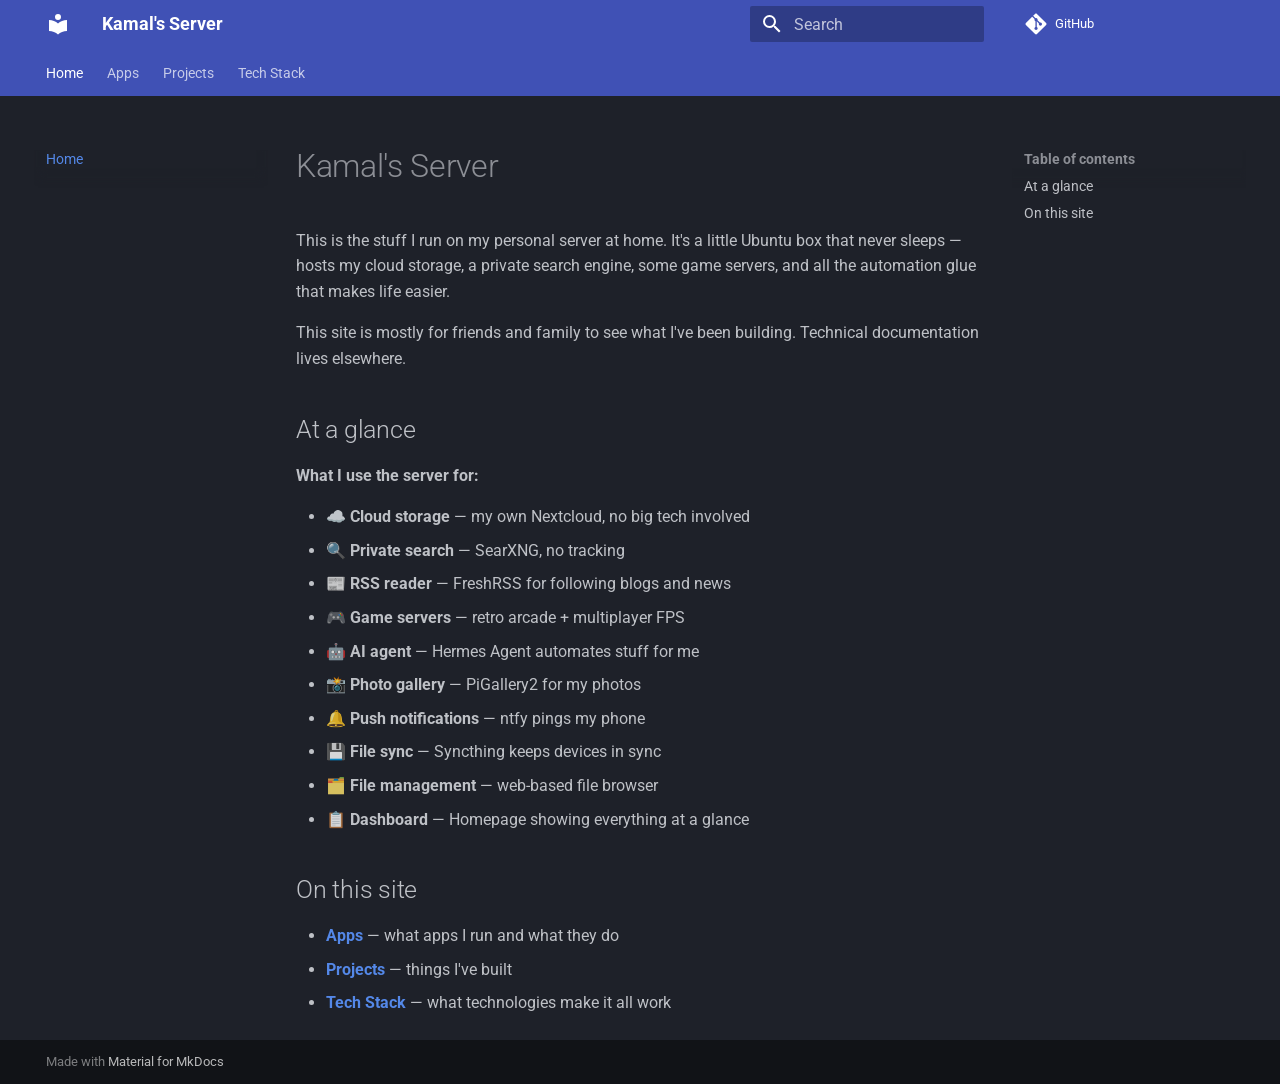
<file: index.html>
<!doctype html>
<html lang="en" class="no-js">
  <head>
    
      <meta charset="utf-8">
      <meta name="viewport" content="width=device-width,initial-scale=1">
      
        <meta name="description" content="What I run on my personal server — for friends and family">
      
      
        <meta name="author" content="Kamal">
      
      
      
      
        <link rel="next" href="apps/">
      
      
        
      
      
      <link rel="icon" href="assets/images/favicon.png">
      <meta name="generator" content="mkdocs-1.6.1, mkdocs-material-9.7.6">
    
    
      
        <title>Kamal's Server</title>
      
    
    
      <link rel="stylesheet" href="assets/stylesheets/main.484c7ddc.min.css">
      
        
        <link rel="stylesheet" href="assets/stylesheets/palette.ab4e12ef.min.css">
      
      


    
    
      
    
    
      
        
        
        <link rel="preconnect" href="https://fonts.gstatic.com" crossorigin>
        <link rel="stylesheet" href="https://fonts.googleapis.com/css?family=Roboto:300,300i,400,400i,700,700i%7CRoboto+Mono:400,400i,700,700i&display=fallback">
        <style>:root{--md-text-font:"Roboto";--md-code-font:"Roboto Mono"}</style>
      
    
    
    <script>__md_scope=new URL(".",location),__md_hash=e=>[...e].reduce(((e,_)=>(e<<5)-e+_.charCodeAt(0)),0),__md_get=(e,_=localStorage,t=__md_scope)=>JSON.parse(_.getItem(t.pathname+"."+e)),__md_set=(e,_,t=localStorage,a=__md_scope)=>{try{t.setItem(a.pathname+"."+e,JSON.stringify(_))}catch(e){}}</script>
    
      

    
    
  </head>
  
  
    
    
    
    
    
    <body dir="ltr" data-md-color-scheme="slate" data-md-color-primary="indigo" data-md-color-accent="indigo">
  
    
    <input class="md-toggle" data-md-toggle="drawer" type="checkbox" id="__drawer" autocomplete="off">
    <input class="md-toggle" data-md-toggle="search" type="checkbox" id="__search" autocomplete="off">
    <label class="md-overlay" for="__drawer"></label>
    <div data-md-component="skip">
      
        
        <a href="#kamals-server" class="md-skip">
          Skip to content
        </a>
      
    </div>
    <div data-md-component="announce">
      
    </div>
    
    
      

<header class="md-header" data-md-component="header">
  <nav class="md-header__inner md-grid" aria-label="Header">
    <a href="." title="Kamal&#39;s Server" class="md-header__button md-logo" aria-label="Kamal's Server" data-md-component="logo">
      
  
  <svg xmlns="http://www.w3.org/2000/svg" viewBox="0 0 24 24"><path d="M12 8a3 3 0 0 0 3-3 3 3 0 0 0-3-3 3 3 0 0 0-3 3 3 3 0 0 0 3 3m0 3.54C9.64 9.35 6.5 8 3 8v11c3.5 0 6.64 1.35 9 3.54 2.36-2.19 5.5-3.54 9-3.54V8c-3.5 0-6.64 1.35-9 3.54"/></svg>

    </a>
    <label class="md-header__button md-icon" for="__drawer">
      
      <svg xmlns="http://www.w3.org/2000/svg" viewBox="0 0 24 24"><path d="M3 6h18v2H3zm0 5h18v2H3zm0 5h18v2H3z"/></svg>
    </label>
    <div class="md-header__title" data-md-component="header-title">
      <div class="md-header__ellipsis">
        <div class="md-header__topic">
          <span class="md-ellipsis">
            Kamal's Server
          </span>
        </div>
        <div class="md-header__topic" data-md-component="header-topic">
          <span class="md-ellipsis">
            
              Home
            
          </span>
        </div>
      </div>
    </div>
    
      
    
    
    
    
      
      
        <label class="md-header__button md-icon" for="__search">
          
          <svg xmlns="http://www.w3.org/2000/svg" viewBox="0 0 24 24"><path d="M9.5 3A6.5 6.5 0 0 1 16 9.5c0 1.61-.59 3.09-1.56 4.23l.27.27h.79l5 5-1.5 1.5-5-5v-.79l-.27-.27A6.52 6.52 0 0 1 9.5 16 6.5 6.5 0 0 1 3 9.5 6.5 6.5 0 0 1 9.5 3m0 2C7 5 5 7 5 9.5S7 14 9.5 14 14 12 14 9.5 12 5 9.5 5"/></svg>
        </label>
        <div class="md-search" data-md-component="search" role="dialog">
  <label class="md-search__overlay" for="__search"></label>
  <div class="md-search__inner" role="search">
    <form class="md-search__form" name="search">
      <input type="text" class="md-search__input" name="query" aria-label="Search" placeholder="Search" autocapitalize="off" autocorrect="off" autocomplete="off" spellcheck="false" data-md-component="search-query" required>
      <label class="md-search__icon md-icon" for="__search">
        
        <svg xmlns="http://www.w3.org/2000/svg" viewBox="0 0 24 24"><path d="M9.5 3A6.5 6.5 0 0 1 16 9.5c0 1.61-.59 3.09-1.56 4.23l.27.27h.79l5 5-1.5 1.5-5-5v-.79l-.27-.27A6.52 6.52 0 0 1 9.5 16 6.5 6.5 0 0 1 3 9.5 6.5 6.5 0 0 1 9.5 3m0 2C7 5 5 7 5 9.5S7 14 9.5 14 14 12 14 9.5 12 5 9.5 5"/></svg>
        
        <svg xmlns="http://www.w3.org/2000/svg" viewBox="0 0 24 24"><path d="M20 11v2H8l5.5 5.5-1.42 1.42L4.16 12l7.92-7.92L13.5 5.5 8 11z"/></svg>
      </label>
      <nav class="md-search__options" aria-label="Search">
        
        <button type="reset" class="md-search__icon md-icon" title="Clear" aria-label="Clear" tabindex="-1">
          
          <svg xmlns="http://www.w3.org/2000/svg" viewBox="0 0 24 24"><path d="M19 6.41 17.59 5 12 10.59 6.41 5 5 6.41 10.59 12 5 17.59 6.41 19 12 13.41 17.59 19 19 17.59 13.41 12z"/></svg>
        </button>
      </nav>
      
    </form>
    <div class="md-search__output">
      <div class="md-search__scrollwrap" tabindex="0" data-md-scrollfix>
        <div class="md-search-result" data-md-component="search-result">
          <div class="md-search-result__meta">
            Initializing search
          </div>
          <ol class="md-search-result__list" role="presentation"></ol>
        </div>
      </div>
    </div>
  </div>
</div>
      
    
    
      <div class="md-header__source">
        <a href="https://github.com/kamalcr7/server-docs-public" title="Go to repository" class="md-source" data-md-component="source">
  <div class="md-source__icon md-icon">
    
    <svg xmlns="http://www.w3.org/2000/svg" viewBox="0 0 448 512"><!--! Font Awesome Free 7.1.0 by @fontawesome - https://fontawesome.com License - https://fontawesome.com/license/free (Icons: CC BY 4.0, Fonts: SIL OFL 1.1, Code: MIT License) Copyright 2025 Fonticons, Inc.--><path d="M439.6 236.1 244 40.5c-5.4-5.5-12.8-8.5-20.4-8.5s-15 3-20.4 8.4L162.5 81l51.5 51.5c27.1-9.1 52.7 16.8 43.4 43.7l49.7 49.7c34.2-11.8 61.2 31 35.5 56.7-26.5 26.5-70.2-2.9-56-37.3L240.3 199v121.9c25.3 12.5 22.3 41.8 9.1 55-6.4 6.4-15.2 10.1-24.3 10.1s-17.8-3.6-24.3-10.1c-17.6-17.6-11.1-46.9 11.2-56v-123c-20.8-8.5-24.6-30.7-18.6-45L142.6 101 8.5 235.1C3 240.6 0 247.9 0 255.5s3 15 8.5 20.4l195.6 195.7c5.4 5.4 12.7 8.4 20.4 8.4s15-3 20.4-8.4l194.7-194.7c5.4-5.4 8.4-12.8 8.4-20.4s-3-15-8.4-20.4"/></svg>
  </div>
  <div class="md-source__repository">
    GitHub
  </div>
</a>
      </div>
    
  </nav>
  
</header>
    
    <div class="md-container" data-md-component="container">
      
      
        
          
            
<nav class="md-tabs" aria-label="Tabs" data-md-component="tabs">
  <div class="md-grid">
    <ul class="md-tabs__list">
      
        
  
  
  
    
  
  
    <li class="md-tabs__item md-tabs__item--active">
      <a href="." class="md-tabs__link">
        
  
  
    
  
  Home

      </a>
    </li>
  

      
        
  
  
  
  
    <li class="md-tabs__item">
      <a href="apps/" class="md-tabs__link">
        
  
  
    
  
  Apps

      </a>
    </li>
  

      
        
  
  
  
  
    <li class="md-tabs__item">
      <a href="projects/" class="md-tabs__link">
        
  
  
    
  
  Projects

      </a>
    </li>
  

      
        
  
  
  
  
    <li class="md-tabs__item">
      <a href="tech-stack/" class="md-tabs__link">
        
  
  
    
  
  Tech Stack

      </a>
    </li>
  

      
    </ul>
  </div>
</nav>
          
        
      
      <main class="md-main" data-md-component="main">
        <div class="md-main__inner md-grid">
          
            
              
              <div class="md-sidebar md-sidebar--primary" data-md-component="sidebar" data-md-type="navigation" >
                <div class="md-sidebar__scrollwrap">
                  <div class="md-sidebar__inner">
                    


  


<nav class="md-nav md-nav--primary md-nav--lifted" aria-label="Navigation" data-md-level="0">
  <label class="md-nav__title" for="__drawer">
    <a href="." title="Kamal&#39;s Server" class="md-nav__button md-logo" aria-label="Kamal's Server" data-md-component="logo">
      
  
  <svg xmlns="http://www.w3.org/2000/svg" viewBox="0 0 24 24"><path d="M12 8a3 3 0 0 0 3-3 3 3 0 0 0-3-3 3 3 0 0 0-3 3 3 3 0 0 0 3 3m0 3.54C9.64 9.35 6.5 8 3 8v11c3.5 0 6.64 1.35 9 3.54 2.36-2.19 5.5-3.54 9-3.54V8c-3.5 0-6.64 1.35-9 3.54"/></svg>

    </a>
    Kamal's Server
  </label>
  
    <div class="md-nav__source">
      <a href="https://github.com/kamalcr7/server-docs-public" title="Go to repository" class="md-source" data-md-component="source">
  <div class="md-source__icon md-icon">
    
    <svg xmlns="http://www.w3.org/2000/svg" viewBox="0 0 448 512"><!--! Font Awesome Free 7.1.0 by @fontawesome - https://fontawesome.com License - https://fontawesome.com/license/free (Icons: CC BY 4.0, Fonts: SIL OFL 1.1, Code: MIT License) Copyright 2025 Fonticons, Inc.--><path d="M439.6 236.1 244 40.5c-5.4-5.5-12.8-8.5-20.4-8.5s-15 3-20.4 8.4L162.5 81l51.5 51.5c27.1-9.1 52.7 16.8 43.4 43.7l49.7 49.7c34.2-11.8 61.2 31 35.5 56.7-26.5 26.5-70.2-2.9-56-37.3L240.3 199v121.9c25.3 12.5 22.3 41.8 9.1 55-6.4 6.4-15.2 10.1-24.3 10.1s-17.8-3.6-24.3-10.1c-17.6-17.6-11.1-46.9 11.2-56v-123c-20.8-8.5-24.6-30.7-18.6-45L142.6 101 8.5 235.1C3 240.6 0 247.9 0 255.5s3 15 8.5 20.4l195.6 195.7c5.4 5.4 12.7 8.4 20.4 8.4s15-3 20.4-8.4l194.7-194.7c5.4-5.4 8.4-12.8 8.4-20.4s-3-15-8.4-20.4"/></svg>
  </div>
  <div class="md-source__repository">
    GitHub
  </div>
</a>
    </div>
  
  <ul class="md-nav__list" data-md-scrollfix>
    
      
      
  
  
    
  
  
  
    <li class="md-nav__item md-nav__item--active">
      
      <input class="md-nav__toggle md-toggle" type="checkbox" id="__toc">
      
      
        
      
      
        <label class="md-nav__link md-nav__link--active" for="__toc">
          
  
  
  <span class="md-ellipsis">
    
  
    Home
  

    
  </span>
  
  

          <span class="md-nav__icon md-icon"></span>
        </label>
      
      <a href="." class="md-nav__link md-nav__link--active">
        
  
  
  <span class="md-ellipsis">
    
  
    Home
  

    
  </span>
  
  

      </a>
      
        

<nav class="md-nav md-nav--secondary" aria-label="Table of contents">
  
  
  
    
  
  
    <label class="md-nav__title" for="__toc">
      <span class="md-nav__icon md-icon"></span>
      Table of contents
    </label>
    <ul class="md-nav__list" data-md-component="toc" data-md-scrollfix>
      
        <li class="md-nav__item">
  <a href="#at-a-glance" class="md-nav__link">
    <span class="md-ellipsis">
      
        At a glance
      
    </span>
  </a>
  
</li>
      
        <li class="md-nav__item">
  <a href="#on-this-site" class="md-nav__link">
    <span class="md-ellipsis">
      
        On this site
      
    </span>
  </a>
  
</li>
      
    </ul>
  
</nav>
      
    </li>
  

    
      
      
  
  
  
  
    <li class="md-nav__item">
      <a href="apps/" class="md-nav__link">
        
  
  
  <span class="md-ellipsis">
    
  
    Apps
  

    
  </span>
  
  

      </a>
    </li>
  

    
      
      
  
  
  
  
    <li class="md-nav__item">
      <a href="projects/" class="md-nav__link">
        
  
  
  <span class="md-ellipsis">
    
  
    Projects
  

    
  </span>
  
  

      </a>
    </li>
  

    
      
      
  
  
  
  
    <li class="md-nav__item">
      <a href="tech-stack/" class="md-nav__link">
        
  
  
  <span class="md-ellipsis">
    
  
    Tech Stack
  

    
  </span>
  
  

      </a>
    </li>
  

    
  </ul>
</nav>
                  </div>
                </div>
              </div>
            
            
              
              <div class="md-sidebar md-sidebar--secondary" data-md-component="sidebar" data-md-type="toc" >
                <div class="md-sidebar__scrollwrap">
                  <div class="md-sidebar__inner">
                    

<nav class="md-nav md-nav--secondary" aria-label="Table of contents">
  
  
  
    
  
  
    <label class="md-nav__title" for="__toc">
      <span class="md-nav__icon md-icon"></span>
      Table of contents
    </label>
    <ul class="md-nav__list" data-md-component="toc" data-md-scrollfix>
      
        <li class="md-nav__item">
  <a href="#at-a-glance" class="md-nav__link">
    <span class="md-ellipsis">
      
        At a glance
      
    </span>
  </a>
  
</li>
      
        <li class="md-nav__item">
  <a href="#on-this-site" class="md-nav__link">
    <span class="md-ellipsis">
      
        On this site
      
    </span>
  </a>
  
</li>
      
    </ul>
  
</nav>
                  </div>
                </div>
              </div>
            
          
          
            <div class="md-content" data-md-component="content">
              
              <article class="md-content__inner md-typeset">
                
                  


  
  


<h1 id="kamals-server">Kamal's Server<a class="headerlink" href="#kamals-server" title="Permanent link">&para;</a></h1>
<p>This is the stuff I run on my personal server at home. It's a little Ubuntu box that never sleeps — hosts my cloud storage, a private search engine, some game servers, and all the automation glue that makes life easier.</p>
<p>This site is mostly for friends and family to see what I've been building. Technical documentation lives elsewhere.</p>
<h2 id="at-a-glance">At a glance<a class="headerlink" href="#at-a-glance" title="Permanent link">&para;</a></h2>
<p><strong>What I use the server for:</strong></p>
<ul>
<li>☁️ <strong>Cloud storage</strong> — my own Nextcloud, no big tech involved</li>
<li>🔍 <strong>Private search</strong> — SearXNG, no tracking</li>
<li>📰 <strong>RSS reader</strong> — FreshRSS for following blogs and news</li>
<li>🎮 <strong>Game servers</strong> — retro arcade + multiplayer FPS</li>
<li>🤖 <strong>AI agent</strong> — Hermes Agent automates stuff for me</li>
<li>📸 <strong>Photo gallery</strong> — PiGallery2 for my photos</li>
<li>🔔 <strong>Push notifications</strong> — ntfy pings my phone</li>
<li>💾 <strong>File sync</strong> — Syncthing keeps devices in sync</li>
<li>🗂️ <strong>File management</strong> — web-based file browser</li>
<li>📋 <strong>Dashboard</strong> — Homepage showing everything at a glance</li>
</ul>
<h2 id="on-this-site">On this site<a class="headerlink" href="#on-this-site" title="Permanent link">&para;</a></h2>
<ul>
<li><strong><a href="apps/">Apps</a></strong> — what apps I run and what they do</li>
<li><strong><a href="projects/">Projects</a></strong> — things I've built</li>
<li><strong><a href="tech-stack/">Tech Stack</a></strong> — what technologies make it all work</li>
</ul>












                
              </article>
            </div>
          
          
<script>var target=document.getElementById(location.hash.slice(1));target&&target.name&&(target.checked=target.name.startsWith("__tabbed_"))</script>
        </div>
        
          <button type="button" class="md-top md-icon" data-md-component="top" hidden>
  
  <svg xmlns="http://www.w3.org/2000/svg" viewBox="0 0 24 24"><path d="M13 20h-2V8l-5.5 5.5-1.42-1.42L12 4.16l7.92 7.92-1.42 1.42L13 8z"/></svg>
  Back to top
</button>
        
      </main>
      
        <footer class="md-footer">
  
  <div class="md-footer-meta md-typeset">
    <div class="md-footer-meta__inner md-grid">
      <div class="md-copyright">
  
  
    Made with
    <a href="https://squidfunk.github.io/mkdocs-material/" target="_blank" rel="noopener">
      Material for MkDocs
    </a>
  
</div>
      
    </div>
  </div>
</footer>
      
    </div>
    <div class="md-dialog" data-md-component="dialog">
      <div class="md-dialog__inner md-typeset"></div>
    </div>
    
    
    
      
      
      <script id="__config" type="application/json">{"annotate": null, "base": ".", "features": ["navigation.tabs", "navigation.top"], "search": "assets/javascripts/workers/search.2c215733.min.js", "tags": null, "translations": {"clipboard.copied": "Copied to clipboard", "clipboard.copy": "Copy to clipboard", "search.result.more.one": "1 more on this page", "search.result.more.other": "# more on this page", "search.result.none": "No matching documents", "search.result.one": "1 matching document", "search.result.other": "# matching documents", "search.result.placeholder": "Type to start searching", "search.result.term.missing": "Missing", "select.version": "Select version"}, "version": null}</script>
    
    
      <script src="assets/javascripts/bundle.79ae519e.min.js"></script>
      
    
  </body>
</html>
</file>
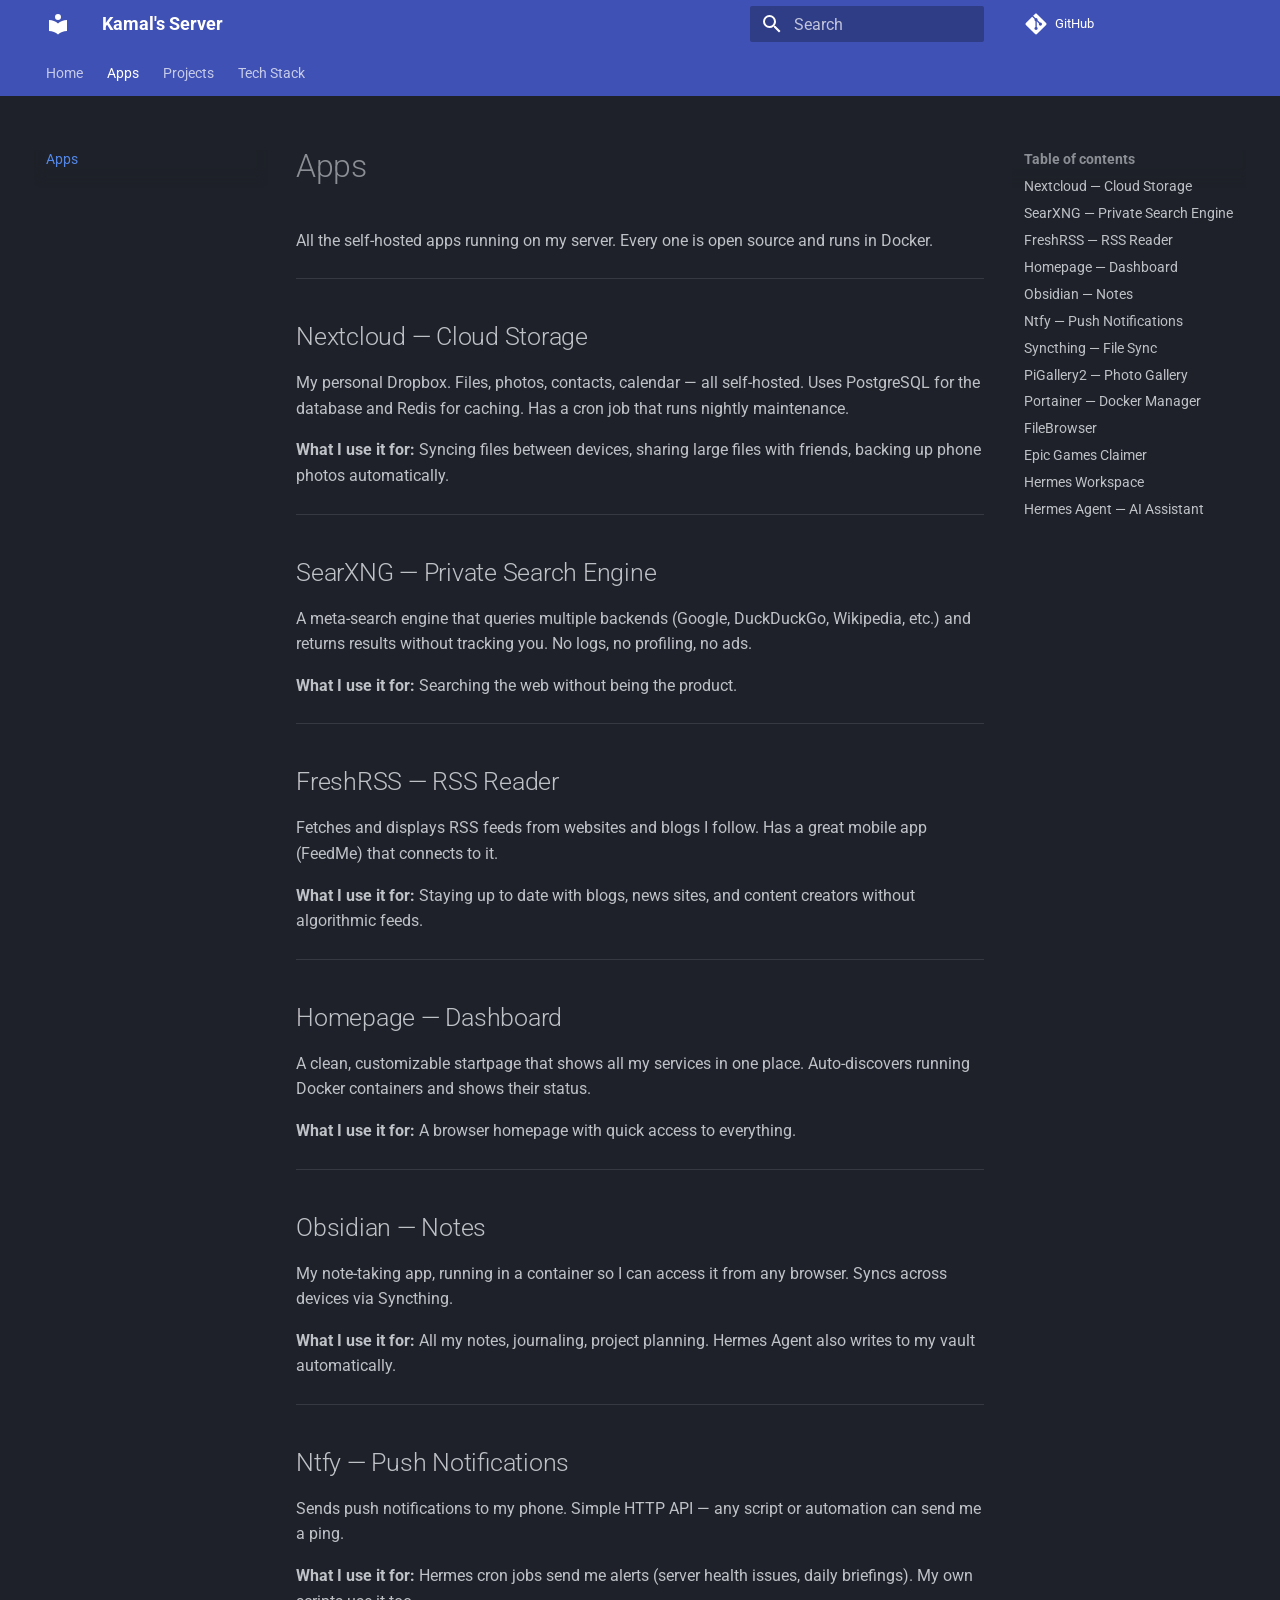
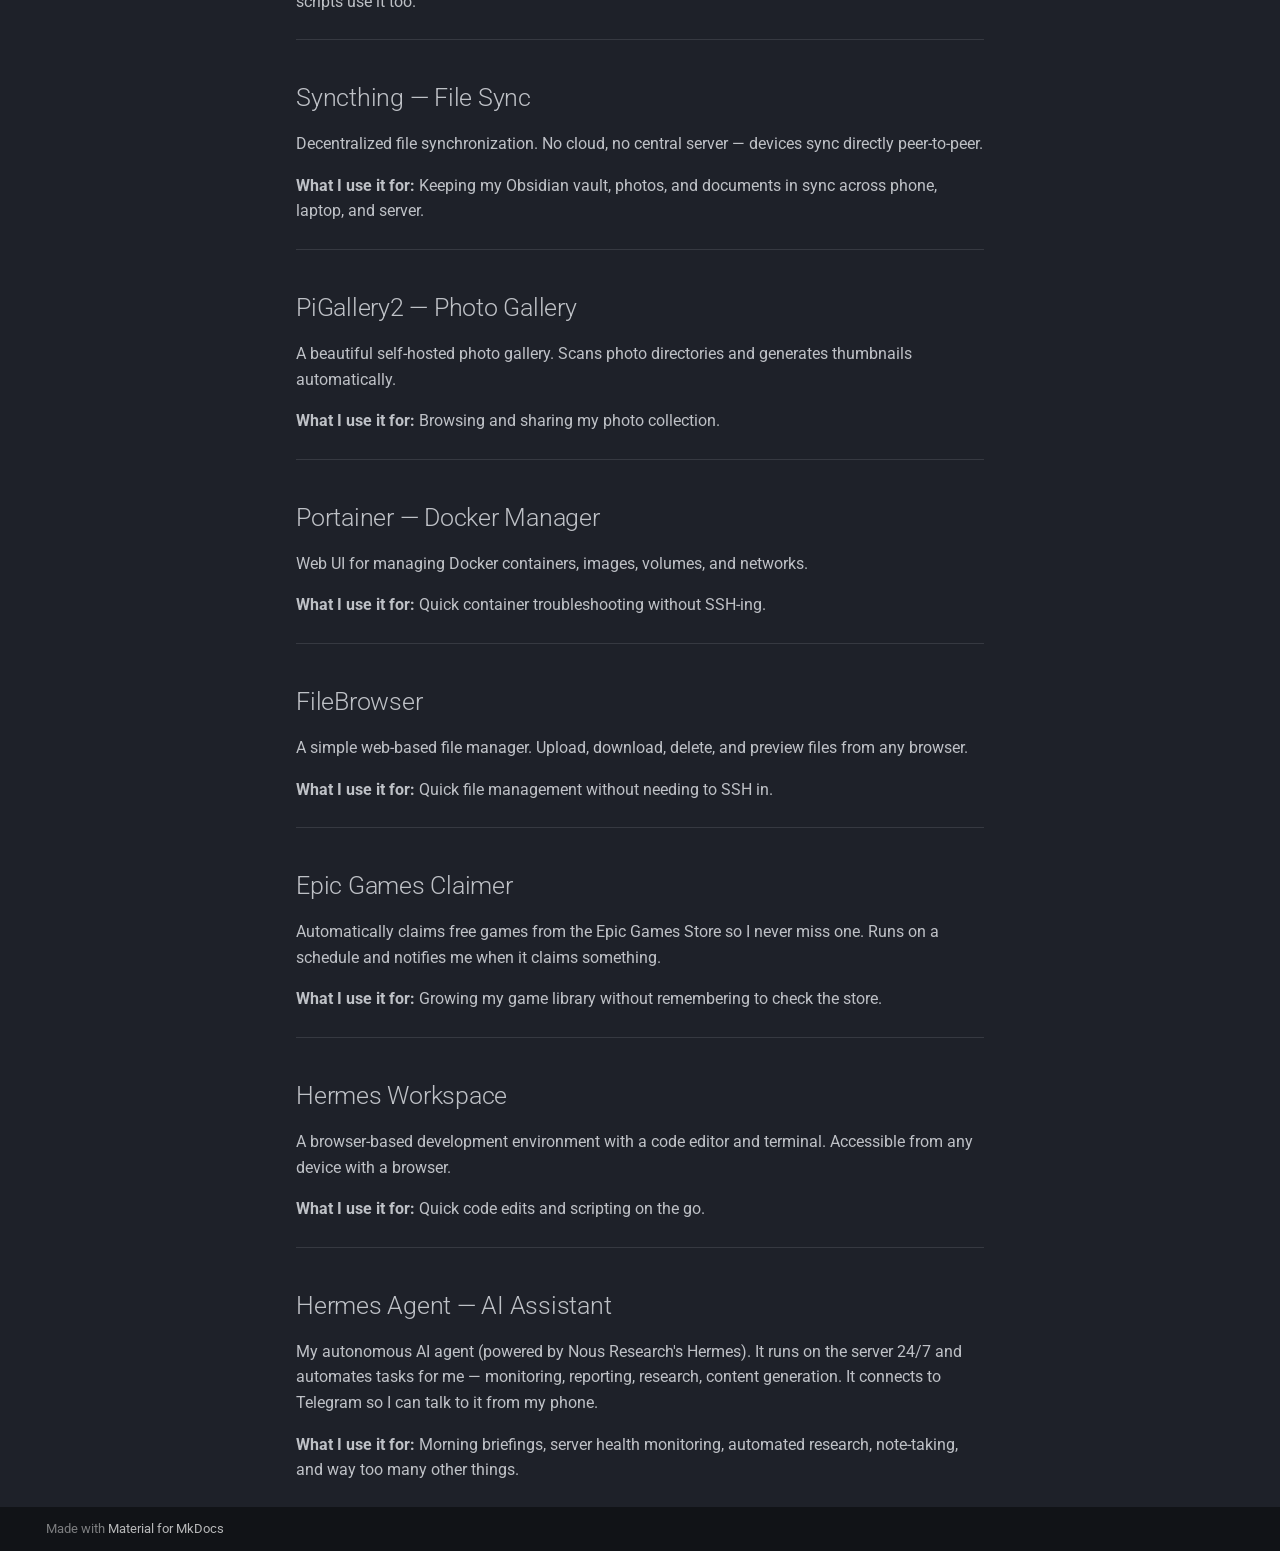
<file: apps/index.html>
<!doctype html>
<html lang="en" class="no-js">
  <head>
    
      <meta charset="utf-8">
      <meta name="viewport" content="width=device-width,initial-scale=1">
      
        <meta name="description" content="What I run on my personal server — for friends and family">
      
      
        <meta name="author" content="Kamal">
      
      
      
        <link rel="prev" href="..">
      
      
        <link rel="next" href="../projects/">
      
      
        
      
      
      <link rel="icon" href="../assets/images/favicon.png">
      <meta name="generator" content="mkdocs-1.6.1, mkdocs-material-9.7.6">
    
    
      
        <title>Apps - Kamal's Server</title>
      
    
    
      <link rel="stylesheet" href="../assets/stylesheets/main.484c7ddc.min.css">
      
        
        <link rel="stylesheet" href="../assets/stylesheets/palette.ab4e12ef.min.css">
      
      


    
    
      
    
    
      
        
        
        <link rel="preconnect" href="https://fonts.gstatic.com" crossorigin>
        <link rel="stylesheet" href="https://fonts.googleapis.com/css?family=Roboto:300,300i,400,400i,700,700i%7CRoboto+Mono:400,400i,700,700i&display=fallback">
        <style>:root{--md-text-font:"Roboto";--md-code-font:"Roboto Mono"}</style>
      
    
    
    <script>__md_scope=new URL("..",location),__md_hash=e=>[...e].reduce(((e,_)=>(e<<5)-e+_.charCodeAt(0)),0),__md_get=(e,_=localStorage,t=__md_scope)=>JSON.parse(_.getItem(t.pathname+"."+e)),__md_set=(e,_,t=localStorage,a=__md_scope)=>{try{t.setItem(a.pathname+"."+e,JSON.stringify(_))}catch(e){}}</script>
    
      

    
    
  </head>
  
  
    
    
    
    
    
    <body dir="ltr" data-md-color-scheme="slate" data-md-color-primary="indigo" data-md-color-accent="indigo">
  
    
    <input class="md-toggle" data-md-toggle="drawer" type="checkbox" id="__drawer" autocomplete="off">
    <input class="md-toggle" data-md-toggle="search" type="checkbox" id="__search" autocomplete="off">
    <label class="md-overlay" for="__drawer"></label>
    <div data-md-component="skip">
      
        
        <a href="#apps" class="md-skip">
          Skip to content
        </a>
      
    </div>
    <div data-md-component="announce">
      
    </div>
    
    
      

<header class="md-header" data-md-component="header">
  <nav class="md-header__inner md-grid" aria-label="Header">
    <a href=".." title="Kamal&#39;s Server" class="md-header__button md-logo" aria-label="Kamal's Server" data-md-component="logo">
      
  
  <svg xmlns="http://www.w3.org/2000/svg" viewBox="0 0 24 24"><path d="M12 8a3 3 0 0 0 3-3 3 3 0 0 0-3-3 3 3 0 0 0-3 3 3 3 0 0 0 3 3m0 3.54C9.64 9.35 6.5 8 3 8v11c3.5 0 6.64 1.35 9 3.54 2.36-2.19 5.5-3.54 9-3.54V8c-3.5 0-6.64 1.35-9 3.54"/></svg>

    </a>
    <label class="md-header__button md-icon" for="__drawer">
      
      <svg xmlns="http://www.w3.org/2000/svg" viewBox="0 0 24 24"><path d="M3 6h18v2H3zm0 5h18v2H3zm0 5h18v2H3z"/></svg>
    </label>
    <div class="md-header__title" data-md-component="header-title">
      <div class="md-header__ellipsis">
        <div class="md-header__topic">
          <span class="md-ellipsis">
            Kamal's Server
          </span>
        </div>
        <div class="md-header__topic" data-md-component="header-topic">
          <span class="md-ellipsis">
            
              Apps
            
          </span>
        </div>
      </div>
    </div>
    
      
    
    
    
    
      
      
        <label class="md-header__button md-icon" for="__search">
          
          <svg xmlns="http://www.w3.org/2000/svg" viewBox="0 0 24 24"><path d="M9.5 3A6.5 6.5 0 0 1 16 9.5c0 1.61-.59 3.09-1.56 4.23l.27.27h.79l5 5-1.5 1.5-5-5v-.79l-.27-.27A6.52 6.52 0 0 1 9.5 16 6.5 6.5 0 0 1 3 9.5 6.5 6.5 0 0 1 9.5 3m0 2C7 5 5 7 5 9.5S7 14 9.5 14 14 12 14 9.5 12 5 9.5 5"/></svg>
        </label>
        <div class="md-search" data-md-component="search" role="dialog">
  <label class="md-search__overlay" for="__search"></label>
  <div class="md-search__inner" role="search">
    <form class="md-search__form" name="search">
      <input type="text" class="md-search__input" name="query" aria-label="Search" placeholder="Search" autocapitalize="off" autocorrect="off" autocomplete="off" spellcheck="false" data-md-component="search-query" required>
      <label class="md-search__icon md-icon" for="__search">
        
        <svg xmlns="http://www.w3.org/2000/svg" viewBox="0 0 24 24"><path d="M9.5 3A6.5 6.5 0 0 1 16 9.5c0 1.61-.59 3.09-1.56 4.23l.27.27h.79l5 5-1.5 1.5-5-5v-.79l-.27-.27A6.52 6.52 0 0 1 9.5 16 6.5 6.5 0 0 1 3 9.5 6.5 6.5 0 0 1 9.5 3m0 2C7 5 5 7 5 9.5S7 14 9.5 14 14 12 14 9.5 12 5 9.5 5"/></svg>
        
        <svg xmlns="http://www.w3.org/2000/svg" viewBox="0 0 24 24"><path d="M20 11v2H8l5.5 5.5-1.42 1.42L4.16 12l7.92-7.92L13.5 5.5 8 11z"/></svg>
      </label>
      <nav class="md-search__options" aria-label="Search">
        
        <button type="reset" class="md-search__icon md-icon" title="Clear" aria-label="Clear" tabindex="-1">
          
          <svg xmlns="http://www.w3.org/2000/svg" viewBox="0 0 24 24"><path d="M19 6.41 17.59 5 12 10.59 6.41 5 5 6.41 10.59 12 5 17.59 6.41 19 12 13.41 17.59 19 19 17.59 13.41 12z"/></svg>
        </button>
      </nav>
      
    </form>
    <div class="md-search__output">
      <div class="md-search__scrollwrap" tabindex="0" data-md-scrollfix>
        <div class="md-search-result" data-md-component="search-result">
          <div class="md-search-result__meta">
            Initializing search
          </div>
          <ol class="md-search-result__list" role="presentation"></ol>
        </div>
      </div>
    </div>
  </div>
</div>
      
    
    
      <div class="md-header__source">
        <a href="https://github.com/kamalcr7/server-docs-public" title="Go to repository" class="md-source" data-md-component="source">
  <div class="md-source__icon md-icon">
    
    <svg xmlns="http://www.w3.org/2000/svg" viewBox="0 0 448 512"><!--! Font Awesome Free 7.1.0 by @fontawesome - https://fontawesome.com License - https://fontawesome.com/license/free (Icons: CC BY 4.0, Fonts: SIL OFL 1.1, Code: MIT License) Copyright 2025 Fonticons, Inc.--><path d="M439.6 236.1 244 40.5c-5.4-5.5-12.8-8.5-20.4-8.5s-15 3-20.4 8.4L162.5 81l51.5 51.5c27.1-9.1 52.7 16.8 43.4 43.7l49.7 49.7c34.2-11.8 61.2 31 35.5 56.7-26.5 26.5-70.2-2.9-56-37.3L240.3 199v121.9c25.3 12.5 22.3 41.8 9.1 55-6.4 6.4-15.2 10.1-24.3 10.1s-17.8-3.6-24.3-10.1c-17.6-17.6-11.1-46.9 11.2-56v-123c-20.8-8.5-24.6-30.7-18.6-45L142.6 101 8.5 235.1C3 240.6 0 247.9 0 255.5s3 15 8.5 20.4l195.6 195.7c5.4 5.4 12.7 8.4 20.4 8.4s15-3 20.4-8.4l194.7-194.7c5.4-5.4 8.4-12.8 8.4-20.4s-3-15-8.4-20.4"/></svg>
  </div>
  <div class="md-source__repository">
    GitHub
  </div>
</a>
      </div>
    
  </nav>
  
</header>
    
    <div class="md-container" data-md-component="container">
      
      
        
          
            
<nav class="md-tabs" aria-label="Tabs" data-md-component="tabs">
  <div class="md-grid">
    <ul class="md-tabs__list">
      
        
  
  
  
  
    <li class="md-tabs__item">
      <a href=".." class="md-tabs__link">
        
  
  
    
  
  Home

      </a>
    </li>
  

      
        
  
  
  
    
  
  
    <li class="md-tabs__item md-tabs__item--active">
      <a href="./" class="md-tabs__link">
        
  
  
    
  
  Apps

      </a>
    </li>
  

      
        
  
  
  
  
    <li class="md-tabs__item">
      <a href="../projects/" class="md-tabs__link">
        
  
  
    
  
  Projects

      </a>
    </li>
  

      
        
  
  
  
  
    <li class="md-tabs__item">
      <a href="../tech-stack/" class="md-tabs__link">
        
  
  
    
  
  Tech Stack

      </a>
    </li>
  

      
    </ul>
  </div>
</nav>
          
        
      
      <main class="md-main" data-md-component="main">
        <div class="md-main__inner md-grid">
          
            
              
              <div class="md-sidebar md-sidebar--primary" data-md-component="sidebar" data-md-type="navigation" >
                <div class="md-sidebar__scrollwrap">
                  <div class="md-sidebar__inner">
                    


  


<nav class="md-nav md-nav--primary md-nav--lifted" aria-label="Navigation" data-md-level="0">
  <label class="md-nav__title" for="__drawer">
    <a href=".." title="Kamal&#39;s Server" class="md-nav__button md-logo" aria-label="Kamal's Server" data-md-component="logo">
      
  
  <svg xmlns="http://www.w3.org/2000/svg" viewBox="0 0 24 24"><path d="M12 8a3 3 0 0 0 3-3 3 3 0 0 0-3-3 3 3 0 0 0-3 3 3 3 0 0 0 3 3m0 3.54C9.64 9.35 6.5 8 3 8v11c3.5 0 6.64 1.35 9 3.54 2.36-2.19 5.5-3.54 9-3.54V8c-3.5 0-6.64 1.35-9 3.54"/></svg>

    </a>
    Kamal's Server
  </label>
  
    <div class="md-nav__source">
      <a href="https://github.com/kamalcr7/server-docs-public" title="Go to repository" class="md-source" data-md-component="source">
  <div class="md-source__icon md-icon">
    
    <svg xmlns="http://www.w3.org/2000/svg" viewBox="0 0 448 512"><!--! Font Awesome Free 7.1.0 by @fontawesome - https://fontawesome.com License - https://fontawesome.com/license/free (Icons: CC BY 4.0, Fonts: SIL OFL 1.1, Code: MIT License) Copyright 2025 Fonticons, Inc.--><path d="M439.6 236.1 244 40.5c-5.4-5.5-12.8-8.5-20.4-8.5s-15 3-20.4 8.4L162.5 81l51.5 51.5c27.1-9.1 52.7 16.8 43.4 43.7l49.7 49.7c34.2-11.8 61.2 31 35.5 56.7-26.5 26.5-70.2-2.9-56-37.3L240.3 199v121.9c25.3 12.5 22.3 41.8 9.1 55-6.4 6.4-15.2 10.1-24.3 10.1s-17.8-3.6-24.3-10.1c-17.6-17.6-11.1-46.9 11.2-56v-123c-20.8-8.5-24.6-30.7-18.6-45L142.6 101 8.5 235.1C3 240.6 0 247.9 0 255.5s3 15 8.5 20.4l195.6 195.7c5.4 5.4 12.7 8.4 20.4 8.4s15-3 20.4-8.4l194.7-194.7c5.4-5.4 8.4-12.8 8.4-20.4s-3-15-8.4-20.4"/></svg>
  </div>
  <div class="md-source__repository">
    GitHub
  </div>
</a>
    </div>
  
  <ul class="md-nav__list" data-md-scrollfix>
    
      
      
  
  
  
  
    <li class="md-nav__item">
      <a href=".." class="md-nav__link">
        
  
  
  <span class="md-ellipsis">
    
  
    Home
  

    
  </span>
  
  

      </a>
    </li>
  

    
      
      
  
  
    
  
  
  
    <li class="md-nav__item md-nav__item--active">
      
      <input class="md-nav__toggle md-toggle" type="checkbox" id="__toc">
      
      
        
      
      
        <label class="md-nav__link md-nav__link--active" for="__toc">
          
  
  
  <span class="md-ellipsis">
    
  
    Apps
  

    
  </span>
  
  

          <span class="md-nav__icon md-icon"></span>
        </label>
      
      <a href="./" class="md-nav__link md-nav__link--active">
        
  
  
  <span class="md-ellipsis">
    
  
    Apps
  

    
  </span>
  
  

      </a>
      
        

<nav class="md-nav md-nav--secondary" aria-label="Table of contents">
  
  
  
    
  
  
    <label class="md-nav__title" for="__toc">
      <span class="md-nav__icon md-icon"></span>
      Table of contents
    </label>
    <ul class="md-nav__list" data-md-component="toc" data-md-scrollfix>
      
        <li class="md-nav__item">
  <a href="#nextcloud-cloud-storage" class="md-nav__link">
    <span class="md-ellipsis">
      
        Nextcloud — Cloud Storage
      
    </span>
  </a>
  
</li>
      
        <li class="md-nav__item">
  <a href="#searxng-private-search-engine" class="md-nav__link">
    <span class="md-ellipsis">
      
        SearXNG — Private Search Engine
      
    </span>
  </a>
  
</li>
      
        <li class="md-nav__item">
  <a href="#freshrss-rss-reader" class="md-nav__link">
    <span class="md-ellipsis">
      
        FreshRSS — RSS Reader
      
    </span>
  </a>
  
</li>
      
        <li class="md-nav__item">
  <a href="#homepage-dashboard" class="md-nav__link">
    <span class="md-ellipsis">
      
        Homepage — Dashboard
      
    </span>
  </a>
  
</li>
      
        <li class="md-nav__item">
  <a href="#obsidian-notes" class="md-nav__link">
    <span class="md-ellipsis">
      
        Obsidian — Notes
      
    </span>
  </a>
  
</li>
      
        <li class="md-nav__item">
  <a href="#ntfy-push-notifications" class="md-nav__link">
    <span class="md-ellipsis">
      
        Ntfy — Push Notifications
      
    </span>
  </a>
  
</li>
      
        <li class="md-nav__item">
  <a href="#syncthing-file-sync" class="md-nav__link">
    <span class="md-ellipsis">
      
        Syncthing — File Sync
      
    </span>
  </a>
  
</li>
      
        <li class="md-nav__item">
  <a href="#pigallery2-photo-gallery" class="md-nav__link">
    <span class="md-ellipsis">
      
        PiGallery2 — Photo Gallery
      
    </span>
  </a>
  
</li>
      
        <li class="md-nav__item">
  <a href="#portainer-docker-manager" class="md-nav__link">
    <span class="md-ellipsis">
      
        Portainer — Docker Manager
      
    </span>
  </a>
  
</li>
      
        <li class="md-nav__item">
  <a href="#filebrowser" class="md-nav__link">
    <span class="md-ellipsis">
      
        FileBrowser
      
    </span>
  </a>
  
</li>
      
        <li class="md-nav__item">
  <a href="#epic-games-claimer" class="md-nav__link">
    <span class="md-ellipsis">
      
        Epic Games Claimer
      
    </span>
  </a>
  
</li>
      
        <li class="md-nav__item">
  <a href="#hermes-workspace" class="md-nav__link">
    <span class="md-ellipsis">
      
        Hermes Workspace
      
    </span>
  </a>
  
</li>
      
        <li class="md-nav__item">
  <a href="#hermes-agent-ai-assistant" class="md-nav__link">
    <span class="md-ellipsis">
      
        Hermes Agent — AI Assistant
      
    </span>
  </a>
  
</li>
      
    </ul>
  
</nav>
      
    </li>
  

    
      
      
  
  
  
  
    <li class="md-nav__item">
      <a href="../projects/" class="md-nav__link">
        
  
  
  <span class="md-ellipsis">
    
  
    Projects
  

    
  </span>
  
  

      </a>
    </li>
  

    
      
      
  
  
  
  
    <li class="md-nav__item">
      <a href="../tech-stack/" class="md-nav__link">
        
  
  
  <span class="md-ellipsis">
    
  
    Tech Stack
  

    
  </span>
  
  

      </a>
    </li>
  

    
  </ul>
</nav>
                  </div>
                </div>
              </div>
            
            
              
              <div class="md-sidebar md-sidebar--secondary" data-md-component="sidebar" data-md-type="toc" >
                <div class="md-sidebar__scrollwrap">
                  <div class="md-sidebar__inner">
                    

<nav class="md-nav md-nav--secondary" aria-label="Table of contents">
  
  
  
    
  
  
    <label class="md-nav__title" for="__toc">
      <span class="md-nav__icon md-icon"></span>
      Table of contents
    </label>
    <ul class="md-nav__list" data-md-component="toc" data-md-scrollfix>
      
        <li class="md-nav__item">
  <a href="#nextcloud-cloud-storage" class="md-nav__link">
    <span class="md-ellipsis">
      
        Nextcloud — Cloud Storage
      
    </span>
  </a>
  
</li>
      
        <li class="md-nav__item">
  <a href="#searxng-private-search-engine" class="md-nav__link">
    <span class="md-ellipsis">
      
        SearXNG — Private Search Engine
      
    </span>
  </a>
  
</li>
      
        <li class="md-nav__item">
  <a href="#freshrss-rss-reader" class="md-nav__link">
    <span class="md-ellipsis">
      
        FreshRSS — RSS Reader
      
    </span>
  </a>
  
</li>
      
        <li class="md-nav__item">
  <a href="#homepage-dashboard" class="md-nav__link">
    <span class="md-ellipsis">
      
        Homepage — Dashboard
      
    </span>
  </a>
  
</li>
      
        <li class="md-nav__item">
  <a href="#obsidian-notes" class="md-nav__link">
    <span class="md-ellipsis">
      
        Obsidian — Notes
      
    </span>
  </a>
  
</li>
      
        <li class="md-nav__item">
  <a href="#ntfy-push-notifications" class="md-nav__link">
    <span class="md-ellipsis">
      
        Ntfy — Push Notifications
      
    </span>
  </a>
  
</li>
      
        <li class="md-nav__item">
  <a href="#syncthing-file-sync" class="md-nav__link">
    <span class="md-ellipsis">
      
        Syncthing — File Sync
      
    </span>
  </a>
  
</li>
      
        <li class="md-nav__item">
  <a href="#pigallery2-photo-gallery" class="md-nav__link">
    <span class="md-ellipsis">
      
        PiGallery2 — Photo Gallery
      
    </span>
  </a>
  
</li>
      
        <li class="md-nav__item">
  <a href="#portainer-docker-manager" class="md-nav__link">
    <span class="md-ellipsis">
      
        Portainer — Docker Manager
      
    </span>
  </a>
  
</li>
      
        <li class="md-nav__item">
  <a href="#filebrowser" class="md-nav__link">
    <span class="md-ellipsis">
      
        FileBrowser
      
    </span>
  </a>
  
</li>
      
        <li class="md-nav__item">
  <a href="#epic-games-claimer" class="md-nav__link">
    <span class="md-ellipsis">
      
        Epic Games Claimer
      
    </span>
  </a>
  
</li>
      
        <li class="md-nav__item">
  <a href="#hermes-workspace" class="md-nav__link">
    <span class="md-ellipsis">
      
        Hermes Workspace
      
    </span>
  </a>
  
</li>
      
        <li class="md-nav__item">
  <a href="#hermes-agent-ai-assistant" class="md-nav__link">
    <span class="md-ellipsis">
      
        Hermes Agent — AI Assistant
      
    </span>
  </a>
  
</li>
      
    </ul>
  
</nav>
                  </div>
                </div>
              </div>
            
          
          
            <div class="md-content" data-md-component="content">
              
              <article class="md-content__inner md-typeset">
                
                  


  
  


<h1 id="apps">Apps<a class="headerlink" href="#apps" title="Permanent link">&para;</a></h1>
<p>All the self-hosted apps running on my server. Every one is open source and runs in Docker.</p>
<hr />
<h2 id="nextcloud-cloud-storage">Nextcloud — Cloud Storage<a class="headerlink" href="#nextcloud-cloud-storage" title="Permanent link">&para;</a></h2>
<p>My personal Dropbox. Files, photos, contacts, calendar — all self-hosted. Uses PostgreSQL for the database and Redis for caching. Has a cron job that runs nightly maintenance.</p>
<p><strong>What I use it for:</strong> Syncing files between devices, sharing large files with friends, backing up phone photos automatically.</p>
<hr />
<h2 id="searxng-private-search-engine">SearXNG — Private Search Engine<a class="headerlink" href="#searxng-private-search-engine" title="Permanent link">&para;</a></h2>
<p>A meta-search engine that queries multiple backends (Google, DuckDuckGo, Wikipedia, etc.) and returns results without tracking you. No logs, no profiling, no ads.</p>
<p><strong>What I use it for:</strong> Searching the web without being the product.</p>
<hr />
<h2 id="freshrss-rss-reader">FreshRSS — RSS Reader<a class="headerlink" href="#freshrss-rss-reader" title="Permanent link">&para;</a></h2>
<p>Fetches and displays RSS feeds from websites and blogs I follow. Has a great mobile app (FeedMe) that connects to it.</p>
<p><strong>What I use it for:</strong> Staying up to date with blogs, news sites, and content creators without algorithmic feeds.</p>
<hr />
<h2 id="homepage-dashboard">Homepage — Dashboard<a class="headerlink" href="#homepage-dashboard" title="Permanent link">&para;</a></h2>
<p>A clean, customizable startpage that shows all my services in one place. Auto-discovers running Docker containers and shows their status.</p>
<p><strong>What I use it for:</strong> A browser homepage with quick access to everything.</p>
<hr />
<h2 id="obsidian-notes">Obsidian — Notes<a class="headerlink" href="#obsidian-notes" title="Permanent link">&para;</a></h2>
<p>My note-taking app, running in a container so I can access it from any browser. Syncs across devices via Syncthing.</p>
<p><strong>What I use it for:</strong> All my notes, journaling, project planning. Hermes Agent also writes to my vault automatically.</p>
<hr />
<h2 id="ntfy-push-notifications">Ntfy — Push Notifications<a class="headerlink" href="#ntfy-push-notifications" title="Permanent link">&para;</a></h2>
<p>Sends push notifications to my phone. Simple HTTP API — any script or automation can send me a ping.</p>
<p><strong>What I use it for:</strong> Hermes cron jobs send me alerts (server health issues, daily briefings). My own scripts use it too.</p>
<hr />
<h2 id="syncthing-file-sync">Syncthing — File Sync<a class="headerlink" href="#syncthing-file-sync" title="Permanent link">&para;</a></h2>
<p>Decentralized file synchronization. No cloud, no central server — devices sync directly peer-to-peer.</p>
<p><strong>What I use it for:</strong> Keeping my Obsidian vault, photos, and documents in sync across phone, laptop, and server.</p>
<hr />
<h2 id="pigallery2-photo-gallery">PiGallery2 — Photo Gallery<a class="headerlink" href="#pigallery2-photo-gallery" title="Permanent link">&para;</a></h2>
<p>A beautiful self-hosted photo gallery. Scans photo directories and generates thumbnails automatically.</p>
<p><strong>What I use it for:</strong> Browsing and sharing my photo collection.</p>
<hr />
<h2 id="portainer-docker-manager">Portainer — Docker Manager<a class="headerlink" href="#portainer-docker-manager" title="Permanent link">&para;</a></h2>
<p>Web UI for managing Docker containers, images, volumes, and networks.</p>
<p><strong>What I use it for:</strong> Quick container troubleshooting without SSH-ing.</p>
<hr />
<h2 id="filebrowser">FileBrowser<a class="headerlink" href="#filebrowser" title="Permanent link">&para;</a></h2>
<p>A simple web-based file manager. Upload, download, delete, and preview files from any browser.</p>
<p><strong>What I use it for:</strong> Quick file management without needing to SSH in.</p>
<hr />
<h2 id="epic-games-claimer">Epic Games Claimer<a class="headerlink" href="#epic-games-claimer" title="Permanent link">&para;</a></h2>
<p>Automatically claims free games from the Epic Games Store so I never miss one. Runs on a schedule and notifies me when it claims something.</p>
<p><strong>What I use it for:</strong> Growing my game library without remembering to check the store.</p>
<hr />
<h2 id="hermes-workspace">Hermes Workspace<a class="headerlink" href="#hermes-workspace" title="Permanent link">&para;</a></h2>
<p>A browser-based development environment with a code editor and terminal. Accessible from any device with a browser.</p>
<p><strong>What I use it for:</strong> Quick code edits and scripting on the go.</p>
<hr />
<h2 id="hermes-agent-ai-assistant">Hermes Agent — AI Assistant<a class="headerlink" href="#hermes-agent-ai-assistant" title="Permanent link">&para;</a></h2>
<p>My autonomous AI agent (powered by Nous Research's Hermes). It runs on the server 24/7 and automates tasks for me — monitoring, reporting, research, content generation. It connects to Telegram so I can talk to it from my phone.</p>
<p><strong>What I use it for:</strong> Morning briefings, server health monitoring, automated research, note-taking, and way too many other things.</p>












                
              </article>
            </div>
          
          
<script>var target=document.getElementById(location.hash.slice(1));target&&target.name&&(target.checked=target.name.startsWith("__tabbed_"))</script>
        </div>
        
          <button type="button" class="md-top md-icon" data-md-component="top" hidden>
  
  <svg xmlns="http://www.w3.org/2000/svg" viewBox="0 0 24 24"><path d="M13 20h-2V8l-5.5 5.5-1.42-1.42L12 4.16l7.92 7.92-1.42 1.42L13 8z"/></svg>
  Back to top
</button>
        
      </main>
      
        <footer class="md-footer">
  
  <div class="md-footer-meta md-typeset">
    <div class="md-footer-meta__inner md-grid">
      <div class="md-copyright">
  
  
    Made with
    <a href="https://squidfunk.github.io/mkdocs-material/" target="_blank" rel="noopener">
      Material for MkDocs
    </a>
  
</div>
      
    </div>
  </div>
</footer>
      
    </div>
    <div class="md-dialog" data-md-component="dialog">
      <div class="md-dialog__inner md-typeset"></div>
    </div>
    
    
    
      
      
      <script id="__config" type="application/json">{"annotate": null, "base": "..", "features": ["navigation.tabs", "navigation.top"], "search": "../assets/javascripts/workers/search.2c215733.min.js", "tags": null, "translations": {"clipboard.copied": "Copied to clipboard", "clipboard.copy": "Copy to clipboard", "search.result.more.one": "1 more on this page", "search.result.more.other": "# more on this page", "search.result.none": "No matching documents", "search.result.one": "1 matching document", "search.result.other": "# matching documents", "search.result.placeholder": "Type to start searching", "search.result.term.missing": "Missing", "select.version": "Select version"}, "version": null}</script>
    
    
      <script src="../assets/javascripts/bundle.79ae519e.min.js"></script>
      
    
  </body>
</html>
</file>
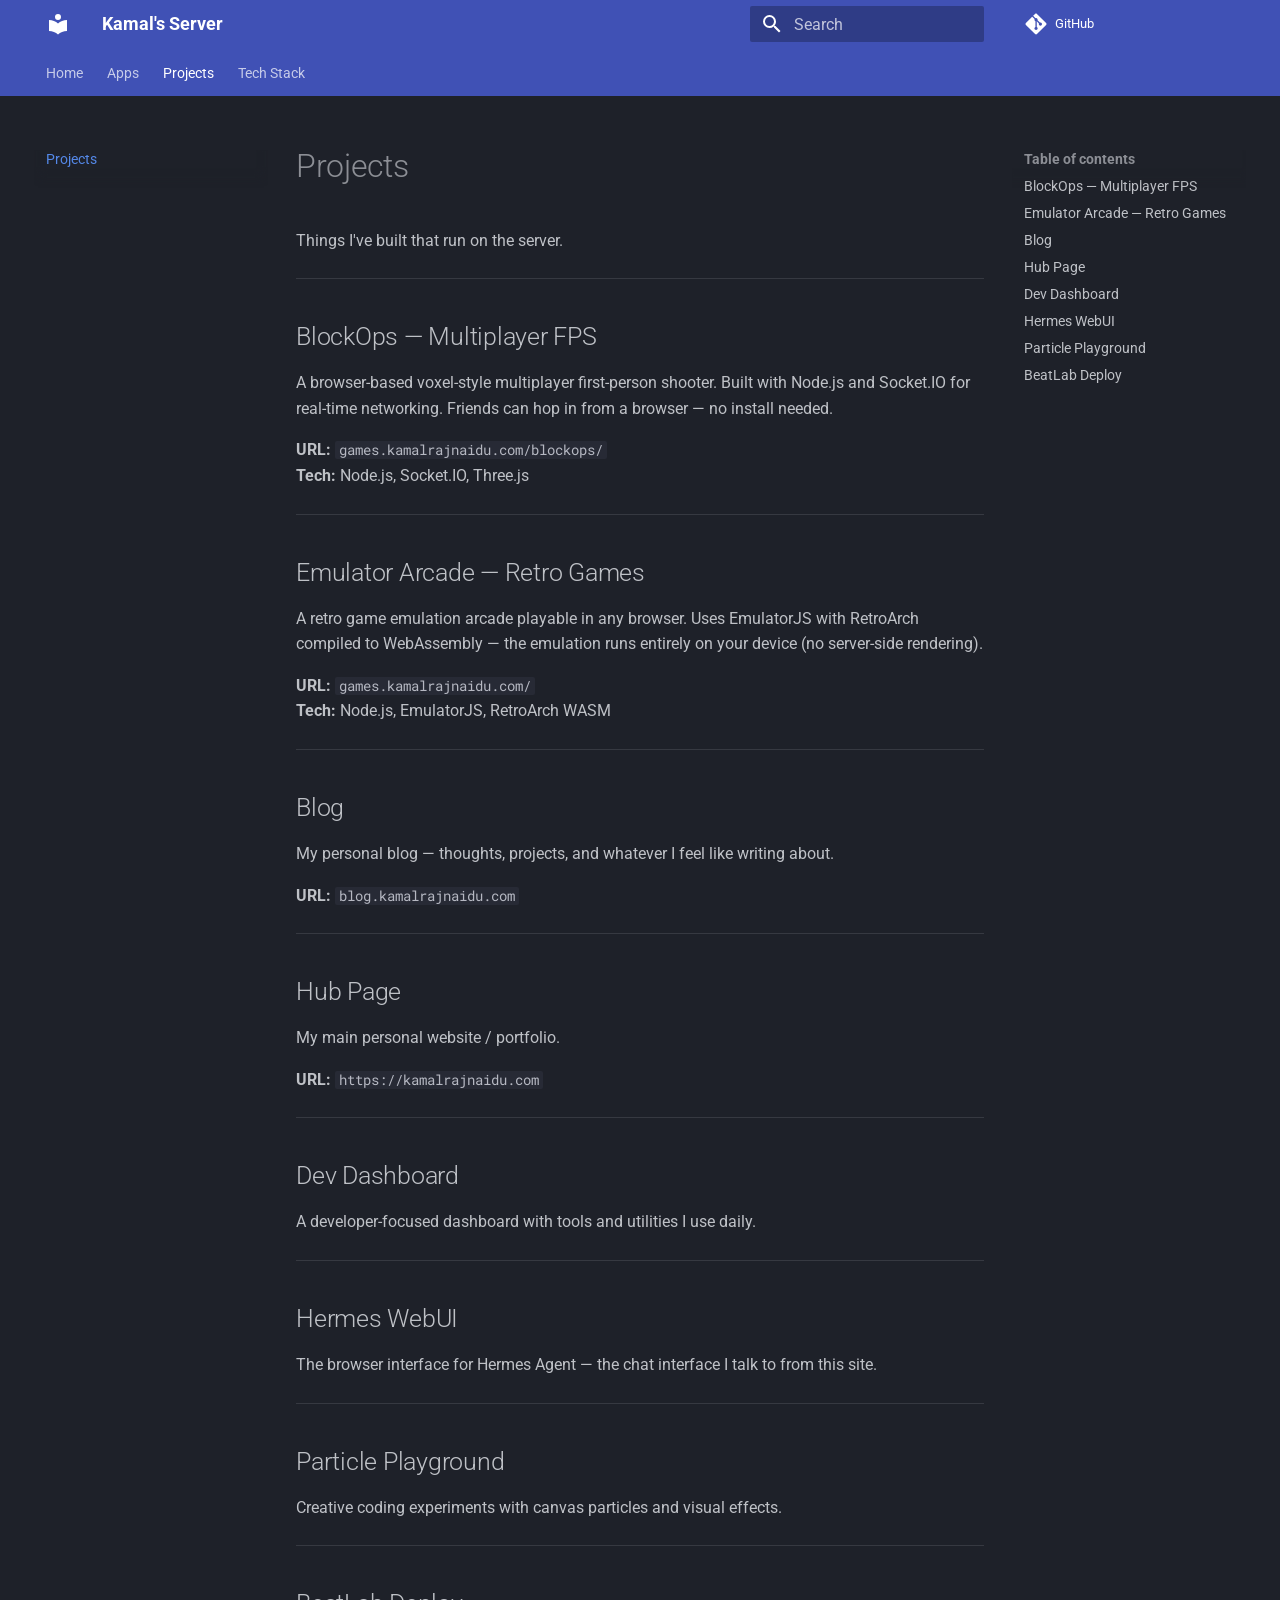
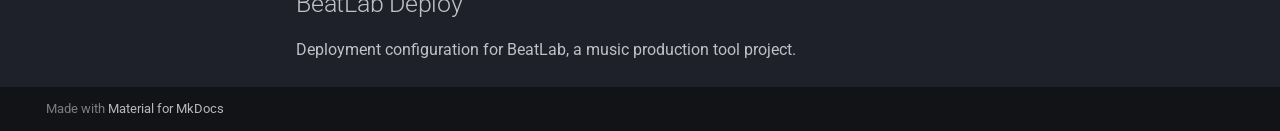
<file: projects/index.html>
<!doctype html>
<html lang="en" class="no-js">
  <head>
    
      <meta charset="utf-8">
      <meta name="viewport" content="width=device-width,initial-scale=1">
      
        <meta name="description" content="What I run on my personal server — for friends and family">
      
      
        <meta name="author" content="Kamal">
      
      
      
        <link rel="prev" href="../apps/">
      
      
        <link rel="next" href="../tech-stack/">
      
      
        
      
      
      <link rel="icon" href="../assets/images/favicon.png">
      <meta name="generator" content="mkdocs-1.6.1, mkdocs-material-9.7.6">
    
    
      
        <title>Projects - Kamal's Server</title>
      
    
    
      <link rel="stylesheet" href="../assets/stylesheets/main.484c7ddc.min.css">
      
        
        <link rel="stylesheet" href="../assets/stylesheets/palette.ab4e12ef.min.css">
      
      


    
    
      
    
    
      
        
        
        <link rel="preconnect" href="https://fonts.gstatic.com" crossorigin>
        <link rel="stylesheet" href="https://fonts.googleapis.com/css?family=Roboto:300,300i,400,400i,700,700i%7CRoboto+Mono:400,400i,700,700i&display=fallback">
        <style>:root{--md-text-font:"Roboto";--md-code-font:"Roboto Mono"}</style>
      
    
    
    <script>__md_scope=new URL("..",location),__md_hash=e=>[...e].reduce(((e,_)=>(e<<5)-e+_.charCodeAt(0)),0),__md_get=(e,_=localStorage,t=__md_scope)=>JSON.parse(_.getItem(t.pathname+"."+e)),__md_set=(e,_,t=localStorage,a=__md_scope)=>{try{t.setItem(a.pathname+"."+e,JSON.stringify(_))}catch(e){}}</script>
    
      

    
    
  </head>
  
  
    
    
    
    
    
    <body dir="ltr" data-md-color-scheme="slate" data-md-color-primary="indigo" data-md-color-accent="indigo">
  
    
    <input class="md-toggle" data-md-toggle="drawer" type="checkbox" id="__drawer" autocomplete="off">
    <input class="md-toggle" data-md-toggle="search" type="checkbox" id="__search" autocomplete="off">
    <label class="md-overlay" for="__drawer"></label>
    <div data-md-component="skip">
      
        
        <a href="#projects" class="md-skip">
          Skip to content
        </a>
      
    </div>
    <div data-md-component="announce">
      
    </div>
    
    
      

<header class="md-header" data-md-component="header">
  <nav class="md-header__inner md-grid" aria-label="Header">
    <a href=".." title="Kamal&#39;s Server" class="md-header__button md-logo" aria-label="Kamal's Server" data-md-component="logo">
      
  
  <svg xmlns="http://www.w3.org/2000/svg" viewBox="0 0 24 24"><path d="M12 8a3 3 0 0 0 3-3 3 3 0 0 0-3-3 3 3 0 0 0-3 3 3 3 0 0 0 3 3m0 3.54C9.64 9.35 6.5 8 3 8v11c3.5 0 6.64 1.35 9 3.54 2.36-2.19 5.5-3.54 9-3.54V8c-3.5 0-6.64 1.35-9 3.54"/></svg>

    </a>
    <label class="md-header__button md-icon" for="__drawer">
      
      <svg xmlns="http://www.w3.org/2000/svg" viewBox="0 0 24 24"><path d="M3 6h18v2H3zm0 5h18v2H3zm0 5h18v2H3z"/></svg>
    </label>
    <div class="md-header__title" data-md-component="header-title">
      <div class="md-header__ellipsis">
        <div class="md-header__topic">
          <span class="md-ellipsis">
            Kamal's Server
          </span>
        </div>
        <div class="md-header__topic" data-md-component="header-topic">
          <span class="md-ellipsis">
            
              Projects
            
          </span>
        </div>
      </div>
    </div>
    
      
    
    
    
    
      
      
        <label class="md-header__button md-icon" for="__search">
          
          <svg xmlns="http://www.w3.org/2000/svg" viewBox="0 0 24 24"><path d="M9.5 3A6.5 6.5 0 0 1 16 9.5c0 1.61-.59 3.09-1.56 4.23l.27.27h.79l5 5-1.5 1.5-5-5v-.79l-.27-.27A6.52 6.52 0 0 1 9.5 16 6.5 6.5 0 0 1 3 9.5 6.5 6.5 0 0 1 9.5 3m0 2C7 5 5 7 5 9.5S7 14 9.5 14 14 12 14 9.5 12 5 9.5 5"/></svg>
        </label>
        <div class="md-search" data-md-component="search" role="dialog">
  <label class="md-search__overlay" for="__search"></label>
  <div class="md-search__inner" role="search">
    <form class="md-search__form" name="search">
      <input type="text" class="md-search__input" name="query" aria-label="Search" placeholder="Search" autocapitalize="off" autocorrect="off" autocomplete="off" spellcheck="false" data-md-component="search-query" required>
      <label class="md-search__icon md-icon" for="__search">
        
        <svg xmlns="http://www.w3.org/2000/svg" viewBox="0 0 24 24"><path d="M9.5 3A6.5 6.5 0 0 1 16 9.5c0 1.61-.59 3.09-1.56 4.23l.27.27h.79l5 5-1.5 1.5-5-5v-.79l-.27-.27A6.52 6.52 0 0 1 9.5 16 6.5 6.5 0 0 1 3 9.5 6.5 6.5 0 0 1 9.5 3m0 2C7 5 5 7 5 9.5S7 14 9.5 14 14 12 14 9.5 12 5 9.5 5"/></svg>
        
        <svg xmlns="http://www.w3.org/2000/svg" viewBox="0 0 24 24"><path d="M20 11v2H8l5.5 5.5-1.42 1.42L4.16 12l7.92-7.92L13.5 5.5 8 11z"/></svg>
      </label>
      <nav class="md-search__options" aria-label="Search">
        
        <button type="reset" class="md-search__icon md-icon" title="Clear" aria-label="Clear" tabindex="-1">
          
          <svg xmlns="http://www.w3.org/2000/svg" viewBox="0 0 24 24"><path d="M19 6.41 17.59 5 12 10.59 6.41 5 5 6.41 10.59 12 5 17.59 6.41 19 12 13.41 17.59 19 19 17.59 13.41 12z"/></svg>
        </button>
      </nav>
      
    </form>
    <div class="md-search__output">
      <div class="md-search__scrollwrap" tabindex="0" data-md-scrollfix>
        <div class="md-search-result" data-md-component="search-result">
          <div class="md-search-result__meta">
            Initializing search
          </div>
          <ol class="md-search-result__list" role="presentation"></ol>
        </div>
      </div>
    </div>
  </div>
</div>
      
    
    
      <div class="md-header__source">
        <a href="https://github.com/kamalcr7/server-docs-public" title="Go to repository" class="md-source" data-md-component="source">
  <div class="md-source__icon md-icon">
    
    <svg xmlns="http://www.w3.org/2000/svg" viewBox="0 0 448 512"><!--! Font Awesome Free 7.1.0 by @fontawesome - https://fontawesome.com License - https://fontawesome.com/license/free (Icons: CC BY 4.0, Fonts: SIL OFL 1.1, Code: MIT License) Copyright 2025 Fonticons, Inc.--><path d="M439.6 236.1 244 40.5c-5.4-5.5-12.8-8.5-20.4-8.5s-15 3-20.4 8.4L162.5 81l51.5 51.5c27.1-9.1 52.7 16.8 43.4 43.7l49.7 49.7c34.2-11.8 61.2 31 35.5 56.7-26.5 26.5-70.2-2.9-56-37.3L240.3 199v121.9c25.3 12.5 22.3 41.8 9.1 55-6.4 6.4-15.2 10.1-24.3 10.1s-17.8-3.6-24.3-10.1c-17.6-17.6-11.1-46.9 11.2-56v-123c-20.8-8.5-24.6-30.7-18.6-45L142.6 101 8.5 235.1C3 240.6 0 247.9 0 255.5s3 15 8.5 20.4l195.6 195.7c5.4 5.4 12.7 8.4 20.4 8.4s15-3 20.4-8.4l194.7-194.7c5.4-5.4 8.4-12.8 8.4-20.4s-3-15-8.4-20.4"/></svg>
  </div>
  <div class="md-source__repository">
    GitHub
  </div>
</a>
      </div>
    
  </nav>
  
</header>
    
    <div class="md-container" data-md-component="container">
      
      
        
          
            
<nav class="md-tabs" aria-label="Tabs" data-md-component="tabs">
  <div class="md-grid">
    <ul class="md-tabs__list">
      
        
  
  
  
  
    <li class="md-tabs__item">
      <a href=".." class="md-tabs__link">
        
  
  
    
  
  Home

      </a>
    </li>
  

      
        
  
  
  
  
    <li class="md-tabs__item">
      <a href="../apps/" class="md-tabs__link">
        
  
  
    
  
  Apps

      </a>
    </li>
  

      
        
  
  
  
    
  
  
    <li class="md-tabs__item md-tabs__item--active">
      <a href="./" class="md-tabs__link">
        
  
  
    
  
  Projects

      </a>
    </li>
  

      
        
  
  
  
  
    <li class="md-tabs__item">
      <a href="../tech-stack/" class="md-tabs__link">
        
  
  
    
  
  Tech Stack

      </a>
    </li>
  

      
    </ul>
  </div>
</nav>
          
        
      
      <main class="md-main" data-md-component="main">
        <div class="md-main__inner md-grid">
          
            
              
              <div class="md-sidebar md-sidebar--primary" data-md-component="sidebar" data-md-type="navigation" >
                <div class="md-sidebar__scrollwrap">
                  <div class="md-sidebar__inner">
                    


  


<nav class="md-nav md-nav--primary md-nav--lifted" aria-label="Navigation" data-md-level="0">
  <label class="md-nav__title" for="__drawer">
    <a href=".." title="Kamal&#39;s Server" class="md-nav__button md-logo" aria-label="Kamal's Server" data-md-component="logo">
      
  
  <svg xmlns="http://www.w3.org/2000/svg" viewBox="0 0 24 24"><path d="M12 8a3 3 0 0 0 3-3 3 3 0 0 0-3-3 3 3 0 0 0-3 3 3 3 0 0 0 3 3m0 3.54C9.64 9.35 6.5 8 3 8v11c3.5 0 6.64 1.35 9 3.54 2.36-2.19 5.5-3.54 9-3.54V8c-3.5 0-6.64 1.35-9 3.54"/></svg>

    </a>
    Kamal's Server
  </label>
  
    <div class="md-nav__source">
      <a href="https://github.com/kamalcr7/server-docs-public" title="Go to repository" class="md-source" data-md-component="source">
  <div class="md-source__icon md-icon">
    
    <svg xmlns="http://www.w3.org/2000/svg" viewBox="0 0 448 512"><!--! Font Awesome Free 7.1.0 by @fontawesome - https://fontawesome.com License - https://fontawesome.com/license/free (Icons: CC BY 4.0, Fonts: SIL OFL 1.1, Code: MIT License) Copyright 2025 Fonticons, Inc.--><path d="M439.6 236.1 244 40.5c-5.4-5.5-12.8-8.5-20.4-8.5s-15 3-20.4 8.4L162.5 81l51.5 51.5c27.1-9.1 52.7 16.8 43.4 43.7l49.7 49.7c34.2-11.8 61.2 31 35.5 56.7-26.5 26.5-70.2-2.9-56-37.3L240.3 199v121.9c25.3 12.5 22.3 41.8 9.1 55-6.4 6.4-15.2 10.1-24.3 10.1s-17.8-3.6-24.3-10.1c-17.6-17.6-11.1-46.9 11.2-56v-123c-20.8-8.5-24.6-30.7-18.6-45L142.6 101 8.5 235.1C3 240.6 0 247.9 0 255.5s3 15 8.5 20.4l195.6 195.7c5.4 5.4 12.7 8.4 20.4 8.4s15-3 20.4-8.4l194.7-194.7c5.4-5.4 8.4-12.8 8.4-20.4s-3-15-8.4-20.4"/></svg>
  </div>
  <div class="md-source__repository">
    GitHub
  </div>
</a>
    </div>
  
  <ul class="md-nav__list" data-md-scrollfix>
    
      
      
  
  
  
  
    <li class="md-nav__item">
      <a href=".." class="md-nav__link">
        
  
  
  <span class="md-ellipsis">
    
  
    Home
  

    
  </span>
  
  

      </a>
    </li>
  

    
      
      
  
  
  
  
    <li class="md-nav__item">
      <a href="../apps/" class="md-nav__link">
        
  
  
  <span class="md-ellipsis">
    
  
    Apps
  

    
  </span>
  
  

      </a>
    </li>
  

    
      
      
  
  
    
  
  
  
    <li class="md-nav__item md-nav__item--active">
      
      <input class="md-nav__toggle md-toggle" type="checkbox" id="__toc">
      
      
        
      
      
        <label class="md-nav__link md-nav__link--active" for="__toc">
          
  
  
  <span class="md-ellipsis">
    
  
    Projects
  

    
  </span>
  
  

          <span class="md-nav__icon md-icon"></span>
        </label>
      
      <a href="./" class="md-nav__link md-nav__link--active">
        
  
  
  <span class="md-ellipsis">
    
  
    Projects
  

    
  </span>
  
  

      </a>
      
        

<nav class="md-nav md-nav--secondary" aria-label="Table of contents">
  
  
  
    
  
  
    <label class="md-nav__title" for="__toc">
      <span class="md-nav__icon md-icon"></span>
      Table of contents
    </label>
    <ul class="md-nav__list" data-md-component="toc" data-md-scrollfix>
      
        <li class="md-nav__item">
  <a href="#blockops-multiplayer-fps" class="md-nav__link">
    <span class="md-ellipsis">
      
        BlockOps — Multiplayer FPS
      
    </span>
  </a>
  
</li>
      
        <li class="md-nav__item">
  <a href="#emulator-arcade-retro-games" class="md-nav__link">
    <span class="md-ellipsis">
      
        Emulator Arcade — Retro Games
      
    </span>
  </a>
  
</li>
      
        <li class="md-nav__item">
  <a href="#blog" class="md-nav__link">
    <span class="md-ellipsis">
      
        Blog
      
    </span>
  </a>
  
</li>
      
        <li class="md-nav__item">
  <a href="#hub-page" class="md-nav__link">
    <span class="md-ellipsis">
      
        Hub Page
      
    </span>
  </a>
  
</li>
      
        <li class="md-nav__item">
  <a href="#dev-dashboard" class="md-nav__link">
    <span class="md-ellipsis">
      
        Dev Dashboard
      
    </span>
  </a>
  
</li>
      
        <li class="md-nav__item">
  <a href="#hermes-webui" class="md-nav__link">
    <span class="md-ellipsis">
      
        Hermes WebUI
      
    </span>
  </a>
  
</li>
      
        <li class="md-nav__item">
  <a href="#particle-playground" class="md-nav__link">
    <span class="md-ellipsis">
      
        Particle Playground
      
    </span>
  </a>
  
</li>
      
        <li class="md-nav__item">
  <a href="#beatlab-deploy" class="md-nav__link">
    <span class="md-ellipsis">
      
        BeatLab Deploy
      
    </span>
  </a>
  
</li>
      
    </ul>
  
</nav>
      
    </li>
  

    
      
      
  
  
  
  
    <li class="md-nav__item">
      <a href="../tech-stack/" class="md-nav__link">
        
  
  
  <span class="md-ellipsis">
    
  
    Tech Stack
  

    
  </span>
  
  

      </a>
    </li>
  

    
  </ul>
</nav>
                  </div>
                </div>
              </div>
            
            
              
              <div class="md-sidebar md-sidebar--secondary" data-md-component="sidebar" data-md-type="toc" >
                <div class="md-sidebar__scrollwrap">
                  <div class="md-sidebar__inner">
                    

<nav class="md-nav md-nav--secondary" aria-label="Table of contents">
  
  
  
    
  
  
    <label class="md-nav__title" for="__toc">
      <span class="md-nav__icon md-icon"></span>
      Table of contents
    </label>
    <ul class="md-nav__list" data-md-component="toc" data-md-scrollfix>
      
        <li class="md-nav__item">
  <a href="#blockops-multiplayer-fps" class="md-nav__link">
    <span class="md-ellipsis">
      
        BlockOps — Multiplayer FPS
      
    </span>
  </a>
  
</li>
      
        <li class="md-nav__item">
  <a href="#emulator-arcade-retro-games" class="md-nav__link">
    <span class="md-ellipsis">
      
        Emulator Arcade — Retro Games
      
    </span>
  </a>
  
</li>
      
        <li class="md-nav__item">
  <a href="#blog" class="md-nav__link">
    <span class="md-ellipsis">
      
        Blog
      
    </span>
  </a>
  
</li>
      
        <li class="md-nav__item">
  <a href="#hub-page" class="md-nav__link">
    <span class="md-ellipsis">
      
        Hub Page
      
    </span>
  </a>
  
</li>
      
        <li class="md-nav__item">
  <a href="#dev-dashboard" class="md-nav__link">
    <span class="md-ellipsis">
      
        Dev Dashboard
      
    </span>
  </a>
  
</li>
      
        <li class="md-nav__item">
  <a href="#hermes-webui" class="md-nav__link">
    <span class="md-ellipsis">
      
        Hermes WebUI
      
    </span>
  </a>
  
</li>
      
        <li class="md-nav__item">
  <a href="#particle-playground" class="md-nav__link">
    <span class="md-ellipsis">
      
        Particle Playground
      
    </span>
  </a>
  
</li>
      
        <li class="md-nav__item">
  <a href="#beatlab-deploy" class="md-nav__link">
    <span class="md-ellipsis">
      
        BeatLab Deploy
      
    </span>
  </a>
  
</li>
      
    </ul>
  
</nav>
                  </div>
                </div>
              </div>
            
          
          
            <div class="md-content" data-md-component="content">
              
              <article class="md-content__inner md-typeset">
                
                  


  
  


<h1 id="projects">Projects<a class="headerlink" href="#projects" title="Permanent link">&para;</a></h1>
<p>Things I've built that run on the server.</p>
<hr />
<h2 id="blockops-multiplayer-fps">BlockOps — Multiplayer FPS<a class="headerlink" href="#blockops-multiplayer-fps" title="Permanent link">&para;</a></h2>
<p>A browser-based voxel-style multiplayer first-person shooter. Built with Node.js and Socket.IO for real-time networking. Friends can hop in from a browser — no install needed.</p>
<p><strong>URL:</strong> <code>games.kamalrajnaidu.com/blockops/</code><br />
<strong>Tech:</strong> Node.js, Socket.IO, Three.js</p>
<hr />
<h2 id="emulator-arcade-retro-games">Emulator Arcade — Retro Games<a class="headerlink" href="#emulator-arcade-retro-games" title="Permanent link">&para;</a></h2>
<p>A retro game emulation arcade playable in any browser. Uses EmulatorJS with RetroArch compiled to WebAssembly — the emulation runs entirely on your device (no server-side rendering).</p>
<p><strong>URL:</strong> <code>games.kamalrajnaidu.com/</code><br />
<strong>Tech:</strong> Node.js, EmulatorJS, RetroArch WASM</p>
<hr />
<h2 id="blog">Blog<a class="headerlink" href="#blog" title="Permanent link">&para;</a></h2>
<p>My personal blog — thoughts, projects, and whatever I feel like writing about.</p>
<p><strong>URL:</strong> <code>blog.kamalrajnaidu.com</code></p>
<hr />
<h2 id="hub-page">Hub Page<a class="headerlink" href="#hub-page" title="Permanent link">&para;</a></h2>
<p>My main personal website / portfolio.</p>
<p><strong>URL:</strong> <code>https://kamalrajnaidu.com</code></p>
<hr />
<h2 id="dev-dashboard">Dev Dashboard<a class="headerlink" href="#dev-dashboard" title="Permanent link">&para;</a></h2>
<p>A developer-focused dashboard with tools and utilities I use daily.</p>
<hr />
<h2 id="hermes-webui">Hermes WebUI<a class="headerlink" href="#hermes-webui" title="Permanent link">&para;</a></h2>
<p>The browser interface for Hermes Agent — the chat interface I talk to from this site.</p>
<hr />
<h2 id="particle-playground">Particle Playground<a class="headerlink" href="#particle-playground" title="Permanent link">&para;</a></h2>
<p>Creative coding experiments with canvas particles and visual effects.</p>
<hr />
<h2 id="beatlab-deploy">BeatLab Deploy<a class="headerlink" href="#beatlab-deploy" title="Permanent link">&para;</a></h2>
<p>Deployment configuration for BeatLab, a music production tool project.</p>












                
              </article>
            </div>
          
          
<script>var target=document.getElementById(location.hash.slice(1));target&&target.name&&(target.checked=target.name.startsWith("__tabbed_"))</script>
        </div>
        
          <button type="button" class="md-top md-icon" data-md-component="top" hidden>
  
  <svg xmlns="http://www.w3.org/2000/svg" viewBox="0 0 24 24"><path d="M13 20h-2V8l-5.5 5.5-1.42-1.42L12 4.16l7.92 7.92-1.42 1.42L13 8z"/></svg>
  Back to top
</button>
        
      </main>
      
        <footer class="md-footer">
  
  <div class="md-footer-meta md-typeset">
    <div class="md-footer-meta__inner md-grid">
      <div class="md-copyright">
  
  
    Made with
    <a href="https://squidfunk.github.io/mkdocs-material/" target="_blank" rel="noopener">
      Material for MkDocs
    </a>
  
</div>
      
    </div>
  </div>
</footer>
      
    </div>
    <div class="md-dialog" data-md-component="dialog">
      <div class="md-dialog__inner md-typeset"></div>
    </div>
    
    
    
      
      
      <script id="__config" type="application/json">{"annotate": null, "base": "..", "features": ["navigation.tabs", "navigation.top"], "search": "../assets/javascripts/workers/search.2c215733.min.js", "tags": null, "translations": {"clipboard.copied": "Copied to clipboard", "clipboard.copy": "Copy to clipboard", "search.result.more.one": "1 more on this page", "search.result.more.other": "# more on this page", "search.result.none": "No matching documents", "search.result.one": "1 matching document", "search.result.other": "# matching documents", "search.result.placeholder": "Type to start searching", "search.result.term.missing": "Missing", "select.version": "Select version"}, "version": null}</script>
    
    
      <script src="../assets/javascripts/bundle.79ae519e.min.js"></script>
      
    
  </body>
</html>
</file>
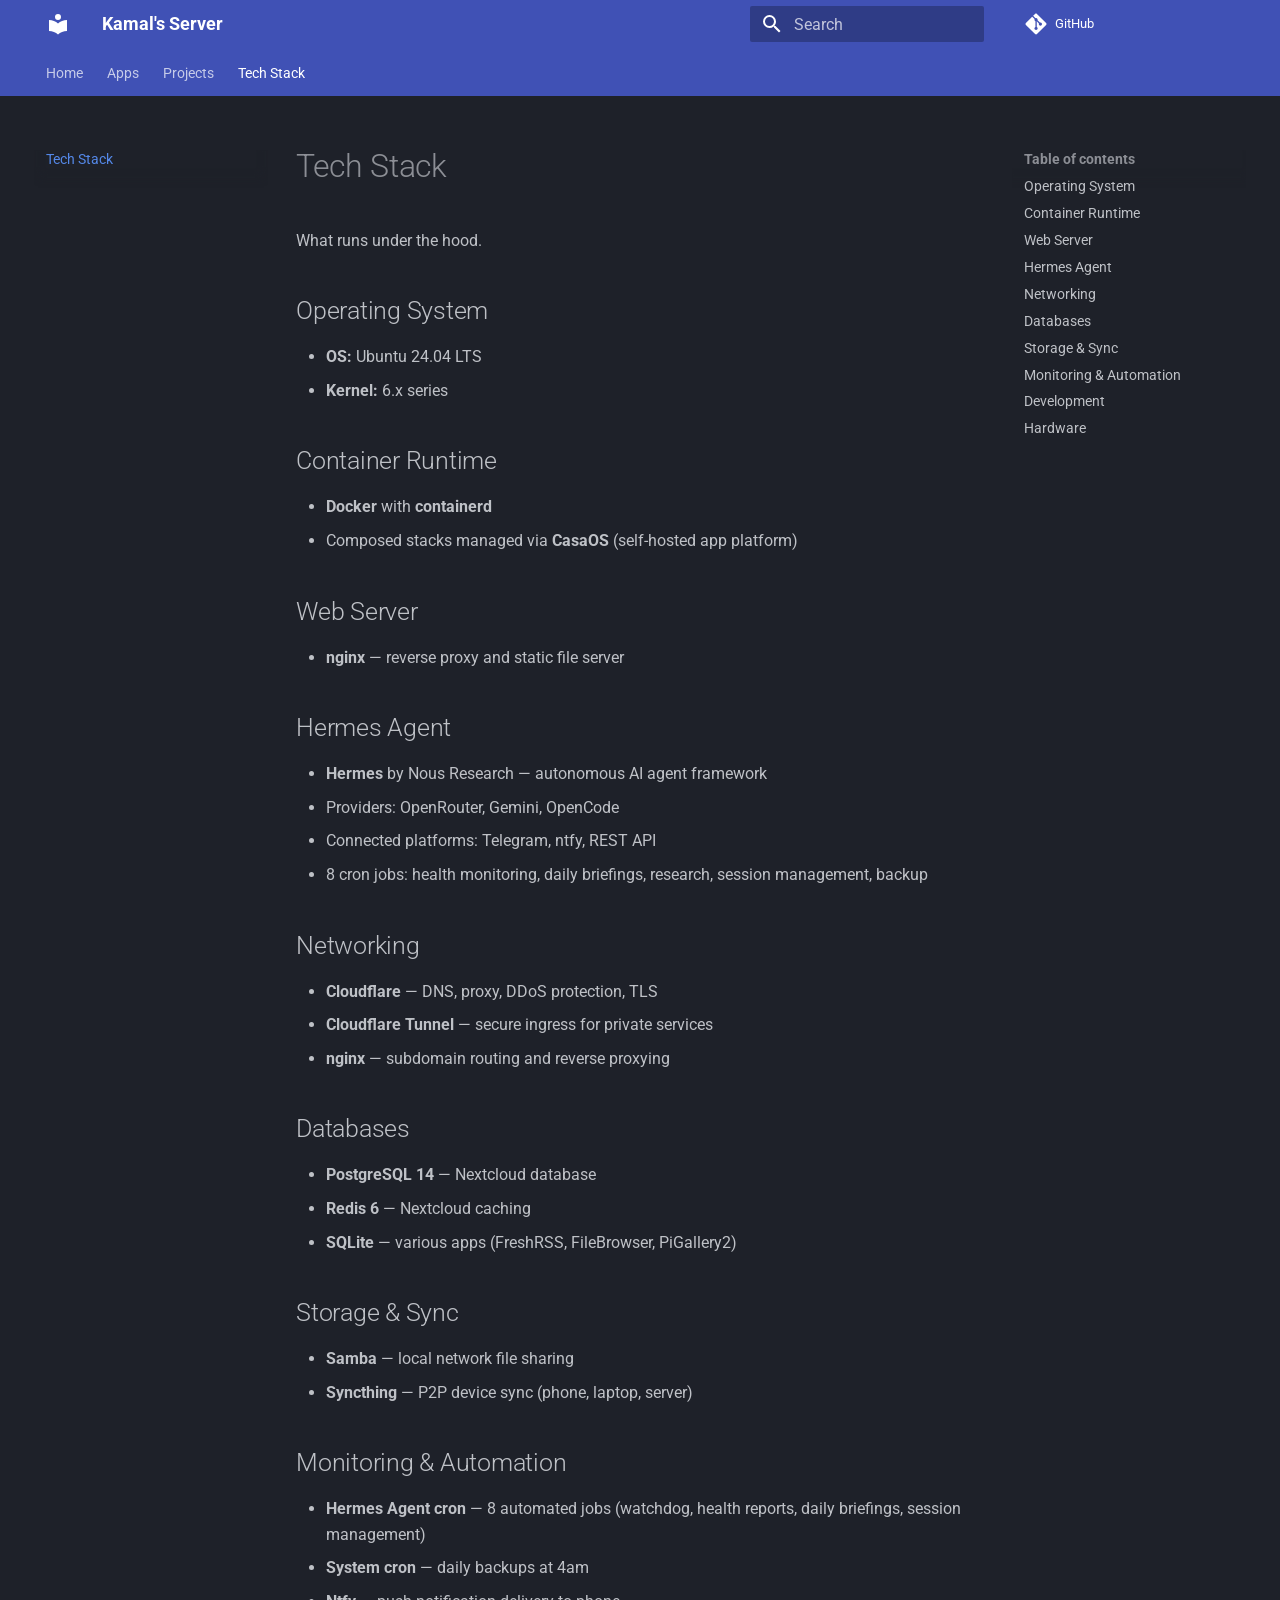
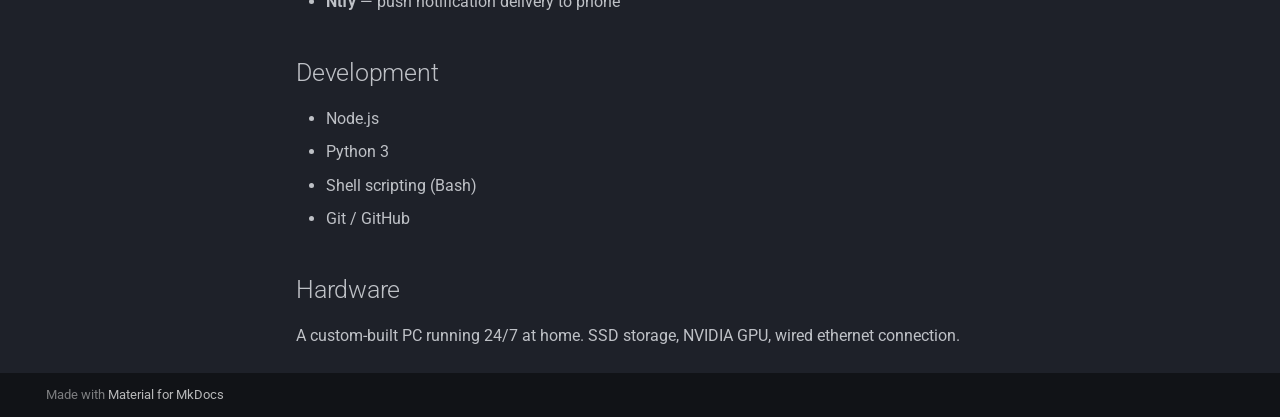
<file: tech-stack/index.html>
<!doctype html>
<html lang="en" class="no-js">
  <head>
    
      <meta charset="utf-8">
      <meta name="viewport" content="width=device-width,initial-scale=1">
      
        <meta name="description" content="What I run on my personal server — for friends and family">
      
      
        <meta name="author" content="Kamal">
      
      
      
        <link rel="prev" href="../projects/">
      
      
      
        
      
      
      <link rel="icon" href="../assets/images/favicon.png">
      <meta name="generator" content="mkdocs-1.6.1, mkdocs-material-9.7.6">
    
    
      
        <title>Tech Stack - Kamal's Server</title>
      
    
    
      <link rel="stylesheet" href="../assets/stylesheets/main.484c7ddc.min.css">
      
        
        <link rel="stylesheet" href="../assets/stylesheets/palette.ab4e12ef.min.css">
      
      


    
    
      
    
    
      
        
        
        <link rel="preconnect" href="https://fonts.gstatic.com" crossorigin>
        <link rel="stylesheet" href="https://fonts.googleapis.com/css?family=Roboto:300,300i,400,400i,700,700i%7CRoboto+Mono:400,400i,700,700i&display=fallback">
        <style>:root{--md-text-font:"Roboto";--md-code-font:"Roboto Mono"}</style>
      
    
    
    <script>__md_scope=new URL("..",location),__md_hash=e=>[...e].reduce(((e,_)=>(e<<5)-e+_.charCodeAt(0)),0),__md_get=(e,_=localStorage,t=__md_scope)=>JSON.parse(_.getItem(t.pathname+"."+e)),__md_set=(e,_,t=localStorage,a=__md_scope)=>{try{t.setItem(a.pathname+"."+e,JSON.stringify(_))}catch(e){}}</script>
    
      

    
    
  </head>
  
  
    
    
    
    
    
    <body dir="ltr" data-md-color-scheme="slate" data-md-color-primary="indigo" data-md-color-accent="indigo">
  
    
    <input class="md-toggle" data-md-toggle="drawer" type="checkbox" id="__drawer" autocomplete="off">
    <input class="md-toggle" data-md-toggle="search" type="checkbox" id="__search" autocomplete="off">
    <label class="md-overlay" for="__drawer"></label>
    <div data-md-component="skip">
      
        
        <a href="#tech-stack" class="md-skip">
          Skip to content
        </a>
      
    </div>
    <div data-md-component="announce">
      
    </div>
    
    
      

<header class="md-header" data-md-component="header">
  <nav class="md-header__inner md-grid" aria-label="Header">
    <a href=".." title="Kamal&#39;s Server" class="md-header__button md-logo" aria-label="Kamal's Server" data-md-component="logo">
      
  
  <svg xmlns="http://www.w3.org/2000/svg" viewBox="0 0 24 24"><path d="M12 8a3 3 0 0 0 3-3 3 3 0 0 0-3-3 3 3 0 0 0-3 3 3 3 0 0 0 3 3m0 3.54C9.64 9.35 6.5 8 3 8v11c3.5 0 6.64 1.35 9 3.54 2.36-2.19 5.5-3.54 9-3.54V8c-3.5 0-6.64 1.35-9 3.54"/></svg>

    </a>
    <label class="md-header__button md-icon" for="__drawer">
      
      <svg xmlns="http://www.w3.org/2000/svg" viewBox="0 0 24 24"><path d="M3 6h18v2H3zm0 5h18v2H3zm0 5h18v2H3z"/></svg>
    </label>
    <div class="md-header__title" data-md-component="header-title">
      <div class="md-header__ellipsis">
        <div class="md-header__topic">
          <span class="md-ellipsis">
            Kamal's Server
          </span>
        </div>
        <div class="md-header__topic" data-md-component="header-topic">
          <span class="md-ellipsis">
            
              Tech Stack
            
          </span>
        </div>
      </div>
    </div>
    
      
    
    
    
    
      
      
        <label class="md-header__button md-icon" for="__search">
          
          <svg xmlns="http://www.w3.org/2000/svg" viewBox="0 0 24 24"><path d="M9.5 3A6.5 6.5 0 0 1 16 9.5c0 1.61-.59 3.09-1.56 4.23l.27.27h.79l5 5-1.5 1.5-5-5v-.79l-.27-.27A6.52 6.52 0 0 1 9.5 16 6.5 6.5 0 0 1 3 9.5 6.5 6.5 0 0 1 9.5 3m0 2C7 5 5 7 5 9.5S7 14 9.5 14 14 12 14 9.5 12 5 9.5 5"/></svg>
        </label>
        <div class="md-search" data-md-component="search" role="dialog">
  <label class="md-search__overlay" for="__search"></label>
  <div class="md-search__inner" role="search">
    <form class="md-search__form" name="search">
      <input type="text" class="md-search__input" name="query" aria-label="Search" placeholder="Search" autocapitalize="off" autocorrect="off" autocomplete="off" spellcheck="false" data-md-component="search-query" required>
      <label class="md-search__icon md-icon" for="__search">
        
        <svg xmlns="http://www.w3.org/2000/svg" viewBox="0 0 24 24"><path d="M9.5 3A6.5 6.5 0 0 1 16 9.5c0 1.61-.59 3.09-1.56 4.23l.27.27h.79l5 5-1.5 1.5-5-5v-.79l-.27-.27A6.52 6.52 0 0 1 9.5 16 6.5 6.5 0 0 1 3 9.5 6.5 6.5 0 0 1 9.5 3m0 2C7 5 5 7 5 9.5S7 14 9.5 14 14 12 14 9.5 12 5 9.5 5"/></svg>
        
        <svg xmlns="http://www.w3.org/2000/svg" viewBox="0 0 24 24"><path d="M20 11v2H8l5.5 5.5-1.42 1.42L4.16 12l7.92-7.92L13.5 5.5 8 11z"/></svg>
      </label>
      <nav class="md-search__options" aria-label="Search">
        
        <button type="reset" class="md-search__icon md-icon" title="Clear" aria-label="Clear" tabindex="-1">
          
          <svg xmlns="http://www.w3.org/2000/svg" viewBox="0 0 24 24"><path d="M19 6.41 17.59 5 12 10.59 6.41 5 5 6.41 10.59 12 5 17.59 6.41 19 12 13.41 17.59 19 19 17.59 13.41 12z"/></svg>
        </button>
      </nav>
      
    </form>
    <div class="md-search__output">
      <div class="md-search__scrollwrap" tabindex="0" data-md-scrollfix>
        <div class="md-search-result" data-md-component="search-result">
          <div class="md-search-result__meta">
            Initializing search
          </div>
          <ol class="md-search-result__list" role="presentation"></ol>
        </div>
      </div>
    </div>
  </div>
</div>
      
    
    
      <div class="md-header__source">
        <a href="https://github.com/kamalcr7/server-docs-public" title="Go to repository" class="md-source" data-md-component="source">
  <div class="md-source__icon md-icon">
    
    <svg xmlns="http://www.w3.org/2000/svg" viewBox="0 0 448 512"><!--! Font Awesome Free 7.1.0 by @fontawesome - https://fontawesome.com License - https://fontawesome.com/license/free (Icons: CC BY 4.0, Fonts: SIL OFL 1.1, Code: MIT License) Copyright 2025 Fonticons, Inc.--><path d="M439.6 236.1 244 40.5c-5.4-5.5-12.8-8.5-20.4-8.5s-15 3-20.4 8.4L162.5 81l51.5 51.5c27.1-9.1 52.7 16.8 43.4 43.7l49.7 49.7c34.2-11.8 61.2 31 35.5 56.7-26.5 26.5-70.2-2.9-56-37.3L240.3 199v121.9c25.3 12.5 22.3 41.8 9.1 55-6.4 6.4-15.2 10.1-24.3 10.1s-17.8-3.6-24.3-10.1c-17.6-17.6-11.1-46.9 11.2-56v-123c-20.8-8.5-24.6-30.7-18.6-45L142.6 101 8.5 235.1C3 240.6 0 247.9 0 255.5s3 15 8.5 20.4l195.6 195.7c5.4 5.4 12.7 8.4 20.4 8.4s15-3 20.4-8.4l194.7-194.7c5.4-5.4 8.4-12.8 8.4-20.4s-3-15-8.4-20.4"/></svg>
  </div>
  <div class="md-source__repository">
    GitHub
  </div>
</a>
      </div>
    
  </nav>
  
</header>
    
    <div class="md-container" data-md-component="container">
      
      
        
          
            
<nav class="md-tabs" aria-label="Tabs" data-md-component="tabs">
  <div class="md-grid">
    <ul class="md-tabs__list">
      
        
  
  
  
  
    <li class="md-tabs__item">
      <a href=".." class="md-tabs__link">
        
  
  
    
  
  Home

      </a>
    </li>
  

      
        
  
  
  
  
    <li class="md-tabs__item">
      <a href="../apps/" class="md-tabs__link">
        
  
  
    
  
  Apps

      </a>
    </li>
  

      
        
  
  
  
  
    <li class="md-tabs__item">
      <a href="../projects/" class="md-tabs__link">
        
  
  
    
  
  Projects

      </a>
    </li>
  

      
        
  
  
  
    
  
  
    <li class="md-tabs__item md-tabs__item--active">
      <a href="./" class="md-tabs__link">
        
  
  
    
  
  Tech Stack

      </a>
    </li>
  

      
    </ul>
  </div>
</nav>
          
        
      
      <main class="md-main" data-md-component="main">
        <div class="md-main__inner md-grid">
          
            
              
              <div class="md-sidebar md-sidebar--primary" data-md-component="sidebar" data-md-type="navigation" >
                <div class="md-sidebar__scrollwrap">
                  <div class="md-sidebar__inner">
                    


  


<nav class="md-nav md-nav--primary md-nav--lifted" aria-label="Navigation" data-md-level="0">
  <label class="md-nav__title" for="__drawer">
    <a href=".." title="Kamal&#39;s Server" class="md-nav__button md-logo" aria-label="Kamal's Server" data-md-component="logo">
      
  
  <svg xmlns="http://www.w3.org/2000/svg" viewBox="0 0 24 24"><path d="M12 8a3 3 0 0 0 3-3 3 3 0 0 0-3-3 3 3 0 0 0-3 3 3 3 0 0 0 3 3m0 3.54C9.64 9.35 6.5 8 3 8v11c3.5 0 6.64 1.35 9 3.54 2.36-2.19 5.5-3.54 9-3.54V8c-3.5 0-6.64 1.35-9 3.54"/></svg>

    </a>
    Kamal's Server
  </label>
  
    <div class="md-nav__source">
      <a href="https://github.com/kamalcr7/server-docs-public" title="Go to repository" class="md-source" data-md-component="source">
  <div class="md-source__icon md-icon">
    
    <svg xmlns="http://www.w3.org/2000/svg" viewBox="0 0 448 512"><!--! Font Awesome Free 7.1.0 by @fontawesome - https://fontawesome.com License - https://fontawesome.com/license/free (Icons: CC BY 4.0, Fonts: SIL OFL 1.1, Code: MIT License) Copyright 2025 Fonticons, Inc.--><path d="M439.6 236.1 244 40.5c-5.4-5.5-12.8-8.5-20.4-8.5s-15 3-20.4 8.4L162.5 81l51.5 51.5c27.1-9.1 52.7 16.8 43.4 43.7l49.7 49.7c34.2-11.8 61.2 31 35.5 56.7-26.5 26.5-70.2-2.9-56-37.3L240.3 199v121.9c25.3 12.5 22.3 41.8 9.1 55-6.4 6.4-15.2 10.1-24.3 10.1s-17.8-3.6-24.3-10.1c-17.6-17.6-11.1-46.9 11.2-56v-123c-20.8-8.5-24.6-30.7-18.6-45L142.6 101 8.5 235.1C3 240.6 0 247.9 0 255.5s3 15 8.5 20.4l195.6 195.7c5.4 5.4 12.7 8.4 20.4 8.4s15-3 20.4-8.4l194.7-194.7c5.4-5.4 8.4-12.8 8.4-20.4s-3-15-8.4-20.4"/></svg>
  </div>
  <div class="md-source__repository">
    GitHub
  </div>
</a>
    </div>
  
  <ul class="md-nav__list" data-md-scrollfix>
    
      
      
  
  
  
  
    <li class="md-nav__item">
      <a href=".." class="md-nav__link">
        
  
  
  <span class="md-ellipsis">
    
  
    Home
  

    
  </span>
  
  

      </a>
    </li>
  

    
      
      
  
  
  
  
    <li class="md-nav__item">
      <a href="../apps/" class="md-nav__link">
        
  
  
  <span class="md-ellipsis">
    
  
    Apps
  

    
  </span>
  
  

      </a>
    </li>
  

    
      
      
  
  
  
  
    <li class="md-nav__item">
      <a href="../projects/" class="md-nav__link">
        
  
  
  <span class="md-ellipsis">
    
  
    Projects
  

    
  </span>
  
  

      </a>
    </li>
  

    
      
      
  
  
    
  
  
  
    <li class="md-nav__item md-nav__item--active">
      
      <input class="md-nav__toggle md-toggle" type="checkbox" id="__toc">
      
      
        
      
      
        <label class="md-nav__link md-nav__link--active" for="__toc">
          
  
  
  <span class="md-ellipsis">
    
  
    Tech Stack
  

    
  </span>
  
  

          <span class="md-nav__icon md-icon"></span>
        </label>
      
      <a href="./" class="md-nav__link md-nav__link--active">
        
  
  
  <span class="md-ellipsis">
    
  
    Tech Stack
  

    
  </span>
  
  

      </a>
      
        

<nav class="md-nav md-nav--secondary" aria-label="Table of contents">
  
  
  
    
  
  
    <label class="md-nav__title" for="__toc">
      <span class="md-nav__icon md-icon"></span>
      Table of contents
    </label>
    <ul class="md-nav__list" data-md-component="toc" data-md-scrollfix>
      
        <li class="md-nav__item">
  <a href="#operating-system" class="md-nav__link">
    <span class="md-ellipsis">
      
        Operating System
      
    </span>
  </a>
  
</li>
      
        <li class="md-nav__item">
  <a href="#container-runtime" class="md-nav__link">
    <span class="md-ellipsis">
      
        Container Runtime
      
    </span>
  </a>
  
</li>
      
        <li class="md-nav__item">
  <a href="#web-server" class="md-nav__link">
    <span class="md-ellipsis">
      
        Web Server
      
    </span>
  </a>
  
</li>
      
        <li class="md-nav__item">
  <a href="#hermes-agent" class="md-nav__link">
    <span class="md-ellipsis">
      
        Hermes Agent
      
    </span>
  </a>
  
</li>
      
        <li class="md-nav__item">
  <a href="#networking" class="md-nav__link">
    <span class="md-ellipsis">
      
        Networking
      
    </span>
  </a>
  
</li>
      
        <li class="md-nav__item">
  <a href="#databases" class="md-nav__link">
    <span class="md-ellipsis">
      
        Databases
      
    </span>
  </a>
  
</li>
      
        <li class="md-nav__item">
  <a href="#storage-sync" class="md-nav__link">
    <span class="md-ellipsis">
      
        Storage &amp; Sync
      
    </span>
  </a>
  
</li>
      
        <li class="md-nav__item">
  <a href="#monitoring-automation" class="md-nav__link">
    <span class="md-ellipsis">
      
        Monitoring &amp; Automation
      
    </span>
  </a>
  
</li>
      
        <li class="md-nav__item">
  <a href="#development" class="md-nav__link">
    <span class="md-ellipsis">
      
        Development
      
    </span>
  </a>
  
</li>
      
        <li class="md-nav__item">
  <a href="#hardware" class="md-nav__link">
    <span class="md-ellipsis">
      
        Hardware
      
    </span>
  </a>
  
</li>
      
    </ul>
  
</nav>
      
    </li>
  

    
  </ul>
</nav>
                  </div>
                </div>
              </div>
            
            
              
              <div class="md-sidebar md-sidebar--secondary" data-md-component="sidebar" data-md-type="toc" >
                <div class="md-sidebar__scrollwrap">
                  <div class="md-sidebar__inner">
                    

<nav class="md-nav md-nav--secondary" aria-label="Table of contents">
  
  
  
    
  
  
    <label class="md-nav__title" for="__toc">
      <span class="md-nav__icon md-icon"></span>
      Table of contents
    </label>
    <ul class="md-nav__list" data-md-component="toc" data-md-scrollfix>
      
        <li class="md-nav__item">
  <a href="#operating-system" class="md-nav__link">
    <span class="md-ellipsis">
      
        Operating System
      
    </span>
  </a>
  
</li>
      
        <li class="md-nav__item">
  <a href="#container-runtime" class="md-nav__link">
    <span class="md-ellipsis">
      
        Container Runtime
      
    </span>
  </a>
  
</li>
      
        <li class="md-nav__item">
  <a href="#web-server" class="md-nav__link">
    <span class="md-ellipsis">
      
        Web Server
      
    </span>
  </a>
  
</li>
      
        <li class="md-nav__item">
  <a href="#hermes-agent" class="md-nav__link">
    <span class="md-ellipsis">
      
        Hermes Agent
      
    </span>
  </a>
  
</li>
      
        <li class="md-nav__item">
  <a href="#networking" class="md-nav__link">
    <span class="md-ellipsis">
      
        Networking
      
    </span>
  </a>
  
</li>
      
        <li class="md-nav__item">
  <a href="#databases" class="md-nav__link">
    <span class="md-ellipsis">
      
        Databases
      
    </span>
  </a>
  
</li>
      
        <li class="md-nav__item">
  <a href="#storage-sync" class="md-nav__link">
    <span class="md-ellipsis">
      
        Storage &amp; Sync
      
    </span>
  </a>
  
</li>
      
        <li class="md-nav__item">
  <a href="#monitoring-automation" class="md-nav__link">
    <span class="md-ellipsis">
      
        Monitoring &amp; Automation
      
    </span>
  </a>
  
</li>
      
        <li class="md-nav__item">
  <a href="#development" class="md-nav__link">
    <span class="md-ellipsis">
      
        Development
      
    </span>
  </a>
  
</li>
      
        <li class="md-nav__item">
  <a href="#hardware" class="md-nav__link">
    <span class="md-ellipsis">
      
        Hardware
      
    </span>
  </a>
  
</li>
      
    </ul>
  
</nav>
                  </div>
                </div>
              </div>
            
          
          
            <div class="md-content" data-md-component="content">
              
              <article class="md-content__inner md-typeset">
                
                  


  
  


<h1 id="tech-stack">Tech Stack<a class="headerlink" href="#tech-stack" title="Permanent link">&para;</a></h1>
<p>What runs under the hood.</p>
<h2 id="operating-system">Operating System<a class="headerlink" href="#operating-system" title="Permanent link">&para;</a></h2>
<ul>
<li><strong>OS:</strong> Ubuntu 24.04 LTS</li>
<li><strong>Kernel:</strong> 6.x series</li>
</ul>
<h2 id="container-runtime">Container Runtime<a class="headerlink" href="#container-runtime" title="Permanent link">&para;</a></h2>
<ul>
<li><strong>Docker</strong> with <strong>containerd</strong></li>
<li>Composed stacks managed via <strong>CasaOS</strong> (self-hosted app platform)</li>
</ul>
<h2 id="web-server">Web Server<a class="headerlink" href="#web-server" title="Permanent link">&para;</a></h2>
<ul>
<li><strong>nginx</strong> — reverse proxy and static file server</li>
</ul>
<h2 id="hermes-agent">Hermes Agent<a class="headerlink" href="#hermes-agent" title="Permanent link">&para;</a></h2>
<ul>
<li><strong>Hermes</strong> by Nous Research — autonomous AI agent framework</li>
<li>Providers: OpenRouter, Gemini, OpenCode</li>
<li>Connected platforms: Telegram, ntfy, REST API</li>
<li>8 cron jobs: health monitoring, daily briefings, research, session management, backup</li>
</ul>
<h2 id="networking">Networking<a class="headerlink" href="#networking" title="Permanent link">&para;</a></h2>
<ul>
<li><strong>Cloudflare</strong> — DNS, proxy, DDoS protection, TLS</li>
<li><strong>Cloudflare Tunnel</strong> — secure ingress for private services</li>
<li><strong>nginx</strong> — subdomain routing and reverse proxying</li>
</ul>
<h2 id="databases">Databases<a class="headerlink" href="#databases" title="Permanent link">&para;</a></h2>
<ul>
<li><strong>PostgreSQL 14</strong> — Nextcloud database</li>
<li><strong>Redis 6</strong> — Nextcloud caching</li>
<li><strong>SQLite</strong> — various apps (FreshRSS, FileBrowser, PiGallery2)</li>
</ul>
<h2 id="storage-sync">Storage &amp; Sync<a class="headerlink" href="#storage-sync" title="Permanent link">&para;</a></h2>
<ul>
<li><strong>Samba</strong> — local network file sharing</li>
<li><strong>Syncthing</strong> — P2P device sync (phone, laptop, server)</li>
</ul>
<h2 id="monitoring-automation">Monitoring &amp; Automation<a class="headerlink" href="#monitoring-automation" title="Permanent link">&para;</a></h2>
<ul>
<li><strong>Hermes Agent cron</strong> — 8 automated jobs (watchdog, health reports, daily briefings, session management)</li>
<li><strong>System cron</strong> — daily backups at 4am</li>
<li><strong>Ntfy</strong> — push notification delivery to phone</li>
</ul>
<h2 id="development">Development<a class="headerlink" href="#development" title="Permanent link">&para;</a></h2>
<ul>
<li>Node.js</li>
<li>Python 3</li>
<li>Shell scripting (Bash)</li>
<li>Git / GitHub</li>
</ul>
<h2 id="hardware">Hardware<a class="headerlink" href="#hardware" title="Permanent link">&para;</a></h2>
<p>A custom-built PC running 24/7 at home. SSD storage, NVIDIA GPU, wired ethernet connection.</p>












                
              </article>
            </div>
          
          
<script>var target=document.getElementById(location.hash.slice(1));target&&target.name&&(target.checked=target.name.startsWith("__tabbed_"))</script>
        </div>
        
          <button type="button" class="md-top md-icon" data-md-component="top" hidden>
  
  <svg xmlns="http://www.w3.org/2000/svg" viewBox="0 0 24 24"><path d="M13 20h-2V8l-5.5 5.5-1.42-1.42L12 4.16l7.92 7.92-1.42 1.42L13 8z"/></svg>
  Back to top
</button>
        
      </main>
      
        <footer class="md-footer">
  
  <div class="md-footer-meta md-typeset">
    <div class="md-footer-meta__inner md-grid">
      <div class="md-copyright">
  
  
    Made with
    <a href="https://squidfunk.github.io/mkdocs-material/" target="_blank" rel="noopener">
      Material for MkDocs
    </a>
  
</div>
      
    </div>
  </div>
</footer>
      
    </div>
    <div class="md-dialog" data-md-component="dialog">
      <div class="md-dialog__inner md-typeset"></div>
    </div>
    
    
    
      
      
      <script id="__config" type="application/json">{"annotate": null, "base": "..", "features": ["navigation.tabs", "navigation.top"], "search": "../assets/javascripts/workers/search.2c215733.min.js", "tags": null, "translations": {"clipboard.copied": "Copied to clipboard", "clipboard.copy": "Copy to clipboard", "search.result.more.one": "1 more on this page", "search.result.more.other": "# more on this page", "search.result.none": "No matching documents", "search.result.one": "1 matching document", "search.result.other": "# matching documents", "search.result.placeholder": "Type to start searching", "search.result.term.missing": "Missing", "select.version": "Select version"}, "version": null}</script>
    
    
      <script src="../assets/javascripts/bundle.79ae519e.min.js"></script>
      
    
  </body>
</html>
</file>
<file: assets/stylesheets/main.484c7ddc.min.css>
@charset "UTF-8";html{-webkit-text-size-adjust:none;-moz-text-size-adjust:none;text-size-adjust:none;box-sizing:border-box}*,:after,:before{box-sizing:inherit}@media (prefers-reduced-motion){*,:after,:before{transition:none!important}}body{margin:0}a,button,input,label{-webkit-tap-highlight-color:transparent}a{color:inherit;text-decoration:none}hr{border:0;box-sizing:initial;display:block;height:.05rem;overflow:visible;padding:0}small{font-size:80%}sub,sup{line-height:1em}img{border-style:none}table{border-collapse:initial;border-spacing:0}td,th{font-weight:400;vertical-align:top}button{background:#0000;border:0;font-family:inherit;font-size:inherit;margin:0;padding:0}input{border:0;outline:none}:root{--md-primary-fg-color:#4051b5;--md-primary-fg-color--light:#5d6cc0;--md-primary-fg-color--dark:#303fa1;--md-primary-bg-color:#fff;--md-primary-bg-color--light:#ffffffb3;--md-accent-fg-color:#526cfe;--md-accent-fg-color--transparent:#526cfe1a;--md-accent-bg-color:#fff;--md-accent-bg-color--light:#ffffffb3}[data-md-color-scheme=default]{color-scheme:light}[data-md-color-scheme=default] img[src$="#gh-dark-mode-only"],[data-md-color-scheme=default] img[src$="#only-dark"]{display:none}:root,[data-md-color-scheme=default]{--md-hue:225deg;--md-default-fg-color:#000000de;--md-default-fg-color--light:#0000008a;--md-default-fg-color--lighter:#00000052;--md-default-fg-color--lightest:#00000012;--md-default-bg-color:#fff;--md-default-bg-color--light:#ffffffb3;--md-default-bg-color--lighter:#ffffff4d;--md-default-bg-color--lightest:#ffffff1f;--md-code-fg-color:#36464e;--md-code-bg-color:#f5f5f5;--md-code-bg-color--light:#f5f5f5b3;--md-code-bg-color--lighter:#f5f5f54d;--md-code-hl-color:#4287ff;--md-code-hl-color--light:#4287ff1a;--md-code-hl-number-color:#d52a2a;--md-code-hl-special-color:#db1457;--md-code-hl-function-color:#a846b9;--md-code-hl-constant-color:#6e59d9;--md-code-hl-keyword-color:#3f6ec6;--md-code-hl-string-color:#1c7d4d;--md-code-hl-name-color:var(--md-code-fg-color);--md-code-hl-operator-color:var(--md-default-fg-color--light);--md-code-hl-punctuation-color:var(--md-default-fg-color--light);--md-code-hl-comment-color:var(--md-default-fg-color--light);--md-code-hl-generic-color:var(--md-default-fg-color--light);--md-code-hl-variable-color:var(--md-default-fg-color--light);--md-typeset-color:var(--md-default-fg-color);--md-typeset-a-color:var(--md-primary-fg-color);--md-typeset-del-color:#f5503d26;--md-typeset-ins-color:#0bd57026;--md-typeset-kbd-color:#fafafa;--md-typeset-kbd-accent-color:#fff;--md-typeset-kbd-border-color:#b8b8b8;--md-typeset-mark-color:#ffff0080;--md-typeset-table-color:#0000001f;--md-typeset-table-color--light:rgba(0,0,0,.035);--md-admonition-fg-color:var(--md-default-fg-color);--md-admonition-bg-color:var(--md-default-bg-color);--md-warning-fg-color:#000000de;--md-warning-bg-color:#ff9;--md-footer-fg-color:#fff;--md-footer-fg-color--light:#ffffffb3;--md-footer-fg-color--lighter:#ffffff73;--md-footer-bg-color:#000000de;--md-footer-bg-color--dark:#00000052;--md-shadow-z1:0 0.2rem 0.5rem #0000000d,0 0 0.05rem #0000001a;--md-shadow-z2:0 0.2rem 0.5rem #0000001a,0 0 0.05rem #00000040;--md-shadow-z3:0 0.2rem 0.5rem #0003,0 0 0.05rem #00000059}.md-icon svg{fill:currentcolor;display:block;height:1.2rem;width:1.2rem}body{-webkit-font-smoothing:antialiased;-moz-osx-font-smoothing:grayscale;--md-text-font-family:var(--md-text-font,_),-apple-system,BlinkMacSystemFont,Helvetica,Arial,sans-serif;--md-code-font-family:var(--md-code-font,_),SFMono-Regular,Consolas,Menlo,monospace}aside,body,input{font-feature-settings:"kern","liga";color:var(--md-typeset-color);font-family:var(--md-text-font-family)}code,kbd,pre{font-feature-settings:"kern";font-family:var(--md-code-font-family)}:root{--md-typeset-table-sort-icon:url('data:image/svg+xml;charset=utf-8,<svg xmlns="http://www.w3.org/2000/svg" viewBox="0 0 24 24"><path d="m18 21-4-4h3V7h-3l4-4 4 4h-3v10h3M2 19v-2h10v2M2 13v-2h7v2M2 7V5h4v2z"/></svg>');--md-typeset-table-sort-icon--asc:url('data:image/svg+xml;charset=utf-8,<svg xmlns="http://www.w3.org/2000/svg" viewBox="0 0 24 24"><path d="M19 17h3l-4 4-4-4h3V3h2M2 17h10v2H2M6 5v2H2V5m0 6h7v2H2z"/></svg>');--md-typeset-table-sort-icon--desc:url('data:image/svg+xml;charset=utf-8,<svg xmlns="http://www.w3.org/2000/svg" viewBox="0 0 24 24"><path d="M19 7h3l-4-4-4 4h3v14h2M2 17h10v2H2M6 5v2H2V5m0 6h7v2H2z"/></svg>')}.md-typeset{-webkit-print-color-adjust:exact;color-adjust:exact;font-size:.8rem;line-height:1.6;overflow-wrap:break-word}@media print{.md-typeset{font-size:.68rem}}.md-typeset blockquote,.md-typeset dl,.md-typeset figure,.md-typeset ol,.md-typeset pre,.md-typeset ul{margin-bottom:1em;margin-top:1em}.md-typeset h1{color:var(--md-default-fg-color--light);font-size:2em;line-height:1.3;margin:0 0 1.25em}.md-typeset h1,.md-typeset h2{font-weight:300;letter-spacing:-.01em}.md-typeset h2{font-size:1.5625em;line-height:1.4;margin:1.6em 0 .64em}.md-typeset h3{font-size:1.25em;font-weight:400;letter-spacing:-.01em;line-height:1.5;margin:1.6em 0 .8em}.md-typeset h2+h3{margin-top:.8em}.md-typeset h4{font-weight:700;letter-spacing:-.01em;margin:1em 0}.md-typeset h5,.md-typeset h6{color:var(--md-default-fg-color--light);font-size:.8em;font-weight:700;letter-spacing:-.01em;margin:1.25em 0}.md-typeset h5{text-transform:uppercase}.md-typeset h5 code{text-transform:none}.md-typeset hr{border-bottom:.05rem solid var(--md-default-fg-color--lightest);display:flow-root;margin:1.5em 0}.md-typeset a{color:var(--md-typeset-a-color);word-break:break-word}.md-typeset a,.md-typeset a:before{transition:color 125ms}.md-typeset a:focus,.md-typeset a:hover{color:var(--md-accent-fg-color)}.md-typeset a:focus code,.md-typeset a:hover code{background-color:var(--md-accent-fg-color--transparent);color:var(--md-accent-fg-color)}.md-typeset a code{color:var(--md-typeset-a-color)}.md-typeset a.focus-visible{outline-color:var(--md-accent-fg-color);outline-offset:.2rem}.md-typeset code,.md-typeset kbd,.md-typeset pre{color:var(--md-code-fg-color);direction:ltr;font-variant-ligatures:none;transition:background-color 125ms}@media print{.md-typeset code,.md-typeset kbd,.md-typeset pre{white-space:pre-wrap}}.md-typeset code{background-color:var(--md-code-bg-color);border-radius:.1rem;-webkit-box-decoration-break:clone;box-decoration-break:clone;font-size:.85em;padding:0 .2941176471em;transition:color 125ms,background-color 125ms;word-break:break-word}.md-typeset code:not(.focus-visible){-webkit-tap-highlight-color:transparent;outline:none}.md-typeset pre{display:flow-root;line-height:1.4;position:relative}.md-typeset pre>code{-webkit-box-decoration-break:slice;box-decoration-break:slice;box-shadow:none;display:block;margin:0;outline-color:var(--md-accent-fg-color);overflow:auto;padding:.7720588235em 1.1764705882em;scrollbar-color:var(--md-default-fg-color--lighter) #0000;scrollbar-width:thin;touch-action:auto;word-break:normal}.md-typeset pre>code:hover{scrollbar-color:var(--md-accent-fg-color) #0000}.md-typeset pre>code::-webkit-scrollbar{height:.2rem;width:.2rem}.md-typeset pre>code::-webkit-scrollbar-thumb{background-color:var(--md-default-fg-color--lighter)}.md-typeset pre>code::-webkit-scrollbar-thumb:hover{background-color:var(--md-accent-fg-color)}.md-typeset kbd{background-color:var(--md-typeset-kbd-color);border-radius:.1rem;box-shadow:0 .1rem 0 .05rem var(--md-typeset-kbd-border-color),0 .1rem 0 var(--md-typeset-kbd-border-color),0 -.1rem .2rem var(--md-typeset-kbd-accent-color) inset;color:var(--md-default-fg-color);display:inline-block;font-size:.75em;padding:0 .6666666667em;vertical-align:text-top;word-break:break-word}.md-typeset mark{background-color:var(--md-typeset-mark-color);-webkit-box-decoration-break:clone;box-decoration-break:clone;color:inherit;word-break:break-word}.md-typeset abbr{cursor:help;text-decoration:none}.md-typeset [data-preview],.md-typeset abbr{border-bottom:.05rem dotted var(--md-default-fg-color--light)}.md-typeset small{opacity:.75}[dir=ltr] .md-typeset sub,[dir=ltr] .md-typeset sup{margin-left:.078125em}[dir=rtl] .md-typeset sub,[dir=rtl] .md-typeset sup{margin-right:.078125em}[dir=ltr] .md-typeset blockquote{padding-left:.6rem}[dir=rtl] .md-typeset blockquote{padding-right:.6rem}[dir=ltr] .md-typeset blockquote{border-left:.2rem solid var(--md-default-fg-color--lighter)}[dir=rtl] .md-typeset blockquote{border-right:.2rem solid var(--md-default-fg-color--lighter)}.md-typeset blockquote{color:var(--md-default-fg-color--light);margin-left:0;margin-right:0}.md-typeset ul{list-style-type:disc}.md-typeset ul[type]{list-style-type:revert-layer}[dir=ltr] .md-typeset ol,[dir=ltr] .md-typeset ul{margin-left:.625em}[dir=rtl] .md-typeset ol,[dir=rtl] .md-typeset ul{margin-right:.625em}.md-typeset ol,.md-typeset ul{padding:0}.md-typeset ol:not([hidden]),.md-typeset ul:not([hidden]){display:flow-root}.md-typeset ol ol,.md-typeset ul ol{list-style-type:lower-alpha}.md-typeset ol ol ol,.md-typeset ul ol ol{list-style-type:lower-roman}.md-typeset ol ol ol ol,.md-typeset ul ol ol ol{list-style-type:upper-alpha}.md-typeset ol ol ol ol ol,.md-typeset ul ol ol ol ol{list-style-type:upper-roman}.md-typeset ol[type],.md-typeset ul[type]{list-style-type:revert-layer}[dir=ltr] .md-typeset ol li,[dir=ltr] .md-typeset ul li{margin-left:1.25em}[dir=rtl] .md-typeset ol li,[dir=rtl] .md-typeset ul li{margin-right:1.25em}.md-typeset ol li,.md-typeset ul li{margin-bottom:.5em}.md-typeset ol li blockquote,.md-typeset ol li p,.md-typeset ul li blockquote,.md-typeset ul li p{margin:.5em 0}.md-typeset ol li:last-child,.md-typeset ul li:last-child{margin-bottom:0}[dir=ltr] .md-typeset ol li ol,[dir=ltr] .md-typeset ol li ul,[dir=ltr] .md-typeset ul li ol,[dir=ltr] .md-typeset ul li ul{margin-left:.625em}[dir=rtl] .md-typeset ol li ol,[dir=rtl] .md-typeset ol li ul,[dir=rtl] .md-typeset ul li ol,[dir=rtl] .md-typeset ul li ul{margin-right:.625em}.md-typeset ol li ol,.md-typeset ol li ul,.md-typeset ul li ol,.md-typeset ul li ul{margin-bottom:.5em;margin-top:.5em}[dir=ltr] .md-typeset dd{margin-left:1.875em}[dir=rtl] .md-typeset dd{margin-right:1.875em}.md-typeset dd{margin-bottom:1.5em;margin-top:1em}.md-typeset img,.md-typeset svg,.md-typeset video{height:auto;max-width:100%}.md-typeset img[align=left]{margin:1em 1em 1em 0}.md-typeset img[align=right]{margin:1em 0 1em 1em}.md-typeset img[align]:only-child{margin-top:0}.md-typeset figure{display:flow-root;margin:1em auto;max-width:100%;text-align:center;width:fit-content}.md-typeset figure img{display:block;margin:0 auto}.md-typeset figcaption{font-style:italic;margin:1em auto;max-width:24rem}.md-typeset iframe{max-width:100%}.md-typeset table:not([class]){background-color:var(--md-default-bg-color);border:.05rem solid var(--md-typeset-table-color);border-radius:.1rem;display:inline-block;font-size:.64rem;max-width:100%;overflow:auto;touch-action:auto}@media print{.md-typeset table:not([class]){display:table}}.md-typeset table:not([class])+*{margin-top:1.5em}.md-typeset table:not([class]) td>:first-child,.md-typeset table:not([class]) th>:first-child{margin-top:0}.md-typeset table:not([class]) td>:last-child,.md-typeset table:not([class]) th>:last-child{margin-bottom:0}.md-typeset table:not([class]) td:not([align]),.md-typeset table:not([class]) th:not([align]){text-align:left}[dir=rtl] .md-typeset table:not([class]) td:not([align]),[dir=rtl] .md-typeset table:not([class]) th:not([align]){text-align:right}.md-typeset table:not([class]) th{font-weight:700;min-width:5rem;padding:.9375em 1.25em;vertical-align:top}.md-typeset table:not([class]) td{border-top:.05rem solid var(--md-typeset-table-color);padding:.9375em 1.25em;vertical-align:top}.md-typeset table:not([class]) tbody tr{transition:background-color 125ms}.md-typeset table:not([class]) tbody tr:hover{background-color:var(--md-typeset-table-color--light);box-shadow:0 .05rem 0 var(--md-default-bg-color) inset}.md-typeset table:not([class]) a{word-break:normal}.md-typeset table th[role=columnheader]{cursor:pointer}[dir=ltr] .md-typeset table th[role=columnheader]:after{margin-left:.5em}[dir=rtl] .md-typeset table th[role=columnheader]:after{margin-right:.5em}.md-typeset table th[role=columnheader]:after{content:"";display:inline-block;height:1.2em;-webkit-mask-image:var(--md-typeset-table-sort-icon);mask-image:var(--md-typeset-table-sort-icon);-webkit-mask-repeat:no-repeat;mask-repeat:no-repeat;-webkit-mask-size:contain;mask-size:contain;transition:background-color 125ms;vertical-align:text-bottom;width:1.2em}.md-typeset table th[role=columnheader]:hover:after{background-color:var(--md-default-fg-color--lighter)}.md-typeset table th[role=columnheader][aria-sort=ascending]:after{background-color:var(--md-default-fg-color--light);-webkit-mask-image:var(--md-typeset-table-sort-icon--asc);mask-image:var(--md-typeset-table-sort-icon--asc)}.md-typeset table th[role=columnheader][aria-sort=descending]:after{background-color:var(--md-default-fg-color--light);-webkit-mask-image:var(--md-typeset-table-sort-icon--desc);mask-image:var(--md-typeset-table-sort-icon--desc)}.md-typeset__scrollwrap{margin:1em -.8rem;overflow-x:auto;touch-action:auto}.md-typeset__table{display:inline-block;margin-bottom:.5em;padding:0 .8rem}@media print{.md-typeset__table{display:block}}html .md-typeset__table table{display:table;margin:0;overflow:hidden;width:100%}@media screen and (max-width:44.984375em){.md-content__inner>pre{margin:1em -.8rem}.md-content__inner>pre code{border-radius:0}}.md-typeset .md-author{border-radius:100%;display:block;flex-shrink:0;height:1.6rem;overflow:hidden;position:relative;transition:color 125ms,transform 125ms;width:1.6rem}.md-typeset .md-author img{display:block}.md-typeset .md-author--more{background:var(--md-default-fg-color--lightest);color:var(--md-default-fg-color--lighter);font-size:.6rem;font-weight:700;line-height:1.6rem;text-align:center}.md-typeset .md-author--long{height:2.4rem;width:2.4rem}.md-typeset a.md-author{transform:scale(1)}.md-typeset a.md-author img{border-radius:100%;filter:grayscale(100%) opacity(75%);transition:filter 125ms}.md-typeset a.md-author:focus,.md-typeset a.md-author:hover{transform:scale(1.1);z-index:1}.md-typeset a.md-author:focus img,.md-typeset a.md-author:hover img{filter:grayscale(0)}.md-banner{background-color:var(--md-footer-bg-color);color:var(--md-footer-fg-color);overflow:auto}@media print{.md-banner{display:none}}.md-banner--warning{background-color:var(--md-warning-bg-color);color:var(--md-warning-fg-color)}.md-banner__inner{font-size:.7rem;margin:.6rem auto;padding:0 .8rem}[dir=ltr] .md-banner__button{float:right}[dir=rtl] .md-banner__button{float:left}.md-banner__button{color:inherit;cursor:pointer;transition:opacity .25s}.no-js .md-banner__button{display:none}.md-banner__button:hover{opacity:.7}html{font-size:125%;height:100%;overflow-x:hidden}@media screen and (min-width:100em){html{font-size:137.5%}}@media screen and (min-width:125em){html{font-size:150%}}body{background-color:var(--md-default-bg-color);display:flex;flex-direction:column;font-size:.5rem;min-height:100%;position:relative;width:100%}@media print{body{display:block}}@media screen and (max-width:59.984375em){body[data-md-scrolllock]{position:fixed}}.md-grid{margin-left:auto;margin-right:auto;max-width:61rem}.md-container{display:flex;flex-direction:column;flex-grow:1}@media print{.md-container{display:block}}.md-main{flex-grow:1}.md-main__inner{display:flex;height:100%;margin-top:1.5rem}.md-ellipsis{overflow:hidden;text-overflow:ellipsis}.md-toggle{display:none}.md-option{height:0;opacity:0;position:absolute;width:0}.md-option:checked+label:not([hidden]){display:block}.md-option.focus-visible+label{outline-color:var(--md-accent-fg-color);outline-style:auto}.md-skip{background-color:var(--md-default-fg-color);border-radius:.1rem;color:var(--md-default-bg-color);font-size:.64rem;margin:.5rem;opacity:0;outline-color:var(--md-accent-fg-color);padding:.3rem .5rem;position:fixed;transform:translateY(.4rem);z-index:-1}.md-skip:focus{opacity:1;transform:translateY(0);transition:transform .25s cubic-bezier(.4,0,.2,1),opacity 175ms 75ms;z-index:10}@page{margin:25mm}:root{--md-clipboard-icon:url('data:image/svg+xml;charset=utf-8,<svg xmlns="http://www.w3.org/2000/svg" viewBox="0 0 24 24"><path d="M19 21H8V7h11m0-2H8a2 2 0 0 0-2 2v14a2 2 0 0 0 2 2h11a2 2 0 0 0 2-2V7a2 2 0 0 0-2-2m-3-4H4a2 2 0 0 0-2 2v14h2V3h12z"/></svg>')}.md-clipboard{border-radius:.1rem;color:var(--md-default-fg-color--lightest);cursor:pointer;height:1.5em;outline-color:var(--md-accent-fg-color);outline-offset:.1rem;transition:color .25s;width:1.5em;z-index:1}@media print{.md-clipboard{display:none}}.md-clipboard:not(.focus-visible){-webkit-tap-highlight-color:transparent;outline:none}:hover>.md-clipboard{color:var(--md-default-fg-color--light)}.md-clipboard:focus,.md-clipboard:hover{color:var(--md-accent-fg-color)}.md-clipboard:after{background-color:currentcolor;content:"";display:block;height:1.125em;margin:0 auto;-webkit-mask-image:var(--md-clipboard-icon);mask-image:var(--md-clipboard-icon);-webkit-mask-position:center;mask-position:center;-webkit-mask-repeat:no-repeat;mask-repeat:no-repeat;-webkit-mask-size:contain;mask-size:contain;width:1.125em}.md-clipboard--inline{cursor:pointer}.md-clipboard--inline code{transition:color .25s,background-color .25s}.md-clipboard--inline:focus code,.md-clipboard--inline:hover code{background-color:var(--md-accent-fg-color--transparent);color:var(--md-accent-fg-color)}:root{--md-code-select-icon:url('data:image/svg+xml;charset=utf-8,<svg xmlns="http://www.w3.org/2000/svg" viewBox="0 0 24 24"><path d="M19 19h-4v2h4c1.1 0 2-.9 2-2v-4h-2m0-12h-4v2h4v4h2V5c0-1.1-.9-2-2-2M5 5h4V3H5c-1.1 0-2 .9-2 2v4h2m0 6H3v4c0 1.1.9 2 2 2h4v-2H5zm2-4h2v2H7zm4 0h2v2h-2zm4 0h2v2h-2zM7 7h2v2H7zm4 0h2v2h-2zm4 0h2v2h-2zm-8 8h2v2H7zm4 0h2v2h-2zm4 0h2v2h-2z"/></svg>');--md-code-copy-icon:url('data:image/svg+xml;charset=utf-8,<svg xmlns="http://www.w3.org/2000/svg" viewBox="0 0 24 24"><path d="M19 21H8V7h11m0-2H8a2 2 0 0 0-2 2v14a2 2 0 0 0 2 2h11a2 2 0 0 0 2-2V7a2 2 0 0 0-2-2m-3-4H4a2 2 0 0 0-2 2v14h2V3h12z"/></svg>')}.md-typeset .md-code__content{display:grid}.md-code__nav{background-color:var(--md-code-bg-color--lighter);border-radius:.1rem;display:flex;gap:.2rem;padding:.2rem;position:absolute;right:.25em;top:.25em;transition:background-color .25s;z-index:1}:hover>.md-code__nav{background-color:var(--md-code-bg-color--light)}.md-code__button{color:var(--md-default-fg-color--lightest);cursor:pointer;display:block;height:1.5em;outline-color:var(--md-accent-fg-color);outline-offset:.1rem;transition:color .25s;width:1.5em}:hover>*>.md-code__button{color:var(--md-default-fg-color--light)}.md-code__button.focus-visible,.md-code__button:hover{color:var(--md-accent-fg-color)}.md-code__button--active{color:var(--md-default-fg-color)!important}.md-code__button:after{background-color:currentcolor;content:"";display:block;height:1.125em;margin:0 auto;-webkit-mask-position:center;mask-position:center;-webkit-mask-repeat:no-repeat;mask-repeat:no-repeat;-webkit-mask-size:contain;mask-size:contain;width:1.125em}.md-code__button[data-md-type=select]:after{-webkit-mask-image:var(--md-code-select-icon);mask-image:var(--md-code-select-icon)}.md-code__button[data-md-type=copy]:after{-webkit-mask-image:var(--md-code-copy-icon);mask-image:var(--md-code-copy-icon)}@keyframes consent{0%{opacity:0;transform:translateY(100%)}to{opacity:1;transform:translateY(0)}}@keyframes overlay{0%{opacity:0}to{opacity:1}}.md-consent__overlay{animation:overlay .25s both;-webkit-backdrop-filter:blur(.1rem);backdrop-filter:blur(.1rem);background-color:#0000008a;height:100%;opacity:1;position:fixed;top:0;width:100%;z-index:5}.md-consent__inner{animation:consent .5s cubic-bezier(.1,.7,.1,1) both;background-color:var(--md-default-bg-color);border:0;border-radius:.1rem;bottom:0;box-shadow:0 0 .2rem #0000001a,0 .2rem .4rem #0003;max-height:100%;overflow:auto;padding:0;position:fixed;width:100%;z-index:5}.md-consent__form{padding:.8rem}.md-consent__settings{display:none;margin:1em 0}input:checked+.md-consent__settings{display:block}.md-consent__controls{margin-bottom:.8rem}.md-typeset .md-consent__controls .md-button{display:inline}@media screen and (max-width:44.984375em){.md-typeset .md-consent__controls .md-button{display:block;margin-top:.4rem;text-align:center;width:100%}}.md-consent label{cursor:pointer}.md-content{flex-grow:1;min-width:0}.md-content__inner{margin:0 .8rem 1.2rem;padding-top:.6rem}@media screen and (min-width:76.25em){[dir=ltr] .md-sidebar--primary:not([hidden])~.md-content>.md-content__inner{margin-left:1.2rem}[dir=ltr] .md-sidebar--secondary:not([hidden])~.md-content>.md-content__inner,[dir=rtl] .md-sidebar--primary:not([hidden])~.md-content>.md-content__inner{margin-right:1.2rem}[dir=rtl] .md-sidebar--secondary:not([hidden])~.md-content>.md-content__inner{margin-left:1.2rem}}.md-content__inner:before{content:"";display:block;height:.4rem}.md-content__inner>:last-child{margin-bottom:0}[dir=ltr] .md-content__button{float:right}[dir=rtl] .md-content__button{float:left}[dir=ltr] .md-content__button{margin-left:.4rem}[dir=rtl] .md-content__button{margin-right:.4rem}.md-content__button{margin:.4rem 0;padding:0}@media print{.md-content__button{display:none}}.md-typeset .md-content__button{color:var(--md-default-fg-color--lighter)}.md-content__button svg{display:inline;vertical-align:top}[dir=rtl] .md-content__button svg{transform:scaleX(-1)}[dir=ltr] .md-dialog{right:.8rem}[dir=rtl] .md-dialog{left:.8rem}.md-dialog{background-color:var(--md-default-fg-color);border-radius:.1rem;bottom:.8rem;box-shadow:var(--md-shadow-z3);min-width:11.1rem;opacity:0;padding:.4rem .6rem;pointer-events:none;position:fixed;transform:translateY(100%);transition:transform 0ms .4s,opacity .4s;z-index:4}@media print{.md-dialog{display:none}}.md-dialog--active{opacity:1;pointer-events:auto;transform:translateY(0);transition:transform .4s cubic-bezier(.075,.85,.175,1),opacity .4s}.md-dialog__inner{color:var(--md-default-bg-color);font-size:.7rem}.md-feedback{margin:2em 0 1em;text-align:center}.md-feedback fieldset{border:none;margin:0;padding:0}.md-feedback__title{font-weight:700;margin:1em auto}.md-feedback__inner{position:relative}.md-feedback__list{display:flex;flex-wrap:wrap;place-content:baseline center;position:relative}.md-feedback__list:hover .md-icon:not(:disabled){color:var(--md-default-fg-color--lighter)}:disabled .md-feedback__list{min-height:1.8rem}.md-feedback__icon{color:var(--md-default-fg-color--light);cursor:pointer;flex-shrink:0;margin:0 .1rem;transition:color 125ms}.md-feedback__icon:not(:disabled).md-icon:hover{color:var(--md-accent-fg-color)}.md-feedback__icon:disabled{color:var(--md-default-fg-color--lightest);pointer-events:none}.md-feedback__note{opacity:0;position:relative;transform:translateY(.4rem);transition:transform .4s cubic-bezier(.1,.7,.1,1),opacity .15s}.md-feedback__note>*{margin:0 auto;max-width:16rem}:disabled .md-feedback__note{opacity:1;transform:translateY(0)}@media print{.md-feedback{display:none}}.md-footer{background-color:var(--md-footer-bg-color);color:var(--md-footer-fg-color)}@media print{.md-footer{display:none}}.md-footer__inner{justify-content:space-between;overflow:auto;padding:.2rem}.md-footer__inner:not([hidden]){display:flex}.md-footer__link{align-items:end;display:flex;flex-grow:0.01;margin-bottom:.4rem;margin-top:1rem;max-width:100%;outline-color:var(--md-accent-fg-color);overflow:hidden;transition:opacity .25s}.md-footer__link:focus,.md-footer__link:hover{opacity:.7}[dir=rtl] .md-footer__link svg{transform:scaleX(-1)}@media screen and (max-width:44.984375em){.md-footer__link--prev{flex-shrink:0}.md-footer__link--prev .md-footer__title{display:none}}[dir=ltr] .md-footer__link--next{margin-left:auto}[dir=rtl] .md-footer__link--next{margin-right:auto}.md-footer__link--next{text-align:right}[dir=rtl] .md-footer__link--next{text-align:left}.md-footer__title{flex-grow:1;font-size:.9rem;margin-bottom:.7rem;max-width:calc(100% - 2.4rem);padding:0 1rem;white-space:nowrap}.md-footer__button{margin:.2rem;padding:.4rem}.md-footer__direction{font-size:.64rem;opacity:.7}.md-footer-meta{background-color:var(--md-footer-bg-color--dark)}.md-footer-meta__inner{display:flex;flex-wrap:wrap;justify-content:space-between;padding:.2rem}html .md-footer-meta.md-typeset a{color:var(--md-footer-fg-color--light)}html .md-footer-meta.md-typeset a:focus,html .md-footer-meta.md-typeset a:hover{color:var(--md-footer-fg-color)}.md-copyright{color:var(--md-footer-fg-color--lighter);font-size:.64rem;margin:auto .6rem;padding:.4rem 0;width:100%}@media screen and (min-width:45em){.md-copyright{width:auto}}.md-copyright__highlight{color:var(--md-footer-fg-color--light)}.md-social{display:inline-flex;gap:.2rem;margin:0 .4rem;padding:.2rem 0 .6rem}@media screen and (min-width:45em){.md-social{padding:.6rem 0}}.md-social__link{display:inline-block;height:1.6rem;text-align:center;width:1.6rem}.md-social__link:before{line-height:1.9}.md-social__link svg{fill:currentcolor;max-height:.8rem;vertical-align:-25%}.md-typeset .md-button{border:.1rem solid;border-radius:.1rem;color:var(--md-primary-fg-color);cursor:pointer;display:inline-block;font-weight:700;padding:.625em 2em;transition:color 125ms,background-color 125ms,border-color 125ms}.md-typeset .md-button--primary{background-color:var(--md-primary-fg-color);border-color:var(--md-primary-fg-color);color:var(--md-primary-bg-color)}.md-typeset .md-button:focus,.md-typeset .md-button:hover{background-color:var(--md-accent-fg-color);border-color:var(--md-accent-fg-color);color:var(--md-accent-bg-color)}[dir=ltr] .md-typeset .md-input{border-top-left-radius:.1rem}[dir=ltr] .md-typeset .md-input,[dir=rtl] .md-typeset .md-input{border-top-right-radius:.1rem}[dir=rtl] .md-typeset .md-input{border-top-left-radius:.1rem}.md-typeset .md-input{border-bottom:.1rem solid var(--md-default-fg-color--lighter);box-shadow:var(--md-shadow-z1);font-size:.8rem;height:1.8rem;padding:0 .6rem;transition:border .25s,box-shadow .25s}.md-typeset .md-input:focus,.md-typeset .md-input:hover{border-bottom-color:var(--md-accent-fg-color);box-shadow:var(--md-shadow-z2)}.md-typeset .md-input--stretch{width:100%}.md-header{background-color:var(--md-primary-fg-color);box-shadow:0 0 .2rem #0000,0 .2rem .4rem #0000;color:var(--md-primary-bg-color);display:block;left:0;position:sticky;right:0;top:0;z-index:4}@media print{.md-header{display:none}}.md-header[hidden]{transform:translateY(-100%);transition:transform .25s cubic-bezier(.8,0,.6,1),box-shadow .25s}.md-header--shadow{box-shadow:0 0 .2rem #0000001a,0 .2rem .4rem #0003;transition:transform .25s cubic-bezier(.1,.7,.1,1),box-shadow .25s}.md-header__inner{align-items:center;display:flex;padding:0 .2rem}.md-header__button{color:currentcolor;cursor:pointer;margin:.2rem;outline-color:var(--md-accent-fg-color);padding:.4rem;position:relative;transition:opacity .25s;vertical-align:middle;z-index:1}.md-header__button:hover{opacity:.7}.md-header__button:not([hidden]){display:inline-block}.md-header__button:not(.focus-visible){-webkit-tap-highlight-color:transparent;outline:none}.md-header__button.md-logo{margin:.2rem;padding:.4rem}@media screen and (max-width:76.234375em){.md-header__button.md-logo{display:none}}.md-header__button.md-logo img,.md-header__button.md-logo svg{fill:currentcolor;display:block;height:1.2rem;width:auto}@media screen and (min-width:60em){.md-header__button[for=__search]{display:none}}.no-js .md-header__button[for=__search]{display:none}[dir=rtl] .md-header__button[for=__search] svg{transform:scaleX(-1)}@media screen and (min-width:76.25em){.md-header__button[for=__drawer]{display:none}}.md-header__topic{display:flex;max-width:100%;position:absolute;transition:transform .4s cubic-bezier(.1,.7,.1,1),opacity .15s;white-space:nowrap}.md-header__topic+.md-header__topic{opacity:0;pointer-events:none;transform:translateX(1.25rem);transition:transform .4s cubic-bezier(1,.7,.1,.1),opacity .15s;z-index:-1}[dir=rtl] .md-header__topic+.md-header__topic{transform:translateX(-1.25rem)}.md-header__topic:first-child{font-weight:700}[dir=ltr] .md-header__title{margin-left:1rem;margin-right:.4rem}[dir=rtl] .md-header__title{margin-left:.4rem;margin-right:1rem}.md-header__title{flex-grow:1;font-size:.9rem;height:2.4rem;line-height:2.4rem}.md-header__title--active .md-header__topic{opacity:0;pointer-events:none;transform:translateX(-1.25rem);transition:transform .4s cubic-bezier(1,.7,.1,.1),opacity .15s;z-index:-1}[dir=rtl] .md-header__title--active .md-header__topic{transform:translateX(1.25rem)}.md-header__title--active .md-header__topic+.md-header__topic{opacity:1;pointer-events:auto;transform:translateX(0);transition:transform .4s cubic-bezier(.1,.7,.1,1),opacity .15s;z-index:0}.md-header__title>.md-header__ellipsis{height:100%;position:relative;width:100%}.md-header__option{display:flex;flex-shrink:0;max-width:100%;transition:max-width 0ms .25s,opacity .25s .25s;white-space:nowrap}[data-md-toggle=search]:checked~.md-header .md-header__option{max-width:0;opacity:0;transition:max-width 0ms,opacity 0ms}.md-header__option>input{bottom:0}.md-header__source{display:none}@media screen and (min-width:60em){[dir=ltr] .md-header__source{margin-left:1rem}[dir=rtl] .md-header__source{margin-right:1rem}.md-header__source{display:block;max-width:11.7rem;width:11.7rem}}@media screen and (min-width:76.25em){[dir=ltr] .md-header__source{margin-left:1.4rem}[dir=rtl] .md-header__source{margin-right:1.4rem}}.md-meta{color:var(--md-default-fg-color--light);font-size:.7rem;line-height:1.3}.md-meta__list{display:inline-flex;flex-wrap:wrap;list-style:none;margin:0;padding:0}.md-meta__item:not(:last-child):after{content:"·";margin-left:.2rem;margin-right:.2rem}.md-meta__link{color:var(--md-typeset-a-color)}.md-meta__link:focus,.md-meta__link:hover{color:var(--md-accent-fg-color)}.md-draft{background-color:#ff1744;border-radius:.125em;color:#fff;display:inline-block;font-weight:700;padding-left:.5714285714em;padding-right:.5714285714em}:root{--md-nav-icon--prev:url('data:image/svg+xml;charset=utf-8,<svg xmlns="http://www.w3.org/2000/svg" viewBox="0 0 24 24"><path d="M20 11v2H8l5.5 5.5-1.42 1.42L4.16 12l7.92-7.92L13.5 5.5 8 11z"/></svg>');--md-nav-icon--next:url('data:image/svg+xml;charset=utf-8,<svg xmlns="http://www.w3.org/2000/svg" viewBox="0 0 24 24"><path d="M8.59 16.58 13.17 12 8.59 7.41 10 6l6 6-6 6z"/></svg>');--md-toc-icon:url('data:image/svg+xml;charset=utf-8,<svg xmlns="http://www.w3.org/2000/svg" viewBox="0 0 24 24"><path d="M3 9h14V7H3zm0 4h14v-2H3zm0 4h14v-2H3zm16 0h2v-2h-2zm0-10v2h2V7zm0 6h2v-2h-2z"/></svg>')}.md-nav{font-size:.7rem;line-height:1.3}.md-nav__title{color:var(--md-default-fg-color--light);display:block;font-weight:700;overflow:hidden;padding:0 .6rem;text-overflow:ellipsis}.md-nav__title .md-nav__button{display:none}.md-nav__title .md-nav__button img{height:100%;width:auto}.md-nav__title .md-nav__button.md-logo img,.md-nav__title .md-nav__button.md-logo svg{fill:currentcolor;display:block;height:2.4rem;max-width:100%;object-fit:contain;width:auto}.md-nav__list{list-style:none;margin:0;padding:0}.md-nav__link{align-items:flex-start;display:flex;gap:.4rem;margin-top:.625em;scroll-snap-align:start;transition:color 125ms}.md-nav__link--passed,.md-nav__link--passed code{color:var(--md-default-fg-color--light)}.md-nav__item .md-nav__link--active,.md-nav__item .md-nav__link--active code{color:var(--md-typeset-a-color)}.md-nav__link .md-ellipsis{position:relative}.md-nav__link .md-ellipsis code{word-break:normal}[dir=ltr] .md-nav__link .md-icon:last-child{margin-left:auto}[dir=rtl] .md-nav__link .md-icon:last-child{margin-right:auto}.md-nav__link .md-typeset{font-size:.7rem;line-height:1.3}.md-nav__link svg{fill:currentcolor;flex-shrink:0;height:1.3em;position:relative}.md-nav__link[for]:focus,.md-nav__link[for]:hover,.md-nav__link[href]:focus,.md-nav__link[href]:hover{color:var(--md-accent-fg-color);cursor:pointer}.md-nav__link[for]:focus code,.md-nav__link[for]:hover code,.md-nav__link[href]:focus code,.md-nav__link[href]:hover code{background-color:var(--md-accent-fg-color--transparent);color:var(--md-accent-fg-color)}.md-nav__link.focus-visible{outline-color:var(--md-accent-fg-color);outline-offset:.2rem}.md-nav--primary .md-nav__link[for=__toc]{display:none}.md-nav--primary .md-nav__link[for=__toc] .md-icon:after{background-color:currentcolor;display:block;height:100%;-webkit-mask-image:var(--md-toc-icon);mask-image:var(--md-toc-icon);width:100%}.md-nav--primary .md-nav__link[for=__toc]~.md-nav{display:none}.md-nav__container>.md-nav__link{margin-top:0}.md-nav__container>.md-nav__link:first-child{flex-grow:1;min-width:0}.md-nav__icon{flex-shrink:0}.md-nav__source{display:none}@media screen and (max-width:76.234375em){.md-nav--primary,.md-nav--primary .md-nav{background-color:var(--md-default-bg-color);display:flex;flex-direction:column;height:100%;left:0;position:absolute;right:0;top:0;z-index:1}.md-nav--primary .md-nav__item,.md-nav--primary .md-nav__title{font-size:.8rem;line-height:1.5}.md-nav--primary .md-nav__title{background-color:var(--md-default-fg-color--lightest);color:var(--md-default-fg-color--light);cursor:pointer;height:5.6rem;line-height:2.4rem;padding:3rem .8rem .2rem;position:relative;white-space:nowrap}[dir=ltr] .md-nav--primary .md-nav__title .md-nav__icon{left:.4rem}[dir=rtl] .md-nav--primary .md-nav__title .md-nav__icon{right:.4rem}.md-nav--primary .md-nav__title .md-nav__icon{display:block;height:1.2rem;margin:.2rem;position:absolute;top:.4rem;width:1.2rem}.md-nav--primary .md-nav__title .md-nav__icon:after{background-color:currentcolor;content:"";display:block;height:100%;-webkit-mask-image:var(--md-nav-icon--prev);mask-image:var(--md-nav-icon--prev);-webkit-mask-position:center;mask-position:center;-webkit-mask-repeat:no-repeat;mask-repeat:no-repeat;-webkit-mask-size:contain;mask-size:contain;width:100%}.md-nav--primary .md-nav__title~.md-nav__list{background-color:var(--md-default-bg-color);box-shadow:0 .05rem 0 var(--md-default-fg-color--lightest) inset;overflow-y:auto;scroll-snap-type:y mandatory;touch-action:pan-y}.md-nav--primary .md-nav__title~.md-nav__list>:first-child{border-top:0}.md-nav--primary .md-nav__title[for=__drawer]{background-color:var(--md-primary-fg-color);color:var(--md-primary-bg-color);font-weight:700}.md-nav--primary .md-nav__title .md-logo{display:block;left:.2rem;margin:.2rem;padding:.4rem;position:absolute;right:.2rem;top:.2rem}.md-nav--primary .md-nav__list{flex:1}.md-nav--primary .md-nav__item{border-top:.05rem solid var(--md-default-fg-color--lightest)}.md-nav--primary .md-nav__item--active>.md-nav__link{color:var(--md-typeset-a-color)}.md-nav--primary .md-nav__item--active>.md-nav__link:focus,.md-nav--primary .md-nav__item--active>.md-nav__link:hover{color:var(--md-accent-fg-color)}.md-nav--primary .md-nav__link{margin-top:0;padding:.6rem .8rem}.md-nav--primary .md-nav__link svg{margin-top:.1em}.md-nav--primary .md-nav__link>.md-nav__link{padding:0}[dir=ltr] .md-nav--primary .md-nav__link .md-nav__icon{margin-right:-.2rem}[dir=rtl] .md-nav--primary .md-nav__link .md-nav__icon{margin-left:-.2rem}.md-nav--primary .md-nav__link .md-nav__icon{font-size:1.2rem;height:1.2rem;width:1.2rem}.md-nav--primary .md-nav__link .md-nav__icon:after{background-color:currentcolor;content:"";display:block;height:100%;-webkit-mask-image:var(--md-nav-icon--next);mask-image:var(--md-nav-icon--next);-webkit-mask-position:center;mask-position:center;-webkit-mask-repeat:no-repeat;mask-repeat:no-repeat;-webkit-mask-size:contain;mask-size:contain;width:100%}[dir=rtl] .md-nav--primary .md-nav__icon:after{transform:scale(-1)}.md-nav--primary .md-nav--secondary .md-nav{background-color:initial;position:static}[dir=ltr] .md-nav--primary .md-nav--secondary .md-nav .md-nav__link{padding-left:1.4rem}[dir=rtl] .md-nav--primary .md-nav--secondary .md-nav .md-nav__link{padding-right:1.4rem}[dir=ltr] .md-nav--primary .md-nav--secondary .md-nav .md-nav .md-nav__link{padding-left:2rem}[dir=rtl] .md-nav--primary .md-nav--secondary .md-nav .md-nav .md-nav__link{padding-right:2rem}[dir=ltr] .md-nav--primary .md-nav--secondary .md-nav .md-nav .md-nav .md-nav__link{padding-left:2.6rem}[dir=rtl] .md-nav--primary .md-nav--secondary .md-nav .md-nav .md-nav .md-nav__link{padding-right:2.6rem}[dir=ltr] .md-nav--primary .md-nav--secondary .md-nav .md-nav .md-nav .md-nav .md-nav__link{padding-left:3.2rem}[dir=rtl] .md-nav--primary .md-nav--secondary .md-nav .md-nav .md-nav .md-nav .md-nav__link{padding-right:3.2rem}.md-nav--secondary{background-color:initial}.md-nav__toggle~.md-nav{display:flex;opacity:0;transform:translateX(100%);transition:transform .25s cubic-bezier(.8,0,.6,1),opacity 125ms 50ms}[dir=rtl] .md-nav__toggle~.md-nav{transform:translateX(-100%)}.md-nav__toggle:checked~.md-nav{opacity:1;transform:translateX(0);transition:transform .25s cubic-bezier(.4,0,.2,1),opacity 125ms 125ms}.md-nav__toggle:checked~.md-nav>.md-nav__list{backface-visibility:hidden}}@media screen and (max-width:59.984375em){.md-nav--primary .md-nav__link[for=__toc]{display:flex}.md-nav--primary .md-nav__link[for=__toc] .md-icon:after{content:""}.md-nav--primary .md-nav__link[for=__toc]+.md-nav__link{display:none}.md-nav--primary .md-nav__link[for=__toc]~.md-nav{display:flex}.md-nav__source{background-color:var(--md-primary-fg-color--dark);color:var(--md-primary-bg-color);display:block;padding:0 .2rem}}@media screen and (min-width:60em) and (max-width:76.234375em){.md-nav--integrated .md-nav__link[for=__toc]{display:flex}.md-nav--integrated .md-nav__link[for=__toc] .md-icon:after{content:""}.md-nav--integrated .md-nav__link[for=__toc]+.md-nav__link{display:none}.md-nav--integrated .md-nav__link[for=__toc]~.md-nav{display:flex}}@media screen and (min-width:60em){.md-nav{margin-bottom:-.4rem}.md-nav--secondary .md-nav__title{background:var(--md-default-bg-color);box-shadow:0 0 .4rem .4rem var(--md-default-bg-color);position:sticky;top:0;z-index:1}.md-nav--secondary .md-nav__title[for=__toc]{scroll-snap-align:start}.md-nav--secondary .md-nav__title .md-nav__icon{display:none}[dir=ltr] .md-nav--secondary .md-nav__list{padding-left:.6rem}[dir=rtl] .md-nav--secondary .md-nav__list{padding-right:.6rem}.md-nav--secondary .md-nav__list{padding-bottom:.4rem}[dir=ltr] .md-nav--secondary .md-nav__item>.md-nav__link{margin-right:.4rem}[dir=rtl] .md-nav--secondary .md-nav__item>.md-nav__link{margin-left:.4rem}}@media screen and (min-width:76.25em){.md-nav{margin-bottom:-.4rem;transition:max-height .25s cubic-bezier(.86,0,.07,1)}.md-nav--primary .md-nav__title{background:var(--md-default-bg-color);box-shadow:0 0 .4rem .4rem var(--md-default-bg-color);position:sticky;top:0;z-index:1}.md-nav--primary .md-nav__title[for=__drawer]{scroll-snap-align:start}.md-nav--primary .md-nav__title .md-nav__icon{display:none}[dir=ltr] .md-nav--primary .md-nav__list{padding-left:.6rem}[dir=rtl] .md-nav--primary .md-nav__list{padding-right:.6rem}.md-nav--primary .md-nav__list{padding-bottom:.4rem}[dir=ltr] .md-nav--primary .md-nav__item>.md-nav__link{margin-right:.4rem}[dir=rtl] .md-nav--primary .md-nav__item>.md-nav__link{margin-left:.4rem}.md-nav__toggle~.md-nav{display:grid;grid-template-rows:minmax(.4rem,0fr);opacity:0;transition:grid-template-rows .25s cubic-bezier(.86,0,.07,1),opacity .25s,visibility 0ms .25s;visibility:collapse}.md-nav__toggle~.md-nav>.md-nav__list{overflow:hidden}.md-nav__toggle.md-toggle--indeterminate~.md-nav,.md-nav__toggle:checked~.md-nav{grid-template-rows:minmax(.4rem,1fr);opacity:1;transition:grid-template-rows .25s cubic-bezier(.86,0,.07,1),opacity .15s .1s,visibility 0ms;visibility:visible}.md-nav__toggle.md-toggle--indeterminate~.md-nav{transition:none}.md-nav__item--nested>.md-nav>.md-nav__title{display:none}.md-nav__item--section{display:block;margin:1.25em 0}.md-nav__item--section:last-child{margin-bottom:0}.md-nav__item--section>.md-nav__link{font-weight:700}.md-nav__item--section>.md-nav__link[for]{color:var(--md-default-fg-color--light)}.md-nav__item--section>.md-nav__link:not(.md-nav__container){pointer-events:none}.md-nav__item--section>.md-nav__link .md-icon,.md-nav__item--section>.md-nav__link>[for]{display:none}[dir=ltr] .md-nav__item--section>.md-nav{margin-left:-.6rem}[dir=rtl] .md-nav__item--section>.md-nav{margin-right:-.6rem}.md-nav__item--section>.md-nav{display:block;opacity:1;visibility:visible}.md-nav__item--section>.md-nav>.md-nav__list>.md-nav__item{padding:0}.md-nav__icon{border-radius:100%;height:.9rem;transition:background-color .25s;width:.9rem}.md-nav__icon:hover{background-color:var(--md-accent-fg-color--transparent)}.md-nav__icon:after{background-color:currentcolor;border-radius:100%;content:"";display:inline-block;height:100%;-webkit-mask-image:var(--md-nav-icon--next);mask-image:var(--md-nav-icon--next);-webkit-mask-position:center;mask-position:center;-webkit-mask-repeat:no-repeat;mask-repeat:no-repeat;-webkit-mask-size:contain;mask-size:contain;transition:transform .25s;vertical-align:-.1rem;width:100%}[dir=rtl] .md-nav__icon:after{transform:rotate(180deg)}.md-nav__item--nested .md-nav__toggle:checked~.md-nav__link .md-nav__icon:after,.md-nav__item--nested .md-toggle--indeterminate~.md-nav__link .md-nav__icon:after{transform:rotate(90deg)}.md-nav--lifted>.md-nav__list>.md-nav__item,.md-nav--lifted>.md-nav__title{display:none}.md-nav--lifted>.md-nav__list>.md-nav__item--active{display:block}.md-nav--lifted>.md-nav__list>.md-nav__item--active>.md-nav__link{background:var(--md-default-bg-color);box-shadow:0 0 .4rem .4rem var(--md-default-bg-color);margin-top:0;position:sticky;top:0;z-index:1}.md-nav--lifted>.md-nav__list>.md-nav__item--active>.md-nav__link:not(.md-nav__container){pointer-events:none}.md-nav--lifted>.md-nav__list>.md-nav__item--active.md-nav__item--section{margin:0}[dir=ltr] .md-nav--lifted>.md-nav__list>.md-nav__item>.md-nav:not(.md-nav--secondary){margin-left:-.6rem}[dir=rtl] .md-nav--lifted>.md-nav__list>.md-nav__item>.md-nav:not(.md-nav--secondary){margin-right:-.6rem}.md-nav--lifted>.md-nav__list>.md-nav__item>[for]{color:var(--md-default-fg-color--light)}.md-nav--lifted .md-nav[data-md-level="1"]{grid-template-rows:minmax(.4rem,1fr);opacity:1;visibility:visible}[dir=ltr] .md-nav--integrated>.md-nav__list>.md-nav__item--active .md-nav--secondary{border-left:.05rem solid var(--md-primary-fg-color)}[dir=rtl] .md-nav--integrated>.md-nav__list>.md-nav__item--active .md-nav--secondary{border-right:.05rem solid var(--md-primary-fg-color)}.md-nav--integrated>.md-nav__list>.md-nav__item--active .md-nav--secondary{display:block;margin-bottom:1.25em;opacity:1;visibility:visible}.md-nav--integrated>.md-nav__list>.md-nav__item--active .md-nav--secondary>.md-nav__list{overflow:visible;padding-bottom:0}.md-nav--integrated>.md-nav__list>.md-nav__item--active .md-nav--secondary>.md-nav__title{display:none}}.md-pagination{font-size:.8rem;font-weight:700;gap:.4rem}.md-pagination,.md-pagination>*{align-items:center;display:flex;justify-content:center}.md-pagination>*{border-radius:.2rem;height:1.8rem;min-width:1.8rem;text-align:center}.md-pagination__current{background-color:var(--md-default-fg-color--lightest);color:var(--md-default-fg-color--light)}.md-pagination__link{transition:color 125ms,background-color 125ms}.md-pagination__link:focus,.md-pagination__link:hover{background-color:var(--md-accent-fg-color--transparent);color:var(--md-accent-fg-color)}.md-pagination__link:focus svg,.md-pagination__link:hover svg{color:var(--md-accent-fg-color)}.md-pagination__link.focus-visible{outline-color:var(--md-accent-fg-color);outline-offset:.2rem}.md-pagination__link svg{fill:currentcolor;color:var(--md-default-fg-color--lighter);display:block;max-height:100%;width:1.2rem}:root{--md-path-icon:url('data:image/svg+xml;charset=utf-8,<svg xmlns="http://www.w3.org/2000/svg" viewBox="0 0 24 24"><path d="M8.59 16.58 13.17 12 8.59 7.41 10 6l6 6-6 6z"/></svg>')}.md-path{font-size:.7rem;margin:0 .8rem;overflow:auto;padding-top:1.2rem}.md-path:not([hidden]){display:block}@media screen and (min-width:76.25em){.md-path{margin:0 1.2rem}}.md-path__list{align-items:center;display:flex;gap:.2rem;list-style:none;margin:0;padding:0}.md-path__item:not(:first-child){display:inline-flex;gap:.2rem;white-space:nowrap}.md-path__item:not(:first-child):before{background-color:var(--md-default-fg-color--lighter);content:"";display:inline;height:.8rem;-webkit-mask-image:var(--md-path-icon);mask-image:var(--md-path-icon);width:.8rem}.md-path__link{align-items:center;color:var(--md-default-fg-color--light);display:flex}.md-path__link:focus,.md-path__link:hover{color:var(--md-accent-fg-color)}:root{--md-post-pin-icon:url('data:image/svg+xml;charset=utf-8,<svg xmlns="http://www.w3.org/2000/svg" viewBox="0 0 24 24"><path d="M16 12V4h1V2H7v2h1v8l-2 2v2h5.2v6h1.6v-6H18v-2z"/></svg>')}.md-post__back{border-bottom:.05rem solid var(--md-default-fg-color--lightest);margin-bottom:1.2rem;padding-bottom:1.2rem}@media screen and (max-width:76.234375em){.md-post__back{display:none}}[dir=rtl] .md-post__back svg{transform:scaleX(-1)}.md-post__authors{display:flex;flex-direction:column;gap:.6rem;margin:0 .6rem 1.2rem}.md-post .md-post__meta a{transition:color 125ms}.md-post .md-post__meta a:focus,.md-post .md-post__meta a:hover{color:var(--md-accent-fg-color)}.md-post__title{color:var(--md-default-fg-color--light);font-weight:700}.md-post--excerpt{margin-bottom:3.2rem}.md-post--excerpt .md-post__header{align-items:center;display:flex;gap:.6rem;min-height:1.6rem}.md-post--excerpt .md-post__authors{align-items:center;display:inline-flex;flex-direction:row;gap:.2rem;margin:0;min-height:2.4rem}[dir=ltr] .md-post--excerpt .md-post__meta .md-meta__list{margin-right:.4rem}[dir=rtl] .md-post--excerpt .md-post__meta .md-meta__list{margin-left:.4rem}.md-post--excerpt .md-post__content>:first-child{--md-scroll-margin:6rem;margin-top:0}.md-post>.md-nav--secondary{margin:1em 0}.md-pin{background:var(--md-default-fg-color--lightest);border-radius:1rem;margin-top:-.05rem;padding:.2rem}.md-pin:after{background-color:currentcolor;content:"";display:block;height:.6rem;margin:0 auto;-webkit-mask-image:var(--md-post-pin-icon);mask-image:var(--md-post-pin-icon);-webkit-mask-position:center;mask-position:center;-webkit-mask-repeat:no-repeat;mask-repeat:no-repeat;-webkit-mask-size:contain;mask-size:contain;width:.6rem}.md-profile{align-items:center;display:flex;font-size:.7rem;gap:.6rem;line-height:1.4;width:100%}.md-profile__description{flex-grow:1}.md-content--post{display:flex}@media screen and (max-width:76.234375em){.md-content--post{flex-flow:column-reverse}}.md-content--post>.md-content__inner{flex-grow:1;min-width:0}@media screen and (min-width:76.25em){[dir=ltr] .md-content--post>.md-content__inner{margin-left:1.2rem}[dir=rtl] .md-content--post>.md-content__inner{margin-right:1.2rem}}@media screen and (max-width:76.234375em){.md-sidebar.md-sidebar--post{padding:0;position:static;width:100%}.md-sidebar.md-sidebar--post .md-sidebar__scrollwrap{overflow:visible}.md-sidebar.md-sidebar--post .md-sidebar__inner{padding:0}.md-sidebar.md-sidebar--post .md-post__meta{margin-left:.6rem;margin-right:.6rem}.md-sidebar.md-sidebar--post .md-nav__item{border:none;display:inline}.md-sidebar.md-sidebar--post .md-nav__list{display:inline-flex;flex-wrap:wrap;gap:.6rem;padding-bottom:.6rem;padding-top:.6rem}.md-sidebar.md-sidebar--post .md-nav__link{padding:0}.md-sidebar.md-sidebar--post .md-nav{height:auto;margin-bottom:0;position:static}}:root{--md-progress-value:0;--md-progress-delay:400ms}.md-progress{background:var(--md-primary-bg-color);height:.075rem;opacity:min(clamp(0,var(--md-progress-value),1),clamp(0,100 - var(--md-progress-value),1));position:fixed;top:0;transform:scaleX(calc(var(--md-progress-value)*1%));transform-origin:left;transition:transform .5s cubic-bezier(.19,1,.22,1),opacity .25s var(--md-progress-delay);width:100%;z-index:4}:root{--md-search-result-icon:url('data:image/svg+xml;charset=utf-8,<svg xmlns="http://www.w3.org/2000/svg" viewBox="0 0 24 24"><path d="M14 2H6a2 2 0 0 0-2 2v16a2 2 0 0 0 2 2h7c-.41-.25-.8-.56-1.14-.9-.33-.33-.61-.7-.86-1.1H6V4h7v5h5v1.18c.71.16 1.39.43 2 .82V8zm6.31 16.9c1.33-2.11.69-4.9-1.4-6.22-2.11-1.33-4.91-.68-6.22 1.4-1.34 2.11-.69 4.89 1.4 6.22 1.46.93 3.32.93 4.79.02L22 23.39 23.39 22zm-3.81.1a2.5 2.5 0 0 1-2.5-2.5 2.5 2.5 0 0 1 2.5-2.5 2.5 2.5 0 0 1 2.5 2.5 2.5 2.5 0 0 1-2.5 2.5"/></svg>')}.md-search{position:relative}@media screen and (min-width:60em){.md-search{padding:.2rem 0}}.no-js .md-search{display:none}.md-search__overlay{opacity:0;z-index:1}@media screen and (max-width:59.984375em){[dir=ltr] .md-search__overlay{left:-2.2rem}[dir=rtl] .md-search__overlay{right:-2.2rem}.md-search__overlay{background-color:var(--md-default-bg-color);border-radius:1rem;height:2rem;overflow:hidden;pointer-events:none;position:absolute;top:-1rem;transform-origin:center;transition:transform .3s .1s,opacity .2s .2s;width:2rem}[data-md-toggle=search]:checked~.md-header .md-search__overlay{opacity:1;transition:transform .4s,opacity .1s}}@media screen and (min-width:60em){[dir=ltr] .md-search__overlay{left:0}[dir=rtl] .md-search__overlay{right:0}.md-search__overlay{background-color:#0000008a;cursor:pointer;height:0;position:fixed;top:0;transition:width 0ms .25s,height 0ms .25s,opacity .25s;width:0}[data-md-toggle=search]:checked~.md-header .md-search__overlay{height:200vh;opacity:1;transition:width 0ms,height 0ms,opacity .25s;width:100%}}@media screen and (max-width:29.984375em){[data-md-toggle=search]:checked~.md-header .md-search__overlay{transform:scale(45)}}@media screen and (min-width:30em) and (max-width:44.984375em){[data-md-toggle=search]:checked~.md-header .md-search__overlay{transform:scale(60)}}@media screen and (min-width:45em) and (max-width:59.984375em){[data-md-toggle=search]:checked~.md-header .md-search__overlay{transform:scale(75)}}.md-search__inner{backface-visibility:hidden}@media screen and (max-width:59.984375em){[dir=ltr] .md-search__inner{left:0}[dir=rtl] .md-search__inner{right:0}.md-search__inner{height:0;opacity:0;overflow:hidden;position:fixed;top:0;transform:translateX(5%);transition:width 0ms .3s,height 0ms .3s,transform .15s cubic-bezier(.4,0,.2,1) .15s,opacity .15s .15s;width:0;z-index:2}[dir=rtl] .md-search__inner{transform:translateX(-5%)}[data-md-toggle=search]:checked~.md-header .md-search__inner{height:100%;opacity:1;transform:translateX(0);transition:width 0ms 0ms,height 0ms 0ms,transform .15s cubic-bezier(.1,.7,.1,1) .15s,opacity .15s .15s;width:100%}}@media screen and (min-width:60em){[dir=ltr] .md-search__inner{float:right}[dir=rtl] .md-search__inner{float:left}.md-search__inner{padding:.1rem 0;position:relative;transition:width .25s cubic-bezier(.1,.7,.1,1);width:11.7rem}}@media screen and (min-width:60em) and (max-width:76.234375em){[data-md-toggle=search]:checked~.md-header .md-search__inner{width:23.4rem}}@media screen and (min-width:76.25em){[data-md-toggle=search]:checked~.md-header .md-search__inner{width:34.4rem}}.md-search__form{background-color:var(--md-default-bg-color);box-shadow:0 0 .6rem #0000;height:2.4rem;position:relative;transition:color .25s,background-color .25s;z-index:2}@media screen and (min-width:60em){.md-search__form{background-color:#00000042;border-radius:.1rem;height:1.8rem}.md-search__form:hover{background-color:#ffffff1f}}[data-md-toggle=search]:checked~.md-header .md-search__form{background-color:var(--md-default-bg-color);border-radius:.1rem .1rem 0 0;box-shadow:0 0 .6rem #00000012;color:var(--md-default-fg-color)}[dir=ltr] .md-search__input{padding-left:3.6rem;padding-right:2.2rem}[dir=rtl] .md-search__input{padding-left:2.2rem;padding-right:3.6rem}.md-search__input{background:#0000;font-size:.9rem;height:100%;position:relative;text-overflow:ellipsis;width:100%;z-index:2}.md-search__input::placeholder{transition:color .25s}.md-search__input::placeholder,.md-search__input~.md-search__icon{color:var(--md-default-fg-color--light)}.md-search__input::-ms-clear{display:none}@media screen and (max-width:59.984375em){.md-search__input{font-size:.9rem;height:2.4rem;width:100%}}@media screen and (min-width:60em){[dir=ltr] .md-search__input{padding-left:2.2rem}[dir=rtl] .md-search__input{padding-right:2.2rem}.md-search__input{color:inherit;font-size:.8rem}.md-search__input::placeholder{color:var(--md-primary-bg-color--light)}.md-search__input+.md-search__icon{color:var(--md-primary-bg-color)}[data-md-toggle=search]:checked~.md-header .md-search__input{text-overflow:clip}[data-md-toggle=search]:checked~.md-header .md-search__input+.md-search__icon{color:var(--md-default-fg-color--light)}[data-md-toggle=search]:checked~.md-header .md-search__input::placeholder{color:#0000}}.md-search__icon{cursor:pointer;display:inline-block;height:1.2rem;transition:color .25s,opacity .25s;width:1.2rem}.md-search__icon:hover{opacity:.7}[dir=ltr] .md-search__icon[for=__search]{left:.5rem}[dir=rtl] .md-search__icon[for=__search]{right:.5rem}.md-search__icon[for=__search]{position:absolute;top:.3rem;z-index:2}[dir=rtl] .md-search__icon[for=__search] svg{transform:scaleX(-1)}@media screen and (max-width:59.984375em){[dir=ltr] .md-search__icon[for=__search]{left:.8rem}[dir=rtl] .md-search__icon[for=__search]{right:.8rem}.md-search__icon[for=__search]{top:.6rem}.md-search__icon[for=__search] svg:first-child{display:none}}@media screen and (min-width:60em){.md-search__icon[for=__search]{pointer-events:none}.md-search__icon[for=__search] svg:last-child{display:none}}[dir=ltr] .md-search__options{right:.5rem}[dir=rtl] .md-search__options{left:.5rem}.md-search__options{pointer-events:none;position:absolute;top:.3rem;z-index:2}@media screen and (max-width:59.984375em){[dir=ltr] .md-search__options{right:.8rem}[dir=rtl] .md-search__options{left:.8rem}.md-search__options{top:.6rem}}[dir=ltr] .md-search__options>.md-icon{margin-left:.2rem}[dir=rtl] .md-search__options>.md-icon{margin-right:.2rem}.md-search__options>.md-icon{color:var(--md-default-fg-color--light);opacity:0;transform:scale(.75);transition:transform .15s cubic-bezier(.1,.7,.1,1),opacity .15s}.md-search__options>.md-icon:not(.focus-visible){-webkit-tap-highlight-color:transparent;outline:none}[data-md-toggle=search]:checked~.md-header .md-search__input:valid~.md-search__options>.md-icon{opacity:1;pointer-events:auto;transform:scale(1)}[data-md-toggle=search]:checked~.md-header .md-search__input:valid~.md-search__options>.md-icon:hover{opacity:.7}[dir=ltr] .md-search__suggest{padding-left:3.6rem;padding-right:2.2rem}[dir=rtl] .md-search__suggest{padding-left:2.2rem;padding-right:3.6rem}.md-search__suggest{align-items:center;color:var(--md-default-fg-color--lighter);display:flex;font-size:.9rem;height:100%;opacity:0;position:absolute;top:0;transition:opacity 50ms;white-space:nowrap;width:100%}@media screen and (min-width:60em){[dir=ltr] .md-search__suggest{padding-left:2.2rem}[dir=rtl] .md-search__suggest{padding-right:2.2rem}.md-search__suggest{font-size:.8rem}}[data-md-toggle=search]:checked~.md-header .md-search__suggest{opacity:1;transition:opacity .3s .1s}[dir=ltr] .md-search__output{border-bottom-left-radius:.1rem}[dir=ltr] .md-search__output,[dir=rtl] .md-search__output{border-bottom-right-radius:.1rem}[dir=rtl] .md-search__output{border-bottom-left-radius:.1rem}.md-search__output{overflow:hidden;position:absolute;width:100%;z-index:1}@media screen and (max-width:59.984375em){.md-search__output{bottom:0;top:2.4rem}}@media screen and (min-width:60em){.md-search__output{opacity:0;top:1.9rem;transition:opacity .4s}[data-md-toggle=search]:checked~.md-header .md-search__output{box-shadow:var(--md-shadow-z3);opacity:1}}.md-search__scrollwrap{backface-visibility:hidden;background-color:var(--md-default-bg-color);height:100%;overflow-y:auto;touch-action:pan-y}@media (-webkit-max-device-pixel-ratio:1),(max-resolution:1dppx){.md-search__scrollwrap{transform:translateZ(0)}}@media screen and (min-width:60em) and (max-width:76.234375em){.md-search__scrollwrap{width:23.4rem}}@media screen and (min-width:76.25em){.md-search__scrollwrap{width:34.4rem}}@media screen and (min-width:60em){.md-search__scrollwrap{max-height:0;scrollbar-color:var(--md-default-fg-color--lighter) #0000;scrollbar-width:thin}[data-md-toggle=search]:checked~.md-header .md-search__scrollwrap{max-height:75vh}.md-search__scrollwrap:hover{scrollbar-color:var(--md-accent-fg-color) #0000}.md-search__scrollwrap::-webkit-scrollbar{height:.2rem;width:.2rem}.md-search__scrollwrap::-webkit-scrollbar-thumb{background-color:var(--md-default-fg-color--lighter)}.md-search__scrollwrap::-webkit-scrollbar-thumb:hover{background-color:var(--md-accent-fg-color)}}.md-search-result{color:var(--md-default-fg-color);word-break:break-word}.md-search-result__meta{background-color:var(--md-default-fg-color--lightest);color:var(--md-default-fg-color--light);font-size:.64rem;line-height:1.8rem;padding:0 .8rem;scroll-snap-align:start}@media screen and (min-width:60em){[dir=ltr] .md-search-result__meta{padding-left:2.2rem}[dir=rtl] .md-search-result__meta{padding-right:2.2rem}}.md-search-result__list{list-style:none;margin:0;padding:0;-webkit-user-select:none;user-select:none}.md-search-result__item{box-shadow:0 -.05rem var(--md-default-fg-color--lightest)}.md-search-result__item:first-child{box-shadow:none}.md-search-result__link{display:block;outline:none;scroll-snap-align:start;transition:background-color .25s}.md-search-result__link:focus,.md-search-result__link:hover{background-color:var(--md-accent-fg-color--transparent)}.md-search-result__link:last-child p:last-child{margin-bottom:.6rem}.md-search-result__more>summary{cursor:pointer;display:block;outline:none;position:sticky;scroll-snap-align:start;top:0;z-index:1}.md-search-result__more>summary::marker{display:none}.md-search-result__more>summary::-webkit-details-marker{display:none}.md-search-result__more>summary>div{color:var(--md-typeset-a-color);font-size:.64rem;padding:.75em .8rem;transition:color .25s,background-color .25s}@media screen and (min-width:60em){[dir=ltr] .md-search-result__more>summary>div{padding-left:2.2rem}[dir=rtl] .md-search-result__more>summary>div{padding-right:2.2rem}}.md-search-result__more>summary:focus>div,.md-search-result__more>summary:hover>div{background-color:var(--md-accent-fg-color--transparent);color:var(--md-accent-fg-color)}.md-search-result__more[open]>summary{background-color:var(--md-default-bg-color)}.md-search-result__article{overflow:hidden;padding:0 .8rem;position:relative}@media screen and (min-width:60em){[dir=ltr] .md-search-result__article{padding-left:2.2rem}[dir=rtl] .md-search-result__article{padding-right:2.2rem}}[dir=ltr] .md-search-result__icon{left:0}[dir=rtl] .md-search-result__icon{right:0}.md-search-result__icon{color:var(--md-default-fg-color--light);height:1.2rem;margin:.5rem;position:absolute;width:1.2rem}@media screen and (max-width:59.984375em){.md-search-result__icon{display:none}}.md-search-result__icon:after{background-color:currentcolor;content:"";display:inline-block;height:100%;-webkit-mask-image:var(--md-search-result-icon);mask-image:var(--md-search-result-icon);-webkit-mask-position:center;mask-position:center;-webkit-mask-repeat:no-repeat;mask-repeat:no-repeat;-webkit-mask-size:contain;mask-size:contain;width:100%}[dir=rtl] .md-search-result__icon:after{transform:scaleX(-1)}.md-search-result .md-typeset{color:var(--md-default-fg-color--light);font-size:.64rem;line-height:1.6}.md-search-result .md-typeset h1{color:var(--md-default-fg-color);font-size:.8rem;font-weight:400;line-height:1.4;margin:.55rem 0}.md-search-result .md-typeset h1 mark{text-decoration:none}.md-search-result .md-typeset h2{color:var(--md-default-fg-color);font-size:.64rem;font-weight:700;line-height:1.6;margin:.5em 0}.md-search-result .md-typeset h2 mark{text-decoration:none}.md-search-result__terms{color:var(--md-default-fg-color);display:block;font-size:.64rem;font-style:italic;margin:.5em 0}.md-search-result mark{background-color:initial;color:var(--md-accent-fg-color);text-decoration:underline}.md-select{position:relative;z-index:1}.md-select__inner{background-color:var(--md-default-bg-color);border-radius:.1rem;box-shadow:var(--md-shadow-z2);color:var(--md-default-fg-color);left:50%;margin-top:.2rem;max-height:0;opacity:0;position:absolute;top:calc(100% - .2rem);transform:translate3d(-50%,.3rem,0);transition:transform .25s 375ms,opacity .25s .25s,max-height 0ms .5s}.md-select:focus-within .md-select__inner,.md-select:hover .md-select__inner{max-height:10rem;opacity:1;transform:translate3d(-50%,0,0);transition:transform .25s cubic-bezier(.1,.7,.1,1),opacity .25s,max-height 0ms}.md-select__inner:after{border-bottom:.2rem solid #0000;border-bottom-color:var(--md-default-bg-color);border-left:.2rem solid #0000;border-right:.2rem solid #0000;border-top:0;content:"";height:0;left:50%;margin-left:-.2rem;margin-top:-.2rem;position:absolute;top:0;width:0}.md-select__list{border-radius:.1rem;font-size:.8rem;list-style-type:none;margin:0;max-height:inherit;overflow:auto;padding:0}.md-select__item{line-height:1.8rem}[dir=ltr] .md-select__link{padding-left:.6rem;padding-right:1.2rem}[dir=rtl] .md-select__link{padding-left:1.2rem;padding-right:.6rem}.md-select__link{cursor:pointer;display:block;outline:none;scroll-snap-align:start;transition:background-color .25s,color .25s;width:100%}.md-select__link:focus,.md-select__link:hover{color:var(--md-accent-fg-color)}.md-select__link:focus{background-color:var(--md-default-fg-color--lightest)}.md-sidebar{align-self:flex-start;flex-shrink:0;padding:1.2rem 0;position:sticky;top:2.4rem;width:12.1rem}@media print{.md-sidebar{display:none}}@media screen and (max-width:76.234375em){[dir=ltr] .md-sidebar--primary{left:-12.1rem}[dir=rtl] .md-sidebar--primary{right:-12.1rem}.md-sidebar--primary{background-color:var(--md-default-bg-color);display:block;height:100%;position:fixed;top:0;transform:translateX(0);transition:transform .25s cubic-bezier(.4,0,.2,1),box-shadow .25s;width:12.1rem;z-index:5}[data-md-toggle=drawer]:checked~.md-container .md-sidebar--primary{box-shadow:var(--md-shadow-z3);transform:translateX(12.1rem)}[dir=rtl] [data-md-toggle=drawer]:checked~.md-container .md-sidebar--primary{transform:translateX(-12.1rem)}.md-sidebar--primary .md-sidebar__scrollwrap{bottom:0;left:0;margin:0;overflow:hidden;position:absolute;right:0;scroll-snap-type:none;top:0}}@media screen and (min-width:76.25em){.md-sidebar{height:0}.no-js .md-sidebar{height:auto}.md-header--lifted~.md-container .md-sidebar{top:4.8rem}}.md-sidebar--secondary{display:none;order:2}@media screen and (min-width:60em){.md-sidebar--secondary{height:0}.no-js .md-sidebar--secondary{height:auto}.md-sidebar--secondary:not([hidden]){display:block}.md-sidebar--secondary .md-sidebar__scrollwrap{touch-action:pan-y}}.md-sidebar__scrollwrap{backface-visibility:hidden;margin:0 .2rem;overflow-y:auto;scrollbar-color:var(--md-default-fg-color--lighter) #0000}@media screen and (min-width:60em){.md-sidebar__scrollwrap{scrollbar-gutter:stable;scrollbar-width:thin}}.md-sidebar__scrollwrap::-webkit-scrollbar{height:.2rem;width:.2rem}.md-sidebar__scrollwrap:focus-within,.md-sidebar__scrollwrap:hover{scrollbar-color:var(--md-accent-fg-color) #0000}.md-sidebar__scrollwrap:focus-within::-webkit-scrollbar-thumb,.md-sidebar__scrollwrap:hover::-webkit-scrollbar-thumb{background-color:var(--md-default-fg-color--lighter)}.md-sidebar__scrollwrap:focus-within::-webkit-scrollbar-thumb:hover,.md-sidebar__scrollwrap:hover::-webkit-scrollbar-thumb:hover{background-color:var(--md-accent-fg-color)}@supports selector(::-webkit-scrollbar){.md-sidebar__scrollwrap{scrollbar-gutter:auto}[dir=ltr] .md-sidebar__inner{padding-right:calc(100% - 11.5rem)}[dir=rtl] .md-sidebar__inner{padding-left:calc(100% - 11.5rem)}}@media screen and (max-width:76.234375em){.md-overlay{background-color:#0000008a;height:0;opacity:0;position:fixed;top:0;transition:width 0ms .25s,height 0ms .25s,opacity .25s;width:0;z-index:5}[data-md-toggle=drawer]:checked~.md-overlay{height:100%;opacity:1;transition:width 0ms,height 0ms,opacity .25s;width:100%}}@keyframes facts{0%{height:0}to{height:.65rem}}@keyframes fact{0%{opacity:0;transform:translateY(100%)}50%{opacity:0}to{opacity:1;transform:translateY(0)}}:root{--md-source-forks-icon:url('data:image/svg+xml;charset=utf-8,<svg xmlns="http://www.w3.org/2000/svg" viewBox="0 0 16 16"><path d="M5 5.372v.878c0 .414.336.75.75.75h4.5a.75.75 0 0 0 .75-.75v-.878a2.25 2.25 0 1 1 1.5 0v.878a2.25 2.25 0 0 1-2.25 2.25h-1.5v2.128a2.251 2.251 0 1 1-1.5 0V8.5h-1.5A2.25 2.25 0 0 1 3.5 6.25v-.878a2.25 2.25 0 1 1 1.5 0M5 3.25a.75.75 0 1 0-1.5 0 .75.75 0 0 0 1.5 0m6.75.75a.75.75 0 1 0 0-1.5.75.75 0 0 0 0 1.5m-3 8.75a.75.75 0 1 0-1.5 0 .75.75 0 0 0 1.5 0"/></svg>');--md-source-repositories-icon:url('data:image/svg+xml;charset=utf-8,<svg xmlns="http://www.w3.org/2000/svg" viewBox="0 0 16 16"><path d="M2 2.5A2.5 2.5 0 0 1 4.5 0h8.75a.75.75 0 0 1 .75.75v12.5a.75.75 0 0 1-.75.75h-2.5a.75.75 0 0 1 0-1.5h1.75v-2h-8a1 1 0 0 0-.714 1.7.75.75 0 1 1-1.072 1.05A2.5 2.5 0 0 1 2 11.5Zm10.5-1h-8a1 1 0 0 0-1 1v6.708A2.5 2.5 0 0 1 4.5 9h8ZM5 12.25a.25.25 0 0 1 .25-.25h3.5a.25.25 0 0 1 .25.25v3.25a.25.25 0 0 1-.4.2l-1.45-1.087a.25.25 0 0 0-.3 0L5.4 15.7a.25.25 0 0 1-.4-.2Z"/></svg>');--md-source-stars-icon:url('data:image/svg+xml;charset=utf-8,<svg xmlns="http://www.w3.org/2000/svg" viewBox="0 0 16 16"><path d="M8 .25a.75.75 0 0 1 .673.418l1.882 3.815 4.21.612a.75.75 0 0 1 .416 1.279l-3.046 2.97.719 4.192a.751.751 0 0 1-1.088.791L8 12.347l-3.766 1.98a.75.75 0 0 1-1.088-.79l.72-4.194L.818 6.374a.75.75 0 0 1 .416-1.28l4.21-.611L7.327.668A.75.75 0 0 1 8 .25m0 2.445L6.615 5.5a.75.75 0 0 1-.564.41l-3.097.45 2.24 2.184a.75.75 0 0 1 .216.664l-.528 3.084 2.769-1.456a.75.75 0 0 1 .698 0l2.77 1.456-.53-3.084a.75.75 0 0 1 .216-.664l2.24-2.183-3.096-.45a.75.75 0 0 1-.564-.41z"/></svg>');--md-source-version-icon:url('data:image/svg+xml;charset=utf-8,<svg xmlns="http://www.w3.org/2000/svg" viewBox="0 0 16 16"><path d="M1 7.775V2.75C1 1.784 1.784 1 2.75 1h5.025c.464 0 .91.184 1.238.513l6.25 6.25a1.75 1.75 0 0 1 0 2.474l-5.026 5.026a1.75 1.75 0 0 1-2.474 0l-6.25-6.25A1.75 1.75 0 0 1 1 7.775m1.5 0c0 .066.026.13.073.177l6.25 6.25a.25.25 0 0 0 .354 0l5.025-5.025a.25.25 0 0 0 0-.354l-6.25-6.25a.25.25 0 0 0-.177-.073H2.75a.25.25 0 0 0-.25.25ZM6 5a1 1 0 1 1 0 2 1 1 0 0 1 0-2"/></svg>')}.md-source{backface-visibility:hidden;display:block;font-size:.65rem;line-height:1.2;outline-color:var(--md-accent-fg-color);transition:opacity .25s;white-space:nowrap}.md-source:hover{opacity:.7}.md-source__icon{display:inline-block;height:2.4rem;vertical-align:middle;width:2rem}[dir=ltr] .md-source__icon svg{margin-left:.6rem}[dir=rtl] .md-source__icon svg{margin-right:.6rem}.md-source__icon svg{margin-top:.6rem}[dir=ltr] .md-source__icon+.md-source__repository{padding-left:2rem}[dir=rtl] .md-source__icon+.md-source__repository{padding-right:2rem}[dir=ltr] .md-source__icon+.md-source__repository{margin-left:-2rem}[dir=rtl] .md-source__icon+.md-source__repository{margin-right:-2rem}[dir=ltr] .md-source__repository{margin-left:.6rem}[dir=rtl] .md-source__repository{margin-right:.6rem}.md-source__repository{display:inline-block;max-width:calc(100% - 1.2rem);overflow:hidden;text-overflow:ellipsis;vertical-align:middle}.md-source__facts{display:flex;font-size:.55rem;gap:.4rem;list-style-type:none;margin:.1rem 0 0;opacity:.75;overflow:hidden;padding:0;width:100%}.md-source__repository--active .md-source__facts{animation:facts .25s ease-in}.md-source__fact{overflow:hidden;text-overflow:ellipsis}.md-source__repository--active .md-source__fact{animation:fact .4s ease-out}[dir=ltr] .md-source__fact:before{margin-right:.1rem}[dir=rtl] .md-source__fact:before{margin-left:.1rem}.md-source__fact:before{background-color:currentcolor;content:"";display:inline-block;height:.6rem;-webkit-mask-position:center;mask-position:center;-webkit-mask-repeat:no-repeat;mask-repeat:no-repeat;-webkit-mask-size:contain;mask-size:contain;vertical-align:text-top;width:.6rem}.md-source__fact:nth-child(1n+2){flex-shrink:0}.md-source__fact--version:before{-webkit-mask-image:var(--md-source-version-icon);mask-image:var(--md-source-version-icon)}.md-source__fact--stars:before{-webkit-mask-image:var(--md-source-stars-icon);mask-image:var(--md-source-stars-icon)}.md-source__fact--forks:before{-webkit-mask-image:var(--md-source-forks-icon);mask-image:var(--md-source-forks-icon)}.md-source__fact--repositories:before{-webkit-mask-image:var(--md-source-repositories-icon);mask-image:var(--md-source-repositories-icon)}.md-source-file{margin:1em 0}[dir=ltr] .md-source-file__fact{margin-right:.6rem}[dir=rtl] .md-source-file__fact{margin-left:.6rem}.md-source-file__fact{align-items:center;color:var(--md-default-fg-color--light);display:inline-flex;font-size:.68rem;gap:.3rem}.md-source-file__fact .md-icon{flex-shrink:0;margin-bottom:.05rem}[dir=ltr] .md-source-file__fact .md-author{float:left}[dir=rtl] .md-source-file__fact .md-author{float:right}.md-source-file__fact .md-author{margin-right:.2rem}.md-source-file__fact svg{width:.9rem}:root{--md-status:url('data:image/svg+xml;charset=utf-8,<svg xmlns="http://www.w3.org/2000/svg" viewBox="0 0 24 24"><path d="M11 9h2V7h-2m1 13c-4.41 0-8-3.59-8-8s3.59-8 8-8 8 3.59 8 8-3.59 8-8 8m0-18A10 10 0 0 0 2 12a10 10 0 0 0 10 10 10 10 0 0 0 10-10A10 10 0 0 0 12 2m-1 15h2v-6h-2z"/></svg>');--md-status--new:url('data:image/svg+xml;charset=utf-8,<svg xmlns="http://www.w3.org/2000/svg" viewBox="0 0 24 24"><path d="m23 12-2.44-2.78.34-3.68-3.61-.82-1.89-3.18L12 3 8.6 1.54 6.71 4.72l-3.61.81.34 3.68L1 12l2.44 2.78-.34 3.69 3.61.82 1.89 3.18L12 21l3.4 1.46 1.89-3.18 3.61-.82-.34-3.68zm-10 5h-2v-2h2zm0-4h-2V7h2z"/></svg>');--md-status--deprecated:url('data:image/svg+xml;charset=utf-8,<svg xmlns="http://www.w3.org/2000/svg" viewBox="0 0 24 24"><path d="M9 3v1H4v2h1v13a2 2 0 0 0 2 2h10a2 2 0 0 0 2-2V6h1V4h-5V3zm0 5h2v9H9zm4 0h2v9h-2z"/></svg>');--md-status--encrypted:url('data:image/svg+xml;charset=utf-8,<svg xmlns="http://www.w3.org/2000/svg" viewBox="0 0 24 24"><path d="M12 1 3 5v6c0 5.55 3.84 10.74 9 12 5.16-1.26 9-6.45 9-12V5zm0 6c1.4 0 2.8 1.1 2.8 2.5V11c.6 0 1.2.6 1.2 1.3v3.5c0 .6-.6 1.2-1.3 1.2H9.2c-.6 0-1.2-.6-1.2-1.3v-3.5c0-.6.6-1.2 1.2-1.2V9.5C9.2 8.1 10.6 7 12 7m0 1.2c-.8 0-1.5.5-1.5 1.3V11h3V9.5c0-.8-.7-1.3-1.5-1.3"/></svg>')}.md-status:after{background-color:var(--md-default-fg-color--light);content:"";display:inline-block;height:1.125em;-webkit-mask-image:var(--md-status);mask-image:var(--md-status);-webkit-mask-position:center;mask-position:center;-webkit-mask-repeat:no-repeat;mask-repeat:no-repeat;-webkit-mask-size:contain;mask-size:contain;vertical-align:text-bottom;width:1.125em}.md-status:hover:after{background-color:currentcolor}.md-status--new:after{-webkit-mask-image:var(--md-status--new);mask-image:var(--md-status--new)}.md-status--deprecated:after{-webkit-mask-image:var(--md-status--deprecated);mask-image:var(--md-status--deprecated)}.md-status--encrypted:after{-webkit-mask-image:var(--md-status--encrypted);mask-image:var(--md-status--encrypted)}.md-tabs{background-color:var(--md-primary-fg-color);color:var(--md-primary-bg-color);display:block;line-height:1.3;overflow:auto;width:100%;z-index:3}@media print{.md-tabs{display:none}}@media screen and (max-width:76.234375em){.md-tabs{display:none}}.md-tabs[hidden]{pointer-events:none}[dir=ltr] .md-tabs__list{margin-left:.2rem}[dir=rtl] .md-tabs__list{margin-right:.2rem}.md-tabs__list{contain:content;display:flex;list-style:none;margin:0;overflow:auto;padding:0;scrollbar-width:none;white-space:nowrap}.md-tabs__list::-webkit-scrollbar{display:none}.md-tabs__item{height:2.4rem;padding-left:.6rem;padding-right:.6rem}.md-tabs__item--active .md-tabs__link{color:inherit;opacity:1}.md-tabs__link{backface-visibility:hidden;display:flex;font-size:.7rem;margin-top:.8rem;opacity:.7;outline-color:var(--md-accent-fg-color);outline-offset:.2rem;transition:transform .4s cubic-bezier(.1,.7,.1,1),opacity .25s}.md-tabs__link:focus,.md-tabs__link:hover{color:inherit;opacity:1}[dir=ltr] .md-tabs__link svg{margin-right:.4rem}[dir=rtl] .md-tabs__link svg{margin-left:.4rem}.md-tabs__link svg{fill:currentcolor;height:1.3em}.md-tabs__item:nth-child(2) .md-tabs__link{transition-delay:20ms}.md-tabs__item:nth-child(3) .md-tabs__link{transition-delay:40ms}.md-tabs__item:nth-child(4) .md-tabs__link{transition-delay:60ms}.md-tabs__item:nth-child(5) .md-tabs__link{transition-delay:80ms}.md-tabs__item:nth-child(6) .md-tabs__link{transition-delay:.1s}.md-tabs__item:nth-child(7) .md-tabs__link{transition-delay:.12s}.md-tabs__item:nth-child(8) .md-tabs__link{transition-delay:.14s}.md-tabs__item:nth-child(9) .md-tabs__link{transition-delay:.16s}.md-tabs__item:nth-child(10) .md-tabs__link{transition-delay:.18s}.md-tabs__item:nth-child(11) .md-tabs__link{transition-delay:.2s}.md-tabs__item:nth-child(12) .md-tabs__link{transition-delay:.22s}.md-tabs__item:nth-child(13) .md-tabs__link{transition-delay:.24s}.md-tabs__item:nth-child(14) .md-tabs__link{transition-delay:.26s}.md-tabs__item:nth-child(15) .md-tabs__link{transition-delay:.28s}.md-tabs__item:nth-child(16) .md-tabs__link{transition-delay:.3s}.md-tabs[hidden] .md-tabs__link{opacity:0;transform:translateY(50%);transition:transform 0ms .1s,opacity .1s}:root{--md-tag-icon:url('data:image/svg+xml;charset=utf-8,<svg xmlns="http://www.w3.org/2000/svg" viewBox="0 0 24 24"><path d="m5.41 21 .71-4h-4l.35-2h4l1.06-6h-4l.35-2h4l.71-4h2l-.71 4h6l.71-4h2l-.71 4h4l-.35 2h-4l-1.06 6h4l-.35 2h-4l-.71 4h-2l.71-4h-6l-.71 4zM9.53 9l-1.06 6h6l1.06-6z"/></svg>')}.md-typeset .md-tags:not([hidden]){display:inline-flex;flex-wrap:wrap;gap:.5em;margin-bottom:.75em;margin-top:-.125em}.md-typeset .md-tag{align-items:center;background:var(--md-default-fg-color--lightest);border-radius:2.4rem;display:inline-flex;font-size:.64rem;font-size:min(.8em,.64rem);font-weight:700;gap:.5em;letter-spacing:normal;line-height:1.6;padding:.3125em .78125em}.md-typeset .md-tag[href]{-webkit-tap-highlight-color:transparent;color:inherit;outline:none;transition:color 125ms,background-color 125ms}.md-typeset .md-tag[href]:focus,.md-typeset .md-tag[href]:hover{background-color:var(--md-accent-fg-color);color:var(--md-accent-bg-color)}[id]>.md-typeset .md-tag{vertical-align:text-top}.md-typeset .md-tag-shadow{opacity:.5}.md-typeset .md-tag-icon:before{background-color:var(--md-default-fg-color--lighter);content:"";display:inline-block;height:1.2em;-webkit-mask-image:var(--md-tag-icon);mask-image:var(--md-tag-icon);-webkit-mask-position:center;mask-position:center;-webkit-mask-repeat:no-repeat;mask-repeat:no-repeat;-webkit-mask-size:contain;mask-size:contain;transition:background-color 125ms;vertical-align:text-bottom;width:1.2em}.md-typeset .md-tag-icon[href]:focus:before,.md-typeset .md-tag-icon[href]:hover:before{background-color:var(--md-accent-bg-color)}@keyframes pulse{0%{transform:scale(.95)}75%{transform:scale(1)}to{transform:scale(.95)}}:root{--md-annotation-bg-icon:url('data:image/svg+xml;charset=utf-8,<svg xmlns="http://www.w3.org/2000/svg" viewBox="0 0 24 24"><path d="M12 2A10 10 0 0 0 2 12a10 10 0 0 0 10 10 10 10 0 0 0 10-10A10 10 0 0 0 12 2"/></svg>');--md-annotation-icon:url('data:image/svg+xml;charset=utf-8,<svg xmlns="http://www.w3.org/2000/svg" viewBox="0 0 24 24"><path d="M17 13h-4v4h-2v-4H7v-2h4V7h2v4h4m-5-9A10 10 0 0 0 2 12a10 10 0 0 0 10 10 10 10 0 0 0 10-10A10 10 0 0 0 12 2"/></svg>')}.md-tooltip{backface-visibility:hidden;background-color:var(--md-default-bg-color);border-radius:.1rem;box-shadow:var(--md-shadow-z2);color:var(--md-default-fg-color);font-family:var(--md-text-font-family);left:clamp(var(--md-tooltip-0,0rem) + .8rem,var(--md-tooltip-x),100vw + var(--md-tooltip-0,0rem) + .8rem - var(--md-tooltip-width) - 2 * .8rem);max-width:calc(100vw - 1.6rem);opacity:0;position:absolute;top:var(--md-tooltip-y);transform:translateY(-.4rem);transition:transform 0ms .25s,opacity .25s,z-index .25s;width:var(--md-tooltip-width);z-index:0}.md-tooltip--active{opacity:1;transform:translateY(0);transition:transform .25s cubic-bezier(.1,.7,.1,1),opacity .25s,z-index 0ms;z-index:2}.md-tooltip--inline{font-weight:700;-webkit-user-select:none;user-select:none;width:auto}.md-tooltip--inline:not(.md-tooltip--active){transform:translateY(.2rem) scale(.9)}.md-tooltip--inline .md-tooltip__inner{font-size:.5rem;padding:.2rem .4rem}[hidden]+.md-tooltip--inline{display:none}.focus-visible>.md-tooltip,.md-tooltip:target{outline:var(--md-accent-fg-color) auto}.md-tooltip__inner{font-size:.64rem;padding:.8rem}.md-tooltip__inner.md-typeset>:first-child{margin-top:0}.md-tooltip__inner.md-typeset>:last-child{margin-bottom:0}.md-annotation{font-style:normal;font-weight:400;outline:none;text-align:initial;vertical-align:text-bottom;white-space:normal}[dir=rtl] .md-annotation{direction:rtl}code .md-annotation{font-family:var(--md-code-font-family);font-size:inherit}.md-annotation:not([hidden]){display:inline-block;line-height:1.25}.md-annotation__index{border-radius:.01px;cursor:pointer;display:inline-block;margin-left:.4ch;margin-right:.4ch;outline:none;overflow:hidden;position:relative;-webkit-user-select:none;user-select:none;vertical-align:text-top;z-index:0}.md-annotation .md-annotation__index{transition:z-index .25s}@media screen{.md-annotation__index{width:2.2ch}[data-md-visible]>.md-annotation__index{animation:pulse 2s infinite}.md-annotation__index:before{background:var(--md-default-bg-color);-webkit-mask-image:var(--md-annotation-bg-icon);mask-image:var(--md-annotation-bg-icon)}.md-annotation__index:after,.md-annotation__index:before{content:"";height:2.2ch;-webkit-mask-position:center;mask-position:center;-webkit-mask-repeat:no-repeat;mask-repeat:no-repeat;-webkit-mask-size:contain;mask-size:contain;position:absolute;top:-.1ch;width:2.2ch;z-index:-1}.md-annotation__index:after{background-color:var(--md-default-fg-color--lighter);-webkit-mask-image:var(--md-annotation-icon);mask-image:var(--md-annotation-icon);transform:scale(1.0001);transition:background-color .25s,transform .25s}.md-tooltip--active+.md-annotation__index:after{transform:rotate(45deg)}.md-tooltip--active+.md-annotation__index:after,:hover>.md-annotation__index:after{background-color:var(--md-accent-fg-color)}}.md-tooltip--active+.md-annotation__index{animation-play-state:paused;transition-duration:0ms;z-index:2}.md-annotation__index [data-md-annotation-id]{display:inline-block}@media print{.md-annotation__index [data-md-annotation-id]{background:var(--md-default-fg-color--lighter);border-radius:2ch;color:var(--md-default-bg-color);font-weight:700;padding:0 .6ch;white-space:nowrap}.md-annotation__index [data-md-annotation-id]:after{content:attr(data-md-annotation-id)}}.md-typeset .md-annotation-list{counter-reset:annotation;list-style:none!important}.md-typeset .md-annotation-list li{position:relative}[dir=ltr] .md-typeset .md-annotation-list li:before{left:-2.125em}[dir=rtl] .md-typeset .md-annotation-list li:before{right:-2.125em}.md-typeset .md-annotation-list li:before{background:var(--md-default-fg-color--lighter);border-radius:2ch;color:var(--md-default-bg-color);content:counter(annotation);counter-increment:annotation;font-size:.8875em;font-weight:700;height:2ch;line-height:1.25;min-width:2ch;padding:0 .6ch;position:absolute;text-align:center;top:.25em}:root{--md-tooltip-width:20rem;--md-tooltip-tail:0.3rem}.md-tooltip2{backface-visibility:hidden;color:var(--md-default-fg-color);font-family:var(--md-text-font-family);opacity:0;pointer-events:none;position:absolute;top:calc(var(--md-tooltip-host-y) + var(--md-tooltip-y));transform:translateY(-.4rem);transform-origin:calc(var(--md-tooltip-host-x) + var(--md-tooltip-x)) 0;transition:transform 0ms .25s,opacity .25s,z-index .25s;width:100%;z-index:0}.md-tooltip2:before{border-left:var(--md-tooltip-tail) solid #0000;border-right:var(--md-tooltip-tail) solid #0000;content:"";display:block;left:clamp(1.5 * .8rem,var(--md-tooltip-host-x) + var(--md-tooltip-x) - var(--md-tooltip-tail),100vw - 2 * var(--md-tooltip-tail) - 1.5 * .8rem);position:absolute;z-index:1}.md-tooltip2--top:before{border-top:var(--md-tooltip-tail) solid var(--md-default-bg-color);bottom:calc(var(--md-tooltip-tail)*-1 + .025rem);filter:drop-shadow(0 1px 0 hsla(0,0%,0%,.05))}.md-tooltip2--bottom:before{border-bottom:var(--md-tooltip-tail) solid var(--md-default-bg-color);filter:drop-shadow(0 -1px 0 hsla(0,0%,0%,.05));top:calc(var(--md-tooltip-tail)*-1 + .025rem)}.md-tooltip2--active{opacity:1;transform:translateY(0);transition:transform .4s cubic-bezier(0,1,.5,1),opacity .25s,z-index 0ms;z-index:2}.md-tooltip2__inner{scrollbar-gutter:stable;background-color:var(--md-default-bg-color);border-radius:.1rem;box-shadow:var(--md-shadow-z2);left:clamp(.8rem,var(--md-tooltip-host-x) - .8rem,100vw - var(--md-tooltip-width) - .8rem);max-height:40vh;max-width:calc(100vw - 1.6rem);position:relative;scrollbar-width:thin}.md-tooltip2__inner::-webkit-scrollbar{height:.2rem;width:.2rem}.md-tooltip2__inner::-webkit-scrollbar-thumb{background-color:var(--md-default-fg-color--lighter)}.md-tooltip2__inner::-webkit-scrollbar-thumb:hover{background-color:var(--md-accent-fg-color)}[role=dialog]>.md-tooltip2__inner{font-size:.64rem;overflow:auto;padding:0 .8rem;pointer-events:auto;width:var(--md-tooltip-width)}[role=dialog]>.md-tooltip2__inner:after,[role=dialog]>.md-tooltip2__inner:before{content:"";display:block;height:.8rem;position:sticky;width:100%;z-index:10}[role=dialog]>.md-tooltip2__inner:before{background:linear-gradient(var(--md-default-bg-color),#0000 75%);top:0}[role=dialog]>.md-tooltip2__inner:after{background:linear-gradient(#0000,var(--md-default-bg-color) 75%);bottom:0}[role=tooltip]>.md-tooltip2__inner{font-size:.5rem;font-weight:700;left:clamp(.8rem,var(--md-tooltip-host-x) + var(--md-tooltip-x) - var(--md-tooltip-width)/2,100vw - var(--md-tooltip-width) - .8rem);max-width:min(100vw - 2 * .8rem,400px);padding:.2rem .4rem;-webkit-user-select:none;user-select:none;width:fit-content}.md-tooltip2__inner.md-typeset>:first-child{margin-top:0}.md-tooltip2__inner.md-typeset>:last-child{margin-bottom:0}[dir=ltr] .md-top{margin-left:50%}[dir=rtl] .md-top{margin-right:50%}.md-top{background-color:var(--md-default-bg-color);border-radius:1.6rem;box-shadow:var(--md-shadow-z2);color:var(--md-default-fg-color--light);cursor:pointer;display:block;font-size:.7rem;outline:none;padding:.4rem .8rem;position:fixed;top:3.2rem;transform:translate(-50%);transition:color 125ms,background-color 125ms,transform 125ms cubic-bezier(.4,0,.2,1),opacity 125ms;z-index:2}@media print{.md-top{display:none}}[dir=rtl] .md-top{transform:translate(50%)}.md-top[hidden]{opacity:0;pointer-events:none;transform:translate(-50%,.2rem);transition-duration:0ms}[dir=rtl] .md-top[hidden]{transform:translate(50%,.2rem)}.md-top:focus,.md-top:hover{background-color:var(--md-accent-fg-color);color:var(--md-accent-bg-color)}.md-top svg{display:inline-block;vertical-align:-.5em}@keyframes hoverfix{0%{pointer-events:none}}:root{--md-version-icon:url('data:image/svg+xml;charset=utf-8,<svg xmlns="http://www.w3.org/2000/svg" viewBox="0 0 320 512"><!--! Font Awesome Free 7.1.0 by @fontawesome - https://fontawesome.com License - https://fontawesome.com/license/free (Icons: CC BY 4.0, Fonts: SIL OFL 1.1, Code: MIT License) Copyright 2025 Fonticons, Inc.--><path d="M140.3 376.8c12.6 10.2 31.1 9.5 42.8-2.2l128-128c9.2-9.2 11.9-22.9 6.9-34.9S301.4 192 288.5 192h-256c-12.9 0-24.6 7.8-29.6 19.8s-2.2 25.7 7 34.8l128 128z"/></svg>')}.md-version{flex-shrink:0;font-size:.8rem;height:2.4rem}[dir=ltr] .md-version__current{margin-left:1.4rem;margin-right:.4rem}[dir=rtl] .md-version__current{margin-left:.4rem;margin-right:1.4rem}.md-version__current{color:inherit;cursor:pointer;outline:none;position:relative;top:.05rem}[dir=ltr] .md-version__current:after{margin-left:.4rem}[dir=rtl] .md-version__current:after{margin-right:.4rem}.md-version__current:after{background-color:currentcolor;content:"";display:inline-block;height:.6rem;-webkit-mask-image:var(--md-version-icon);mask-image:var(--md-version-icon);-webkit-mask-position:center;mask-position:center;-webkit-mask-repeat:no-repeat;mask-repeat:no-repeat;-webkit-mask-size:contain;mask-size:contain;width:.4rem}.md-version__alias{margin-left:.3rem;opacity:.7}.md-version__list{background-color:var(--md-default-bg-color);border-radius:.1rem;box-shadow:var(--md-shadow-z2);color:var(--md-default-fg-color);list-style-type:none;margin:.2rem .8rem;max-height:0;opacity:0;overflow:auto;padding:0;position:absolute;scroll-snap-type:y mandatory;top:.15rem;transition:max-height 0ms .5s,opacity .25s .25s;z-index:3}.md-version:focus-within .md-version__list,.md-version:hover .md-version__list{max-height:10rem;opacity:1;transition:max-height 0ms,opacity .25s}@media (hover:none),(pointer:coarse){.md-version:hover .md-version__list{animation:hoverfix .25s forwards}.md-version:focus-within .md-version__list{animation:none}}.md-version__item{line-height:1.8rem}[dir=ltr] .md-version__link{padding-left:.6rem;padding-right:1.2rem}[dir=rtl] .md-version__link{padding-left:1.2rem;padding-right:.6rem}.md-version__link{cursor:pointer;display:block;outline:none;scroll-snap-align:start;transition:color .25s,background-color .25s;white-space:nowrap;width:100%}.md-version__link:focus,.md-version__link:hover{color:var(--md-accent-fg-color)}.md-version__link:focus{background-color:var(--md-default-fg-color--lightest)}:root{--md-admonition-icon--note:url('data:image/svg+xml;charset=utf-8,<svg xmlns="http://www.w3.org/2000/svg" viewBox="0 0 24 24"><path d="M12 2C6.47 2 2 6.47 2 12s4.47 10 10 10 10-4.47 10-10S17.53 2 12 2m3.1 5.07c.14 0 .28.05.4.16l1.27 1.27c.23.22.23.57 0 .78l-1 1-2.05-2.05 1-1c.1-.11.24-.16.38-.16m-1.97 1.74 2.06 2.06-6.06 6.06H7.07v-2.06z"/></svg>');--md-admonition-icon--abstract:url('data:image/svg+xml;charset=utf-8,<svg xmlns="http://www.w3.org/2000/svg" viewBox="0 0 24 24"><path d="M17 9H7V7h10m0 6H7v-2h10m-3 6H7v-2h7M12 3a1 1 0 0 1 1 1 1 1 0 0 1-1 1 1 1 0 0 1-1-1 1 1 0 0 1 1-1m7 0h-4.18C14.4 1.84 13.3 1 12 1s-2.4.84-2.82 2H5a2 2 0 0 0-2 2v14a2 2 0 0 0 2 2h14a2 2 0 0 0 2-2V5a2 2 0 0 0-2-2"/></svg>');--md-admonition-icon--info:url('data:image/svg+xml;charset=utf-8,<svg xmlns="http://www.w3.org/2000/svg" viewBox="0 0 24 24"><path d="M13 9h-2V7h2m0 10h-2v-6h2m-1-9A10 10 0 0 0 2 12a10 10 0 0 0 10 10 10 10 0 0 0 10-10A10 10 0 0 0 12 2"/></svg>');--md-admonition-icon--tip:url('data:image/svg+xml;charset=utf-8,<svg xmlns="http://www.w3.org/2000/svg" viewBox="0 0 24 24"><path d="M17.66 11.2c-.23-.3-.51-.56-.77-.82-.67-.6-1.43-1.03-2.07-1.66C13.33 7.26 13 4.85 13.95 3c-.95.23-1.78.75-2.49 1.32-2.59 2.08-3.61 5.75-2.39 8.9.04.1.08.2.08.33 0 .22-.15.42-.35.5-.23.1-.47.04-.66-.12a.6.6 0 0 1-.14-.17c-1.13-1.43-1.31-3.48-.55-5.12C5.78 10 4.87 12.3 5 14.47c.06.5.12 1 .29 1.5.14.6.41 1.2.71 1.73 1.08 1.73 2.95 2.97 4.96 3.22 2.14.27 4.43-.12 6.07-1.6 1.83-1.66 2.47-4.32 1.53-6.6l-.13-.26c-.21-.46-.77-1.26-.77-1.26m-3.16 6.3c-.28.24-.74.5-1.1.6-1.12.4-2.24-.16-2.9-.82 1.19-.28 1.9-1.16 2.11-2.05.17-.8-.15-1.46-.28-2.23-.12-.74-.1-1.37.17-2.06.19.38.39.76.63 1.06.77 1 1.98 1.44 2.24 2.8.04.14.06.28.06.43.03.82-.33 1.72-.93 2.27"/></svg>');--md-admonition-icon--success:url('data:image/svg+xml;charset=utf-8,<svg xmlns="http://www.w3.org/2000/svg" viewBox="0 0 24 24"><path d="M21 7 9 19l-5.5-5.5 1.41-1.41L9 16.17 19.59 5.59z"/></svg>');--md-admonition-icon--question:url('data:image/svg+xml;charset=utf-8,<svg xmlns="http://www.w3.org/2000/svg" viewBox="0 0 24 24"><path d="m15.07 11.25-.9.92C13.45 12.89 13 13.5 13 15h-2v-.5c0-1.11.45-2.11 1.17-2.83l1.24-1.26c.37-.36.59-.86.59-1.41a2 2 0 0 0-2-2 2 2 0 0 0-2 2H8a4 4 0 0 1 4-4 4 4 0 0 1 4 4 3.2 3.2 0 0 1-.93 2.25M13 19h-2v-2h2M12 2A10 10 0 0 0 2 12a10 10 0 0 0 10 10 10 10 0 0 0 10-10c0-5.53-4.5-10-10-10"/></svg>');--md-admonition-icon--warning:url('data:image/svg+xml;charset=utf-8,<svg xmlns="http://www.w3.org/2000/svg" viewBox="0 0 24 24"><path d="M13 14h-2V9h2m0 9h-2v-2h2M1 21h22L12 2z"/></svg>');--md-admonition-icon--failure:url('data:image/svg+xml;charset=utf-8,<svg xmlns="http://www.w3.org/2000/svg" viewBox="0 0 24 24"><path d="M19 6.41 17.59 5 12 10.59 6.41 5 5 6.41 10.59 12 5 17.59 6.41 19 12 13.41 17.59 19 19 17.59 13.41 12z"/></svg>');--md-admonition-icon--danger:url('data:image/svg+xml;charset=utf-8,<svg xmlns="http://www.w3.org/2000/svg" viewBox="0 0 24 24"><path d="m11.5 20 4.86-9.73H13V4l-5 9.73h3.5zM12 2c2.75 0 5.1 1 7.05 2.95S22 9.25 22 12s-1 5.1-2.95 7.05S14.75 22 12 22s-5.1-1-7.05-2.95S2 14.75 2 12s1-5.1 2.95-7.05S9.25 2 12 2"/></svg>');--md-admonition-icon--bug:url('data:image/svg+xml;charset=utf-8,<svg xmlns="http://www.w3.org/2000/svg" viewBox="0 0 24 24"><path d="M11 13h2v1h-2zm10-8v6c0 5.5-3.8 10.7-9 12-5.2-1.3-9-6.5-9-12V5l9-4zm-4 5h-2.2c-.2-.6-.6-1.1-1.1-1.5l1.2-1.2-.7-.7L12.8 8H12c-.2 0-.5 0-.7.1L9.9 6.6l-.8.8 1.2 1.2c-.5.3-.9.8-1.1 1.4H7v1h2v1H7v1h2v1H7v1h2.2c.4 1.2 1.5 2 2.8 2s2.4-.8 2.8-2H17v-1h-2v-1h2v-1h-2v-1h2zm-6 2h2v-1h-2z"/></svg>');--md-admonition-icon--example:url('data:image/svg+xml;charset=utf-8,<svg xmlns="http://www.w3.org/2000/svg" viewBox="0 0 24 24"><path d="M7 2v2h1v14a4 4 0 0 0 4 4 4 4 0 0 0 4-4V4h1V2zm4 14c-.6 0-1-.4-1-1s.4-1 1-1 1 .4 1 1-.4 1-1 1m2-4c-.6 0-1-.4-1-1s.4-1 1-1 1 .4 1 1-.4 1-1 1m1-5h-4V4h4z"/></svg>');--md-admonition-icon--quote:url('data:image/svg+xml;charset=utf-8,<svg xmlns="http://www.w3.org/2000/svg" viewBox="0 0 24 24"><path d="M14 17h3l2-4V7h-6v6h3M6 17h3l2-4V7H5v6h3z"/></svg>')}.md-typeset .admonition,.md-typeset details{background-color:var(--md-admonition-bg-color);border:.075rem solid #448aff;border-radius:.2rem;box-shadow:var(--md-shadow-z1);color:var(--md-admonition-fg-color);display:flow-root;font-size:.64rem;margin:1.5625em 0;padding:0 .6rem;page-break-inside:avoid;transition:box-shadow 125ms}@media print{.md-typeset .admonition,.md-typeset details{box-shadow:none}}.md-typeset .admonition:focus-within,.md-typeset details:focus-within{box-shadow:0 0 0 .2rem #448aff1a}.md-typeset .admonition>*,.md-typeset details>*{box-sizing:border-box}.md-typeset .admonition .admonition,.md-typeset .admonition details,.md-typeset details .admonition,.md-typeset details details{margin-bottom:1em;margin-top:1em}.md-typeset .admonition .md-typeset__scrollwrap,.md-typeset details .md-typeset__scrollwrap{margin:1em -.6rem}.md-typeset .admonition .md-typeset__table,.md-typeset details .md-typeset__table{padding:0 .6rem}.md-typeset .admonition>.tabbed-set:only-child,.md-typeset details>.tabbed-set:only-child{margin-top:0}html .md-typeset .admonition>:last-child,html .md-typeset details>:last-child{margin-bottom:.6rem}[dir=ltr] .md-typeset .admonition-title,[dir=ltr] .md-typeset summary{padding-left:2rem;padding-right:.6rem}[dir=rtl] .md-typeset .admonition-title,[dir=rtl] .md-typeset summary{padding-left:.6rem;padding-right:2rem}[dir=ltr] .md-typeset .admonition-title,[dir=ltr] .md-typeset summary{border-left-width:.2rem}[dir=rtl] .md-typeset .admonition-title,[dir=rtl] .md-typeset summary{border-right-width:.2rem}[dir=ltr] .md-typeset .admonition-title,[dir=ltr] .md-typeset summary{border-top-left-radius:.1rem}[dir=ltr] .md-typeset .admonition-title,[dir=ltr] .md-typeset summary,[dir=rtl] .md-typeset .admonition-title,[dir=rtl] .md-typeset summary{border-top-right-radius:.1rem}[dir=rtl] .md-typeset .admonition-title,[dir=rtl] .md-typeset summary{border-top-left-radius:.1rem}.md-typeset .admonition-title,.md-typeset summary{background-color:#448aff1a;border:none;font-weight:700;margin:0 -.6rem;padding-bottom:.4rem;padding-top:.4rem;position:relative}html .md-typeset .admonition-title:last-child,html .md-typeset summary:last-child{margin-bottom:0}[dir=ltr] .md-typeset .admonition-title:before,[dir=ltr] .md-typeset summary:before{left:.6rem}[dir=rtl] .md-typeset .admonition-title:before,[dir=rtl] .md-typeset summary:before{right:.6rem}.md-typeset .admonition-title:before,.md-typeset summary:before{background-color:#448aff;content:"";height:1rem;-webkit-mask-image:var(--md-admonition-icon--note);mask-image:var(--md-admonition-icon--note);-webkit-mask-position:center;mask-position:center;-webkit-mask-repeat:no-repeat;mask-repeat:no-repeat;-webkit-mask-size:contain;mask-size:contain;position:absolute;top:.625em;width:1rem}.md-typeset .admonition-title code,.md-typeset summary code{box-shadow:0 0 0 .05rem var(--md-default-fg-color--lightest)}.md-typeset .admonition.note,.md-typeset details.note{border-color:#448aff}.md-typeset .admonition.note:focus-within,.md-typeset details.note:focus-within{box-shadow:0 0 0 .2rem #448aff1a}.md-typeset .note>.admonition-title,.md-typeset .note>summary{background-color:#448aff1a}.md-typeset .note>.admonition-title:before,.md-typeset .note>summary:before{background-color:#448aff;-webkit-mask-image:var(--md-admonition-icon--note);mask-image:var(--md-admonition-icon--note)}.md-typeset .note>.admonition-title:after,.md-typeset .note>summary:after{color:#448aff}.md-typeset .admonition.abstract,.md-typeset details.abstract{border-color:#00b0ff}.md-typeset .admonition.abstract:focus-within,.md-typeset details.abstract:focus-within{box-shadow:0 0 0 .2rem #00b0ff1a}.md-typeset .abstract>.admonition-title,.md-typeset .abstract>summary{background-color:#00b0ff1a}.md-typeset .abstract>.admonition-title:before,.md-typeset .abstract>summary:before{background-color:#00b0ff;-webkit-mask-image:var(--md-admonition-icon--abstract);mask-image:var(--md-admonition-icon--abstract)}.md-typeset .abstract>.admonition-title:after,.md-typeset .abstract>summary:after{color:#00b0ff}.md-typeset .admonition.info,.md-typeset details.info{border-color:#00b8d4}.md-typeset .admonition.info:focus-within,.md-typeset details.info:focus-within{box-shadow:0 0 0 .2rem #00b8d41a}.md-typeset .info>.admonition-title,.md-typeset .info>summary{background-color:#00b8d41a}.md-typeset .info>.admonition-title:before,.md-typeset .info>summary:before{background-color:#00b8d4;-webkit-mask-image:var(--md-admonition-icon--info);mask-image:var(--md-admonition-icon--info)}.md-typeset .info>.admonition-title:after,.md-typeset .info>summary:after{color:#00b8d4}.md-typeset .admonition.tip,.md-typeset details.tip{border-color:#00bfa5}.md-typeset .admonition.tip:focus-within,.md-typeset details.tip:focus-within{box-shadow:0 0 0 .2rem #00bfa51a}.md-typeset .tip>.admonition-title,.md-typeset .tip>summary{background-color:#00bfa51a}.md-typeset .tip>.admonition-title:before,.md-typeset .tip>summary:before{background-color:#00bfa5;-webkit-mask-image:var(--md-admonition-icon--tip);mask-image:var(--md-admonition-icon--tip)}.md-typeset .tip>.admonition-title:after,.md-typeset .tip>summary:after{color:#00bfa5}.md-typeset .admonition.success,.md-typeset details.success{border-color:#00c853}.md-typeset .admonition.success:focus-within,.md-typeset details.success:focus-within{box-shadow:0 0 0 .2rem #00c8531a}.md-typeset .success>.admonition-title,.md-typeset .success>summary{background-color:#00c8531a}.md-typeset .success>.admonition-title:before,.md-typeset .success>summary:before{background-color:#00c853;-webkit-mask-image:var(--md-admonition-icon--success);mask-image:var(--md-admonition-icon--success)}.md-typeset .success>.admonition-title:after,.md-typeset .success>summary:after{color:#00c853}.md-typeset .admonition.question,.md-typeset details.question{border-color:#64dd17}.md-typeset .admonition.question:focus-within,.md-typeset details.question:focus-within{box-shadow:0 0 0 .2rem #64dd171a}.md-typeset .question>.admonition-title,.md-typeset .question>summary{background-color:#64dd171a}.md-typeset .question>.admonition-title:before,.md-typeset .question>summary:before{background-color:#64dd17;-webkit-mask-image:var(--md-admonition-icon--question);mask-image:var(--md-admonition-icon--question)}.md-typeset .question>.admonition-title:after,.md-typeset .question>summary:after{color:#64dd17}.md-typeset .admonition.warning,.md-typeset details.warning{border-color:#ff9100}.md-typeset .admonition.warning:focus-within,.md-typeset details.warning:focus-within{box-shadow:0 0 0 .2rem #ff91001a}.md-typeset .warning>.admonition-title,.md-typeset .warning>summary{background-color:#ff91001a}.md-typeset .warning>.admonition-title:before,.md-typeset .warning>summary:before{background-color:#ff9100;-webkit-mask-image:var(--md-admonition-icon--warning);mask-image:var(--md-admonition-icon--warning)}.md-typeset .warning>.admonition-title:after,.md-typeset .warning>summary:after{color:#ff9100}.md-typeset .admonition.failure,.md-typeset details.failure{border-color:#ff5252}.md-typeset .admonition.failure:focus-within,.md-typeset details.failure:focus-within{box-shadow:0 0 0 .2rem #ff52521a}.md-typeset .failure>.admonition-title,.md-typeset .failure>summary{background-color:#ff52521a}.md-typeset .failure>.admonition-title:before,.md-typeset .failure>summary:before{background-color:#ff5252;-webkit-mask-image:var(--md-admonition-icon--failure);mask-image:var(--md-admonition-icon--failure)}.md-typeset .failure>.admonition-title:after,.md-typeset .failure>summary:after{color:#ff5252}.md-typeset .admonition.danger,.md-typeset details.danger{border-color:#ff1744}.md-typeset .admonition.danger:focus-within,.md-typeset details.danger:focus-within{box-shadow:0 0 0 .2rem #ff17441a}.md-typeset .danger>.admonition-title,.md-typeset .danger>summary{background-color:#ff17441a}.md-typeset .danger>.admonition-title:before,.md-typeset .danger>summary:before{background-color:#ff1744;-webkit-mask-image:var(--md-admonition-icon--danger);mask-image:var(--md-admonition-icon--danger)}.md-typeset .danger>.admonition-title:after,.md-typeset .danger>summary:after{color:#ff1744}.md-typeset .admonition.bug,.md-typeset details.bug{border-color:#f50057}.md-typeset .admonition.bug:focus-within,.md-typeset details.bug:focus-within{box-shadow:0 0 0 .2rem #f500571a}.md-typeset .bug>.admonition-title,.md-typeset .bug>summary{background-color:#f500571a}.md-typeset .bug>.admonition-title:before,.md-typeset .bug>summary:before{background-color:#f50057;-webkit-mask-image:var(--md-admonition-icon--bug);mask-image:var(--md-admonition-icon--bug)}.md-typeset .bug>.admonition-title:after,.md-typeset .bug>summary:after{color:#f50057}.md-typeset .admonition.example,.md-typeset details.example{border-color:#7c4dff}.md-typeset .admonition.example:focus-within,.md-typeset details.example:focus-within{box-shadow:0 0 0 .2rem #7c4dff1a}.md-typeset .example>.admonition-title,.md-typeset .example>summary{background-color:#7c4dff1a}.md-typeset .example>.admonition-title:before,.md-typeset .example>summary:before{background-color:#7c4dff;-webkit-mask-image:var(--md-admonition-icon--example);mask-image:var(--md-admonition-icon--example)}.md-typeset .example>.admonition-title:after,.md-typeset .example>summary:after{color:#7c4dff}.md-typeset .admonition.quote,.md-typeset details.quote{border-color:#9e9e9e}.md-typeset .admonition.quote:focus-within,.md-typeset details.quote:focus-within{box-shadow:0 0 0 .2rem #9e9e9e1a}.md-typeset .quote>.admonition-title,.md-typeset .quote>summary{background-color:#9e9e9e1a}.md-typeset .quote>.admonition-title:before,.md-typeset .quote>summary:before{background-color:#9e9e9e;-webkit-mask-image:var(--md-admonition-icon--quote);mask-image:var(--md-admonition-icon--quote)}.md-typeset .quote>.admonition-title:after,.md-typeset .quote>summary:after{color:#9e9e9e}:root{--md-footnotes-icon:url('data:image/svg+xml;charset=utf-8,<svg xmlns="http://www.w3.org/2000/svg" viewBox="0 0 24 24"><path d="M19 7v4H5.83l3.58-3.59L8 6l-6 6 6 6 1.41-1.42L5.83 13H21V7z"/></svg>')}.md-typeset .footnote{color:var(--md-default-fg-color--light);font-size:.64rem}[dir=ltr] .md-typeset .footnote>ol{margin-left:0}[dir=rtl] .md-typeset .footnote>ol{margin-right:0}.md-typeset .footnote>ol>li{transition:color 125ms}.md-typeset .footnote>ol>li:target{color:var(--md-default-fg-color)}.md-typeset .footnote>ol>li:focus-within .footnote-backref{opacity:1;transform:translateX(0);transition:none}.md-typeset .footnote>ol>li:hover .footnote-backref,.md-typeset .footnote>ol>li:target .footnote-backref{opacity:1;transform:translateX(0)}.md-typeset .footnote>ol>li>:first-child{margin-top:0}.md-typeset .footnote-ref{font-size:.75em;font-weight:700}html .md-typeset .footnote-ref{outline-offset:.1rem}.md-typeset [id^="fnref:"]:target>.footnote-ref{outline:auto}.md-typeset .footnote-backref{color:var(--md-typeset-a-color);display:inline-block;font-size:0;opacity:0;transform:translateX(.25rem);transition:color .25s,transform .25s .25s,opacity 125ms .25s;vertical-align:text-bottom}@media print{.md-typeset .footnote-backref{color:var(--md-typeset-a-color);opacity:1;transform:translateX(0)}}[dir=rtl] .md-typeset .footnote-backref{transform:translateX(-.25rem)}.md-typeset .footnote-backref:hover{color:var(--md-accent-fg-color)}.md-typeset .footnote-backref:before{background-color:currentcolor;content:"";display:inline-block;height:.8rem;-webkit-mask-image:var(--md-footnotes-icon);mask-image:var(--md-footnotes-icon);-webkit-mask-position:center;mask-position:center;-webkit-mask-repeat:no-repeat;mask-repeat:no-repeat;-webkit-mask-size:contain;mask-size:contain;width:.8rem}[dir=rtl] .md-typeset .footnote-backref:before{transform:scaleX(-1)}[dir=ltr] .md-typeset .headerlink{margin-left:.5rem}[dir=rtl] .md-typeset .headerlink{margin-right:.5rem}.md-typeset .headerlink{color:var(--md-default-fg-color--lighter);display:inline-block;opacity:0;transition:color .25s,opacity 125ms}@media print{.md-typeset .headerlink{display:none}}.md-typeset .headerlink:focus,.md-typeset :hover>.headerlink,.md-typeset :target>.headerlink{opacity:1;transition:color .25s,opacity 125ms}.md-typeset .headerlink:focus,.md-typeset .headerlink:hover,.md-typeset :target>.headerlink{color:var(--md-accent-fg-color)}.md-typeset :target{--md-scroll-margin:3.6rem;--md-scroll-offset:0rem;scroll-margin-top:calc(var(--md-scroll-margin) - var(--md-scroll-offset))}@media screen and (min-width:76.25em){.md-header--lifted~.md-container .md-typeset :target{--md-scroll-margin:6rem}}.md-typeset h1:target,.md-typeset h2:target,.md-typeset h3:target{--md-scroll-offset:0.2rem}.md-typeset h4:target{--md-scroll-offset:0.15rem}.md-typeset div.arithmatex{overflow:auto}@media screen and (max-width:44.984375em){.md-typeset div.arithmatex{margin:0 -.8rem}.md-typeset div.arithmatex>*{width:min-content}}.md-typeset div.arithmatex>*{margin-left:auto!important;margin-right:auto!important;padding:0 .8rem;touch-action:auto}.md-typeset div.arithmatex>* mjx-container{margin:0!important}.md-typeset div.arithmatex mjx-assistive-mml{height:0}.md-typeset .katex-html svg{max-width:revert}.md-typeset del.critic{background-color:var(--md-typeset-del-color)}.md-typeset del.critic,.md-typeset ins.critic{-webkit-box-decoration-break:clone;box-decoration-break:clone}.md-typeset ins.critic{background-color:var(--md-typeset-ins-color)}.md-typeset .critic.comment{-webkit-box-decoration-break:clone;box-decoration-break:clone;color:var(--md-code-hl-comment-color)}.md-typeset .critic.comment:before{content:"/* "}.md-typeset .critic.comment:after{content:" */"}.md-typeset .critic.block{box-shadow:none;display:block;margin:1em 0;overflow:auto;padding-left:.8rem;padding-right:.8rem}.md-typeset .critic.block>:first-child{margin-top:.5em}.md-typeset .critic.block>:last-child{margin-bottom:.5em}:root{--md-details-icon:url('data:image/svg+xml;charset=utf-8,<svg xmlns="http://www.w3.org/2000/svg" viewBox="0 0 24 24"><path d="M8.59 16.58 13.17 12 8.59 7.41 10 6l6 6-6 6z"/></svg>')}.md-typeset details{display:flow-root;overflow:visible;padding-top:0}.md-typeset details[open]>summary:after{transform:rotate(90deg)}.md-typeset details:not([open]){box-shadow:none;padding-bottom:0}.md-typeset details:not([open])>summary{border-radius:.1rem}[dir=ltr] .md-typeset summary{padding-right:1.8rem}[dir=rtl] .md-typeset summary{padding-left:1.8rem}[dir=ltr] .md-typeset summary{border-top-left-radius:.1rem}[dir=ltr] .md-typeset summary,[dir=rtl] .md-typeset summary{border-top-right-radius:.1rem}[dir=rtl] .md-typeset summary{border-top-left-radius:.1rem}.md-typeset summary{cursor:pointer;display:block;min-height:1rem;overflow:hidden}.md-typeset summary.focus-visible{outline-color:var(--md-accent-fg-color);outline-offset:.2rem}.md-typeset summary:not(.focus-visible){-webkit-tap-highlight-color:transparent;outline:none}[dir=ltr] .md-typeset summary:after{right:.4rem}[dir=rtl] .md-typeset summary:after{left:.4rem}.md-typeset summary:after{background-color:currentcolor;content:"";height:1rem;-webkit-mask-image:var(--md-details-icon);mask-image:var(--md-details-icon);-webkit-mask-position:center;mask-position:center;-webkit-mask-repeat:no-repeat;mask-repeat:no-repeat;-webkit-mask-size:contain;mask-size:contain;position:absolute;top:.625em;transform:rotate(0deg);transition:transform .25s;width:1rem}[dir=rtl] .md-typeset summary:after{transform:rotate(180deg)}.md-typeset summary::marker{display:none}.md-typeset summary::-webkit-details-marker{display:none}.md-typeset .emojione,.md-typeset .gemoji,.md-typeset .twemoji{--md-icon-size:1.125em;display:inline-flex;height:var(--md-icon-size);vertical-align:text-top}.md-typeset .emojione svg,.md-typeset .gemoji svg,.md-typeset .twemoji svg{fill:currentcolor;max-height:100%;width:var(--md-icon-size)}.md-typeset .lg,.md-typeset .xl,.md-typeset .xxl,.md-typeset .xxxl{vertical-align:text-bottom}.md-typeset .middle{vertical-align:middle}.md-typeset .lg{--md-icon-size:1.5em}.md-typeset .xl{--md-icon-size:2.25em}.md-typeset .xxl{--md-icon-size:3em}.md-typeset .xxxl{--md-icon-size:4em}.highlight .o,.highlight .ow{color:var(--md-code-hl-operator-color)}.highlight .p{color:var(--md-code-hl-punctuation-color)}.highlight .cpf,.highlight .l,.highlight .s,.highlight .s1,.highlight .s2,.highlight .sb,.highlight .sc,.highlight .si,.highlight .ss{color:var(--md-code-hl-string-color)}.highlight .cp,.highlight .se,.highlight .sh,.highlight .sr,.highlight .sx{color:var(--md-code-hl-special-color)}.highlight .il,.highlight .m,.highlight .mb,.highlight .mf,.highlight .mh,.highlight .mi,.highlight .mo{color:var(--md-code-hl-number-color)}.highlight .k,.highlight .kd,.highlight .kn,.highlight .kp,.highlight .kr,.highlight .kt{color:var(--md-code-hl-keyword-color)}.highlight .kc,.highlight .n{color:var(--md-code-hl-name-color)}.highlight .bp,.highlight .nb,.highlight .no{color:var(--md-code-hl-constant-color)}.highlight .nc,.highlight .ne,.highlight .nf,.highlight .nn{color:var(--md-code-hl-function-color)}.highlight .nd,.highlight .ni,.highlight .nl,.highlight .nt{color:var(--md-code-hl-keyword-color)}.highlight .c,.highlight .c1,.highlight .ch,.highlight .cm,.highlight .cs,.highlight .sd{color:var(--md-code-hl-comment-color)}.highlight .na,.highlight .nv,.highlight .vc,.highlight .vg,.highlight .vi{color:var(--md-code-hl-variable-color)}.highlight .ge,.highlight .gh,.highlight .go,.highlight .gp,.highlight .gr,.highlight .gs,.highlight .gt,.highlight .gu{color:var(--md-code-hl-generic-color)}.highlight .gd,.highlight .gi{border-radius:.1rem;margin:0 -.125em;padding:0 .125em}.highlight .gd{background-color:var(--md-typeset-del-color)}.highlight .gi{background-color:var(--md-typeset-ins-color)}.highlight .hll{background-color:var(--md-code-hl-color--light);box-shadow:2px 0 0 0 var(--md-code-hl-color) inset;display:block;margin:0 -1.1764705882em;padding:0 1.1764705882em}.highlight span.filename{background-color:var(--md-code-bg-color);border-bottom:.05rem solid var(--md-default-fg-color--lightest);border-top-left-radius:.1rem;border-top-right-radius:.1rem;display:flow-root;font-size:.85em;font-weight:700;margin-top:1em;padding:.6617647059em 1.1764705882em;position:relative}.highlight span.filename+pre{margin-top:0}.highlight span.filename+pre>code{border-top-left-radius:0;border-top-right-radius:0}.highlight [data-linenos]:before{background-color:var(--md-code-bg-color);box-shadow:-.05rem 0 var(--md-default-fg-color--lightest) inset;color:var(--md-default-fg-color--light);content:attr(data-linenos);float:left;left:-1.1764705882em;margin-left:-1.1764705882em;margin-right:1.1764705882em;padding-left:1.1764705882em;position:sticky;-webkit-user-select:none;user-select:none;z-index:3}.highlight code a[id]{position:absolute;visibility:hidden}.highlight code[data-md-copying]{display:initial}.highlight code[data-md-copying] .hll{display:contents}.highlight code[data-md-copying] .md-annotation{display:none}.highlighttable{display:flow-root}.highlighttable tbody,.highlighttable td{display:block;padding:0}.highlighttable tr{display:flex}.highlighttable pre{margin:0}.highlighttable th.filename{flex-grow:1;padding:0;text-align:left}.highlighttable th.filename span.filename{margin-top:0}.highlighttable .linenos{background-color:var(--md-code-bg-color);border-bottom-left-radius:.1rem;border-top-left-radius:.1rem;font-size:.85em;padding:.7720588235em 0 .7720588235em 1.1764705882em;-webkit-user-select:none;user-select:none}.highlighttable .linenodiv{box-shadow:-.05rem 0 var(--md-default-fg-color--lightest) inset}.highlighttable .linenodiv pre{color:var(--md-default-fg-color--light);text-align:right}.highlighttable .linenodiv span[class]{padding-right:.5882352941em}.highlighttable .code{flex:1;min-width:0}.linenodiv a{color:inherit}.md-typeset .highlighttable{direction:ltr;margin:1em 0}.md-typeset .highlighttable>tbody>tr>.code>div>pre>code{border-bottom-left-radius:0;border-top-left-radius:0}.md-typeset .highlight+.result{border:.05rem solid var(--md-code-bg-color);border-bottom-left-radius:.1rem;border-bottom-right-radius:.1rem;border-top-width:.1rem;margin-top:-1.125em;overflow:visible;padding:0 1em}.md-typeset .highlight+.result:after{clear:both;content:"";display:block}@media screen and (max-width:44.984375em){.md-content__inner>.highlight{margin:1em -.8rem}.md-content__inner>.highlight>.filename,.md-content__inner>.highlight>.highlighttable>tbody>tr>.code>div>pre>code,.md-content__inner>.highlight>.highlighttable>tbody>tr>.filename span.filename,.md-content__inner>.highlight>.highlighttable>tbody>tr>.linenos,.md-content__inner>.highlight>pre>code{border-radius:0}.md-content__inner>.highlight+.result{border-left-width:0;border-radius:0;border-right-width:0;margin-left:-.8rem;margin-right:-.8rem}}.md-typeset .keys kbd:after,.md-typeset .keys kbd:before{-moz-osx-font-smoothing:initial;-webkit-font-smoothing:initial;color:inherit;margin:0;position:relative}.md-typeset .keys span{color:var(--md-default-fg-color--light);padding:0 .2em}.md-typeset .keys .key-alt:before,.md-typeset .keys .key-left-alt:before,.md-typeset .keys .key-right-alt:before{content:"⎇";padding-right:.4em}.md-typeset .keys .key-command:before,.md-typeset .keys .key-left-command:before,.md-typeset .keys .key-right-command:before{content:"⌘";padding-right:.4em}.md-typeset .keys .key-control:before,.md-typeset .keys .key-left-control:before,.md-typeset .keys .key-right-control:before{content:"⌃";padding-right:.4em}.md-typeset .keys .key-left-meta:before,.md-typeset .keys .key-meta:before,.md-typeset .keys .key-right-meta:before{content:"◆";padding-right:.4em}.md-typeset .keys .key-left-option:before,.md-typeset .keys .key-option:before,.md-typeset .keys .key-right-option:before{content:"⌥";padding-right:.4em}.md-typeset .keys .key-left-shift:before,.md-typeset .keys .key-right-shift:before,.md-typeset .keys .key-shift:before{content:"⇧";padding-right:.4em}.md-typeset .keys .key-left-super:before,.md-typeset .keys .key-right-super:before,.md-typeset .keys .key-super:before{content:"❖";padding-right:.4em}.md-typeset .keys .key-left-windows:before,.md-typeset .keys .key-right-windows:before,.md-typeset .keys .key-windows:before{content:"⊞";padding-right:.4em}.md-typeset .keys .key-arrow-down:before{content:"↓";padding-right:.4em}.md-typeset .keys .key-arrow-left:before{content:"←";padding-right:.4em}.md-typeset .keys .key-arrow-right:before{content:"→";padding-right:.4em}.md-typeset .keys .key-arrow-up:before{content:"↑";padding-right:.4em}.md-typeset .keys .key-backspace:before{content:"⌫";padding-right:.4em}.md-typeset .keys .key-backtab:before{content:"⇤";padding-right:.4em}.md-typeset .keys .key-caps-lock:before{content:"⇪";padding-right:.4em}.md-typeset .keys .key-clear:before{content:"⌧";padding-right:.4em}.md-typeset .keys .key-context-menu:before{content:"☰";padding-right:.4em}.md-typeset .keys .key-delete:before{content:"⌦";padding-right:.4em}.md-typeset .keys .key-eject:before{content:"⏏";padding-right:.4em}.md-typeset .keys .key-end:before{content:"⤓";padding-right:.4em}.md-typeset .keys .key-escape:before{content:"⎋";padding-right:.4em}.md-typeset .keys .key-home:before{content:"⤒";padding-right:.4em}.md-typeset .keys .key-insert:before{content:"⎀";padding-right:.4em}.md-typeset .keys .key-page-down:before{content:"⇟";padding-right:.4em}.md-typeset .keys .key-page-up:before{content:"⇞";padding-right:.4em}.md-typeset .keys .key-print-screen:before{content:"⎙";padding-right:.4em}.md-typeset .keys .key-tab:after{content:"⇥";padding-left:.4em}.md-typeset .keys .key-num-enter:after{content:"⌤";padding-left:.4em}.md-typeset .keys .key-enter:after{content:"⏎";padding-left:.4em}:root{--md-tabbed-icon--prev:url('data:image/svg+xml;charset=utf-8,<svg xmlns="http://www.w3.org/2000/svg" viewBox="0 0 24 24"><path d="M15.41 16.58 10.83 12l4.58-4.59L14 6l-6 6 6 6z"/></svg>');--md-tabbed-icon--next:url('data:image/svg+xml;charset=utf-8,<svg xmlns="http://www.w3.org/2000/svg" viewBox="0 0 24 24"><path d="M8.59 16.58 13.17 12 8.59 7.41 10 6l6 6-6 6z"/></svg>')}.md-typeset .tabbed-set{border-radius:.1rem;display:flex;flex-flow:column wrap;margin:1em 0;position:relative}.md-typeset .tabbed-set>input{height:0;opacity:0;position:absolute;width:0}.md-typeset .tabbed-set>input:target{--md-scroll-offset:0.625em}.md-typeset .tabbed-set>input.focus-visible~.tabbed-labels:before{background-color:var(--md-accent-fg-color)}.md-typeset .tabbed-labels{-ms-overflow-style:none;box-shadow:0 -.05rem var(--md-default-fg-color--lightest) inset;display:flex;max-width:100%;overflow:auto;scrollbar-width:none}@media print{.md-typeset .tabbed-labels{display:contents}}@media screen{.js .md-typeset .tabbed-labels{position:relative}.js .md-typeset .tabbed-labels:before{background:var(--md-default-fg-color);bottom:0;content:"";display:block;height:2px;left:0;position:absolute;transform:translateX(var(--md-indicator-x));transition:width 225ms,background-color .25s,transform .25s;transition-timing-function:cubic-bezier(.4,0,.2,1);width:var(--md-indicator-width)}}.md-typeset .tabbed-labels::-webkit-scrollbar{display:none}.md-typeset .tabbed-labels>label{border-bottom:.1rem solid #0000;border-radius:.1rem .1rem 0 0;color:var(--md-default-fg-color--light);cursor:pointer;flex-shrink:0;font-size:.64rem;font-weight:700;padding:.78125em 1.25em .625em;scroll-margin-inline-start:1rem;transition:background-color .25s,color .25s;white-space:nowrap;width:auto}@media print{.md-typeset .tabbed-labels>label:first-child{order:1}.md-typeset .tabbed-labels>label:nth-child(2){order:2}.md-typeset .tabbed-labels>label:nth-child(3){order:3}.md-typeset .tabbed-labels>label:nth-child(4){order:4}.md-typeset .tabbed-labels>label:nth-child(5){order:5}.md-typeset .tabbed-labels>label:nth-child(6){order:6}.md-typeset .tabbed-labels>label:nth-child(7){order:7}.md-typeset .tabbed-labels>label:nth-child(8){order:8}.md-typeset .tabbed-labels>label:nth-child(9){order:9}.md-typeset .tabbed-labels>label:nth-child(10){order:10}.md-typeset .tabbed-labels>label:nth-child(11){order:11}.md-typeset .tabbed-labels>label:nth-child(12){order:12}.md-typeset .tabbed-labels>label:nth-child(13){order:13}.md-typeset .tabbed-labels>label:nth-child(14){order:14}.md-typeset .tabbed-labels>label:nth-child(15){order:15}.md-typeset .tabbed-labels>label:nth-child(16){order:16}.md-typeset .tabbed-labels>label:nth-child(17){order:17}.md-typeset .tabbed-labels>label:nth-child(18){order:18}.md-typeset .tabbed-labels>label:nth-child(19){order:19}.md-typeset .tabbed-labels>label:nth-child(20){order:20}}.md-typeset .tabbed-labels>label:hover{color:var(--md-default-fg-color)}.md-typeset .tabbed-labels>label>[href]:first-child{color:inherit}.md-typeset .tabbed-labels--linked>label{padding:0}.md-typeset .tabbed-labels--linked>label>a{display:block;padding:.78125em 1.25em .625em}.md-typeset .tabbed-content{width:100%}@media print{.md-typeset .tabbed-content{display:contents}}.md-typeset .tabbed-block{display:none}@media print{.md-typeset .tabbed-block{display:block}.md-typeset .tabbed-block:first-child{order:1}.md-typeset .tabbed-block:nth-child(2){order:2}.md-typeset .tabbed-block:nth-child(3){order:3}.md-typeset .tabbed-block:nth-child(4){order:4}.md-typeset .tabbed-block:nth-child(5){order:5}.md-typeset .tabbed-block:nth-child(6){order:6}.md-typeset .tabbed-block:nth-child(7){order:7}.md-typeset .tabbed-block:nth-child(8){order:8}.md-typeset .tabbed-block:nth-child(9){order:9}.md-typeset .tabbed-block:nth-child(10){order:10}.md-typeset .tabbed-block:nth-child(11){order:11}.md-typeset .tabbed-block:nth-child(12){order:12}.md-typeset .tabbed-block:nth-child(13){order:13}.md-typeset .tabbed-block:nth-child(14){order:14}.md-typeset .tabbed-block:nth-child(15){order:15}.md-typeset .tabbed-block:nth-child(16){order:16}.md-typeset .tabbed-block:nth-child(17){order:17}.md-typeset .tabbed-block:nth-child(18){order:18}.md-typeset .tabbed-block:nth-child(19){order:19}.md-typeset .tabbed-block:nth-child(20){order:20}}.md-typeset .tabbed-block>.highlight:first-child>pre,.md-typeset .tabbed-block>pre:first-child{margin:0}.md-typeset .tabbed-block>.highlight:first-child>pre>code,.md-typeset .tabbed-block>pre:first-child>code{border-top-left-radius:0;border-top-right-radius:0}.md-typeset .tabbed-block>.highlight:first-child>.filename{border-top-left-radius:0;border-top-right-radius:0;margin:0}.md-typeset .tabbed-block>.highlight:first-child>.highlighttable{margin:0}.md-typeset .tabbed-block>.highlight:first-child>.highlighttable>tbody>tr>.filename span.filename,.md-typeset .tabbed-block>.highlight:first-child>.highlighttable>tbody>tr>.linenos{border-top-left-radius:0;border-top-right-radius:0;margin:0}.md-typeset .tabbed-block>.highlight:first-child>.highlighttable>tbody>tr>.code>div>pre>code{border-top-left-radius:0;border-top-right-radius:0}.md-typeset .tabbed-block>.highlight:first-child+.result{margin-top:-.125em}.md-typeset .tabbed-block>.tabbed-set{margin:0}.md-typeset .tabbed-button{align-self:center;border-radius:100%;color:var(--md-default-fg-color--light);cursor:pointer;display:block;height:.9rem;margin-top:.1rem;pointer-events:auto;transition:background-color .25s;width:.9rem}.md-typeset .tabbed-button:hover{background-color:var(--md-accent-fg-color--transparent);color:var(--md-accent-fg-color)}.md-typeset .tabbed-button:after{background-color:currentcolor;content:"";display:block;height:100%;-webkit-mask-image:var(--md-tabbed-icon--prev);mask-image:var(--md-tabbed-icon--prev);-webkit-mask-position:center;mask-position:center;-webkit-mask-repeat:no-repeat;mask-repeat:no-repeat;-webkit-mask-size:contain;mask-size:contain;transition:background-color .25s,transform .25s;width:100%}.md-typeset .tabbed-control{background:linear-gradient(to right,var(--md-default-bg-color) 60%,#0000);display:flex;height:1.9rem;justify-content:start;pointer-events:none;position:absolute;transition:opacity 125ms;width:1.2rem}[dir=rtl] .md-typeset .tabbed-control{transform:rotate(180deg)}.md-typeset .tabbed-control[hidden]{opacity:0}.md-typeset .tabbed-control--next{background:linear-gradient(to left,var(--md-default-bg-color) 60%,#0000);justify-content:end;right:0}.md-typeset .tabbed-control--next .tabbed-button:after{-webkit-mask-image:var(--md-tabbed-icon--next);mask-image:var(--md-tabbed-icon--next)}@media screen and (max-width:44.984375em){[dir=ltr] .md-content__inner>.tabbed-set .tabbed-labels{padding-left:.8rem}[dir=rtl] .md-content__inner>.tabbed-set .tabbed-labels{padding-right:.8rem}.md-content__inner>.tabbed-set .tabbed-labels{margin:0 -.8rem;max-width:100vw;scroll-padding-inline-start:.8rem}[dir=ltr] .md-content__inner>.tabbed-set .tabbed-labels:after{padding-right:.8rem}[dir=rtl] .md-content__inner>.tabbed-set .tabbed-labels:after{padding-left:.8rem}.md-content__inner>.tabbed-set .tabbed-labels:after{content:""}[dir=ltr] .md-content__inner>.tabbed-set .tabbed-labels~.tabbed-control--prev{padding-left:.8rem}[dir=rtl] .md-content__inner>.tabbed-set .tabbed-labels~.tabbed-control--prev{padding-right:.8rem}[dir=ltr] .md-content__inner>.tabbed-set .tabbed-labels~.tabbed-control--prev{margin-left:-.8rem}[dir=rtl] .md-content__inner>.tabbed-set .tabbed-labels~.tabbed-control--prev{margin-right:-.8rem}.md-content__inner>.tabbed-set .tabbed-labels~.tabbed-control--prev{width:2rem}[dir=ltr] .md-content__inner>.tabbed-set .tabbed-labels~.tabbed-control--next{padding-right:.8rem}[dir=rtl] .md-content__inner>.tabbed-set .tabbed-labels~.tabbed-control--next{padding-left:.8rem}[dir=ltr] .md-content__inner>.tabbed-set .tabbed-labels~.tabbed-control--next{margin-right:-.8rem}[dir=rtl] .md-content__inner>.tabbed-set .tabbed-labels~.tabbed-control--next{margin-left:-.8rem}.md-content__inner>.tabbed-set .tabbed-labels~.tabbed-control--next{width:2rem}}@media screen{.md-typeset .tabbed-set>input:first-child:checked~.tabbed-labels>:first-child,.md-typeset .tabbed-set>input:nth-child(10):checked~.tabbed-labels>:nth-child(10),.md-typeset .tabbed-set>input:nth-child(11):checked~.tabbed-labels>:nth-child(11),.md-typeset .tabbed-set>input:nth-child(12):checked~.tabbed-labels>:nth-child(12),.md-typeset .tabbed-set>input:nth-child(13):checked~.tabbed-labels>:nth-child(13),.md-typeset .tabbed-set>input:nth-child(14):checked~.tabbed-labels>:nth-child(14),.md-typeset .tabbed-set>input:nth-child(15):checked~.tabbed-labels>:nth-child(15),.md-typeset .tabbed-set>input:nth-child(16):checked~.tabbed-labels>:nth-child(16),.md-typeset .tabbed-set>input:nth-child(17):checked~.tabbed-labels>:nth-child(17),.md-typeset .tabbed-set>input:nth-child(18):checked~.tabbed-labels>:nth-child(18),.md-typeset .tabbed-set>input:nth-child(19):checked~.tabbed-labels>:nth-child(19),.md-typeset .tabbed-set>input:nth-child(2):checked~.tabbed-labels>:nth-child(2),.md-typeset .tabbed-set>input:nth-child(20):checked~.tabbed-labels>:nth-child(20),.md-typeset .tabbed-set>input:nth-child(3):checked~.tabbed-labels>:nth-child(3),.md-typeset .tabbed-set>input:nth-child(4):checked~.tabbed-labels>:nth-child(4),.md-typeset .tabbed-set>input:nth-child(5):checked~.tabbed-labels>:nth-child(5),.md-typeset .tabbed-set>input:nth-child(6):checked~.tabbed-labels>:nth-child(6),.md-typeset .tabbed-set>input:nth-child(7):checked~.tabbed-labels>:nth-child(7),.md-typeset .tabbed-set>input:nth-child(8):checked~.tabbed-labels>:nth-child(8),.md-typeset .tabbed-set>input:nth-child(9):checked~.tabbed-labels>:nth-child(9){color:var(--md-default-fg-color)}.md-typeset .no-js .tabbed-set>input:first-child:checked~.tabbed-labels>:first-child,.md-typeset .no-js .tabbed-set>input:nth-child(10):checked~.tabbed-labels>:nth-child(10),.md-typeset .no-js .tabbed-set>input:nth-child(11):checked~.tabbed-labels>:nth-child(11),.md-typeset .no-js .tabbed-set>input:nth-child(12):checked~.tabbed-labels>:nth-child(12),.md-typeset .no-js .tabbed-set>input:nth-child(13):checked~.tabbed-labels>:nth-child(13),.md-typeset .no-js .tabbed-set>input:nth-child(14):checked~.tabbed-labels>:nth-child(14),.md-typeset .no-js .tabbed-set>input:nth-child(15):checked~.tabbed-labels>:nth-child(15),.md-typeset .no-js .tabbed-set>input:nth-child(16):checked~.tabbed-labels>:nth-child(16),.md-typeset .no-js .tabbed-set>input:nth-child(17):checked~.tabbed-labels>:nth-child(17),.md-typeset .no-js .tabbed-set>input:nth-child(18):checked~.tabbed-labels>:nth-child(18),.md-typeset .no-js .tabbed-set>input:nth-child(19):checked~.tabbed-labels>:nth-child(19),.md-typeset .no-js .tabbed-set>input:nth-child(2):checked~.tabbed-labels>:nth-child(2),.md-typeset .no-js .tabbed-set>input:nth-child(20):checked~.tabbed-labels>:nth-child(20),.md-typeset .no-js .tabbed-set>input:nth-child(3):checked~.tabbed-labels>:nth-child(3),.md-typeset .no-js .tabbed-set>input:nth-child(4):checked~.tabbed-labels>:nth-child(4),.md-typeset .no-js .tabbed-set>input:nth-child(5):checked~.tabbed-labels>:nth-child(5),.md-typeset .no-js .tabbed-set>input:nth-child(6):checked~.tabbed-labels>:nth-child(6),.md-typeset .no-js .tabbed-set>input:nth-child(7):checked~.tabbed-labels>:nth-child(7),.md-typeset .no-js .tabbed-set>input:nth-child(8):checked~.tabbed-labels>:nth-child(8),.md-typeset .no-js .tabbed-set>input:nth-child(9):checked~.tabbed-labels>:nth-child(9),.md-typeset [role=dialog] .tabbed-set>input:first-child:checked~.tabbed-labels>:first-child,.md-typeset [role=dialog] .tabbed-set>input:nth-child(10):checked~.tabbed-labels>:nth-child(10),.md-typeset [role=dialog] .tabbed-set>input:nth-child(11):checked~.tabbed-labels>:nth-child(11),.md-typeset [role=dialog] .tabbed-set>input:nth-child(12):checked~.tabbed-labels>:nth-child(12),.md-typeset [role=dialog] .tabbed-set>input:nth-child(13):checked~.tabbed-labels>:nth-child(13),.md-typeset [role=dialog] .tabbed-set>input:nth-child(14):checked~.tabbed-labels>:nth-child(14),.md-typeset [role=dialog] .tabbed-set>input:nth-child(15):checked~.tabbed-labels>:nth-child(15),.md-typeset [role=dialog] .tabbed-set>input:nth-child(16):checked~.tabbed-labels>:nth-child(16),.md-typeset [role=dialog] .tabbed-set>input:nth-child(17):checked~.tabbed-labels>:nth-child(17),.md-typeset [role=dialog] .tabbed-set>input:nth-child(18):checked~.tabbed-labels>:nth-child(18),.md-typeset [role=dialog] .tabbed-set>input:nth-child(19):checked~.tabbed-labels>:nth-child(19),.md-typeset [role=dialog] .tabbed-set>input:nth-child(2):checked~.tabbed-labels>:nth-child(2),.md-typeset [role=dialog] .tabbed-set>input:nth-child(20):checked~.tabbed-labels>:nth-child(20),.md-typeset [role=dialog] .tabbed-set>input:nth-child(3):checked~.tabbed-labels>:nth-child(3),.md-typeset [role=dialog] .tabbed-set>input:nth-child(4):checked~.tabbed-labels>:nth-child(4),.md-typeset [role=dialog] .tabbed-set>input:nth-child(5):checked~.tabbed-labels>:nth-child(5),.md-typeset [role=dialog] .tabbed-set>input:nth-child(6):checked~.tabbed-labels>:nth-child(6),.md-typeset [role=dialog] .tabbed-set>input:nth-child(7):checked~.tabbed-labels>:nth-child(7),.md-typeset [role=dialog] .tabbed-set>input:nth-child(8):checked~.tabbed-labels>:nth-child(8),.md-typeset [role=dialog] .tabbed-set>input:nth-child(9):checked~.tabbed-labels>:nth-child(9),.no-js .md-typeset .tabbed-set>input:first-child:checked~.tabbed-labels>:first-child,.no-js .md-typeset .tabbed-set>input:nth-child(10):checked~.tabbed-labels>:nth-child(10),.no-js .md-typeset .tabbed-set>input:nth-child(11):checked~.tabbed-labels>:nth-child(11),.no-js .md-typeset .tabbed-set>input:nth-child(12):checked~.tabbed-labels>:nth-child(12),.no-js .md-typeset .tabbed-set>input:nth-child(13):checked~.tabbed-labels>:nth-child(13),.no-js .md-typeset .tabbed-set>input:nth-child(14):checked~.tabbed-labels>:nth-child(14),.no-js .md-typeset .tabbed-set>input:nth-child(15):checked~.tabbed-labels>:nth-child(15),.no-js .md-typeset .tabbed-set>input:nth-child(16):checked~.tabbed-labels>:nth-child(16),.no-js .md-typeset .tabbed-set>input:nth-child(17):checked~.tabbed-labels>:nth-child(17),.no-js .md-typeset .tabbed-set>input:nth-child(18):checked~.tabbed-labels>:nth-child(18),.no-js .md-typeset .tabbed-set>input:nth-child(19):checked~.tabbed-labels>:nth-child(19),.no-js .md-typeset .tabbed-set>input:nth-child(2):checked~.tabbed-labels>:nth-child(2),.no-js .md-typeset .tabbed-set>input:nth-child(20):checked~.tabbed-labels>:nth-child(20),.no-js .md-typeset .tabbed-set>input:nth-child(3):checked~.tabbed-labels>:nth-child(3),.no-js .md-typeset .tabbed-set>input:nth-child(4):checked~.tabbed-labels>:nth-child(4),.no-js .md-typeset .tabbed-set>input:nth-child(5):checked~.tabbed-labels>:nth-child(5),.no-js .md-typeset .tabbed-set>input:nth-child(6):checked~.tabbed-labels>:nth-child(6),.no-js .md-typeset .tabbed-set>input:nth-child(7):checked~.tabbed-labels>:nth-child(7),.no-js .md-typeset .tabbed-set>input:nth-child(8):checked~.tabbed-labels>:nth-child(8),.no-js .md-typeset .tabbed-set>input:nth-child(9):checked~.tabbed-labels>:nth-child(9),[role=dialog] .md-typeset .tabbed-set>input:first-child:checked~.tabbed-labels>:first-child,[role=dialog] .md-typeset .tabbed-set>input:nth-child(10):checked~.tabbed-labels>:nth-child(10),[role=dialog] .md-typeset .tabbed-set>input:nth-child(11):checked~.tabbed-labels>:nth-child(11),[role=dialog] .md-typeset .tabbed-set>input:nth-child(12):checked~.tabbed-labels>:nth-child(12),[role=dialog] .md-typeset .tabbed-set>input:nth-child(13):checked~.tabbed-labels>:nth-child(13),[role=dialog] .md-typeset .tabbed-set>input:nth-child(14):checked~.tabbed-labels>:nth-child(14),[role=dialog] .md-typeset .tabbed-set>input:nth-child(15):checked~.tabbed-labels>:nth-child(15),[role=dialog] .md-typeset .tabbed-set>input:nth-child(16):checked~.tabbed-labels>:nth-child(16),[role=dialog] .md-typeset .tabbed-set>input:nth-child(17):checked~.tabbed-labels>:nth-child(17),[role=dialog] .md-typeset .tabbed-set>input:nth-child(18):checked~.tabbed-labels>:nth-child(18),[role=dialog] .md-typeset .tabbed-set>input:nth-child(19):checked~.tabbed-labels>:nth-child(19),[role=dialog] .md-typeset .tabbed-set>input:nth-child(2):checked~.tabbed-labels>:nth-child(2),[role=dialog] .md-typeset .tabbed-set>input:nth-child(20):checked~.tabbed-labels>:nth-child(20),[role=dialog] .md-typeset .tabbed-set>input:nth-child(3):checked~.tabbed-labels>:nth-child(3),[role=dialog] .md-typeset .tabbed-set>input:nth-child(4):checked~.tabbed-labels>:nth-child(4),[role=dialog] .md-typeset .tabbed-set>input:nth-child(5):checked~.tabbed-labels>:nth-child(5),[role=dialog] .md-typeset .tabbed-set>input:nth-child(6):checked~.tabbed-labels>:nth-child(6),[role=dialog] .md-typeset .tabbed-set>input:nth-child(7):checked~.tabbed-labels>:nth-child(7),[role=dialog] .md-typeset .tabbed-set>input:nth-child(8):checked~.tabbed-labels>:nth-child(8),[role=dialog] .md-typeset .tabbed-set>input:nth-child(9):checked~.tabbed-labels>:nth-child(9){border-color:var(--md-default-fg-color)}}.md-typeset .tabbed-set>input:first-child.focus-visible~.tabbed-labels>:first-child,.md-typeset .tabbed-set>input:nth-child(10).focus-visible~.tabbed-labels>:nth-child(10),.md-typeset .tabbed-set>input:nth-child(11).focus-visible~.tabbed-labels>:nth-child(11),.md-typeset .tabbed-set>input:nth-child(12).focus-visible~.tabbed-labels>:nth-child(12),.md-typeset .tabbed-set>input:nth-child(13).focus-visible~.tabbed-labels>:nth-child(13),.md-typeset .tabbed-set>input:nth-child(14).focus-visible~.tabbed-labels>:nth-child(14),.md-typeset .tabbed-set>input:nth-child(15).focus-visible~.tabbed-labels>:nth-child(15),.md-typeset .tabbed-set>input:nth-child(16).focus-visible~.tabbed-labels>:nth-child(16),.md-typeset .tabbed-set>input:nth-child(17).focus-visible~.tabbed-labels>:nth-child(17),.md-typeset .tabbed-set>input:nth-child(18).focus-visible~.tabbed-labels>:nth-child(18),.md-typeset .tabbed-set>input:nth-child(19).focus-visible~.tabbed-labels>:nth-child(19),.md-typeset .tabbed-set>input:nth-child(2).focus-visible~.tabbed-labels>:nth-child(2),.md-typeset .tabbed-set>input:nth-child(20).focus-visible~.tabbed-labels>:nth-child(20),.md-typeset .tabbed-set>input:nth-child(3).focus-visible~.tabbed-labels>:nth-child(3),.md-typeset .tabbed-set>input:nth-child(4).focus-visible~.tabbed-labels>:nth-child(4),.md-typeset .tabbed-set>input:nth-child(5).focus-visible~.tabbed-labels>:nth-child(5),.md-typeset .tabbed-set>input:nth-child(6).focus-visible~.tabbed-labels>:nth-child(6),.md-typeset .tabbed-set>input:nth-child(7).focus-visible~.tabbed-labels>:nth-child(7),.md-typeset .tabbed-set>input:nth-child(8).focus-visible~.tabbed-labels>:nth-child(8),.md-typeset .tabbed-set>input:nth-child(9).focus-visible~.tabbed-labels>:nth-child(9){color:var(--md-accent-fg-color)}.md-typeset .tabbed-set>input:first-child:checked~.tabbed-content>:first-child,.md-typeset .tabbed-set>input:nth-child(10):checked~.tabbed-content>:nth-child(10),.md-typeset .tabbed-set>input:nth-child(11):checked~.tabbed-content>:nth-child(11),.md-typeset .tabbed-set>input:nth-child(12):checked~.tabbed-content>:nth-child(12),.md-typeset .tabbed-set>input:nth-child(13):checked~.tabbed-content>:nth-child(13),.md-typeset .tabbed-set>input:nth-child(14):checked~.tabbed-content>:nth-child(14),.md-typeset .tabbed-set>input:nth-child(15):checked~.tabbed-content>:nth-child(15),.md-typeset .tabbed-set>input:nth-child(16):checked~.tabbed-content>:nth-child(16),.md-typeset .tabbed-set>input:nth-child(17):checked~.tabbed-content>:nth-child(17),.md-typeset .tabbed-set>input:nth-child(18):checked~.tabbed-content>:nth-child(18),.md-typeset .tabbed-set>input:nth-child(19):checked~.tabbed-content>:nth-child(19),.md-typeset .tabbed-set>input:nth-child(2):checked~.tabbed-content>:nth-child(2),.md-typeset .tabbed-set>input:nth-child(20):checked~.tabbed-content>:nth-child(20),.md-typeset .tabbed-set>input:nth-child(3):checked~.tabbed-content>:nth-child(3),.md-typeset .tabbed-set>input:nth-child(4):checked~.tabbed-content>:nth-child(4),.md-typeset .tabbed-set>input:nth-child(5):checked~.tabbed-content>:nth-child(5),.md-typeset .tabbed-set>input:nth-child(6):checked~.tabbed-content>:nth-child(6),.md-typeset .tabbed-set>input:nth-child(7):checked~.tabbed-content>:nth-child(7),.md-typeset .tabbed-set>input:nth-child(8):checked~.tabbed-content>:nth-child(8),.md-typeset .tabbed-set>input:nth-child(9):checked~.tabbed-content>:nth-child(9){display:block}:root{--md-tasklist-icon:url('data:image/svg+xml;charset=utf-8,<svg xmlns="http://www.w3.org/2000/svg" viewBox="0 0 24 24"><path d="M1 12C1 5.925 5.925 1 12 1s11 4.925 11 11-4.925 11-11 11S1 18.075 1 12m16.28-2.72a.75.75 0 0 0-.018-1.042.75.75 0 0 0-1.042-.018l-5.97 5.97-2.47-2.47a.75.75 0 0 0-1.042.018.75.75 0 0 0-.018 1.042l3 3a.75.75 0 0 0 1.06 0Z"/></svg>');--md-tasklist-icon--checked:url('data:image/svg+xml;charset=utf-8,<svg xmlns="http://www.w3.org/2000/svg" viewBox="0 0 24 24"><path d="M1 12C1 5.925 5.925 1 12 1s11 4.925 11 11-4.925 11-11 11S1 18.075 1 12m16.28-2.72a.75.75 0 0 0-.018-1.042.75.75 0 0 0-1.042-.018l-5.97 5.97-2.47-2.47a.75.75 0 0 0-1.042.018.75.75 0 0 0-.018 1.042l3 3a.75.75 0 0 0 1.06 0Z"/></svg>')}.md-typeset .task-list-item{list-style-type:none;position:relative}[dir=ltr] .md-typeset .task-list-item [type=checkbox]{left:-2em}[dir=rtl] .md-typeset .task-list-item [type=checkbox]{right:-2em}.md-typeset .task-list-item [type=checkbox]{position:absolute;top:.45em}.md-typeset .task-list-control [type=checkbox]{opacity:0;z-index:-1}[dir=ltr] .md-typeset .task-list-indicator:before{left:-1.5em}[dir=rtl] .md-typeset .task-list-indicator:before{right:-1.5em}.md-typeset .task-list-indicator:before{background-color:var(--md-default-fg-color--lightest);content:"";height:1.25em;-webkit-mask-image:var(--md-tasklist-icon);mask-image:var(--md-tasklist-icon);-webkit-mask-position:center;mask-position:center;-webkit-mask-repeat:no-repeat;mask-repeat:no-repeat;-webkit-mask-size:contain;mask-size:contain;position:absolute;top:.15em;width:1.25em}.md-typeset [type=checkbox]:checked+.task-list-indicator:before{background-color:#00e676;-webkit-mask-image:var(--md-tasklist-icon--checked);mask-image:var(--md-tasklist-icon--checked)}@media print{.giscus,[id=__comments]{display:none}}:root>*{--md-mermaid-font-family:var(--md-text-font-family),sans-serif;--md-mermaid-edge-color:var(--md-code-fg-color);--md-mermaid-node-bg-color:var(--md-accent-fg-color--transparent);--md-mermaid-node-fg-color:var(--md-accent-fg-color);--md-mermaid-label-bg-color:var(--md-default-bg-color);--md-mermaid-label-fg-color:var(--md-code-fg-color);--md-mermaid-sequence-actor-bg-color:var(--md-mermaid-label-bg-color);--md-mermaid-sequence-actor-fg-color:var(--md-mermaid-label-fg-color);--md-mermaid-sequence-actor-border-color:var(--md-mermaid-node-fg-color);--md-mermaid-sequence-actor-line-color:var(--md-default-fg-color--lighter);--md-mermaid-sequence-actorman-bg-color:var(--md-mermaid-label-bg-color);--md-mermaid-sequence-actorman-line-color:var(--md-mermaid-node-fg-color);--md-mermaid-sequence-box-bg-color:var(--md-mermaid-node-bg-color);--md-mermaid-sequence-box-fg-color:var(--md-mermaid-edge-color);--md-mermaid-sequence-label-bg-color:var(--md-mermaid-node-bg-color);--md-mermaid-sequence-label-fg-color:var(--md-mermaid-node-fg-color);--md-mermaid-sequence-loop-bg-color:var(--md-mermaid-node-bg-color);--md-mermaid-sequence-loop-fg-color:var(--md-mermaid-edge-color);--md-mermaid-sequence-loop-border-color:var(--md-mermaid-node-fg-color);--md-mermaid-sequence-message-fg-color:var(--md-mermaid-edge-color);--md-mermaid-sequence-message-line-color:var(--md-mermaid-edge-color);--md-mermaid-sequence-note-bg-color:var(--md-mermaid-label-bg-color);--md-mermaid-sequence-note-fg-color:var(--md-mermaid-edge-color);--md-mermaid-sequence-note-border-color:var(--md-mermaid-label-fg-color);--md-mermaid-sequence-number-bg-color:var(--md-mermaid-node-fg-color);--md-mermaid-sequence-number-fg-color:var(--md-accent-bg-color)}.mermaid{line-height:normal;margin:1em 0}.md-typeset .grid{grid-gap:.4rem;display:grid;grid-template-columns:repeat(auto-fit,minmax(min(100%,16rem),1fr));margin:1em 0}.md-typeset .grid.cards>ol,.md-typeset .grid.cards>ul{display:contents}.md-typeset .grid.cards>ol>li,.md-typeset .grid.cards>ul>li,.md-typeset .grid>.card{border:.05rem solid var(--md-default-fg-color--lightest);border-radius:.1rem;display:block;margin:0;padding:.8rem;transition:border .25s,box-shadow .25s}.md-typeset .grid.cards>ol>li:focus-within,.md-typeset .grid.cards>ol>li:hover,.md-typeset .grid.cards>ul>li:focus-within,.md-typeset .grid.cards>ul>li:hover,.md-typeset .grid>.card:focus-within,.md-typeset .grid>.card:hover{border-color:#0000;box-shadow:var(--md-shadow-z2)}.md-typeset .grid.cards>ol>li>hr,.md-typeset .grid.cards>ul>li>hr,.md-typeset .grid>.card>hr{margin-bottom:1em;margin-top:1em}.md-typeset .grid.cards>ol>li>:first-child,.md-typeset .grid.cards>ul>li>:first-child,.md-typeset .grid>.card>:first-child{margin-top:0}.md-typeset .grid.cards>ol>li>:last-child,.md-typeset .grid.cards>ul>li>:last-child,.md-typeset .grid>.card>:last-child{margin-bottom:0}.md-typeset .grid>*,.md-typeset .grid>.admonition,.md-typeset .grid>.highlight>*,.md-typeset .grid>.highlighttable,.md-typeset .grid>.md-typeset details,.md-typeset .grid>details,.md-typeset .grid>pre{margin-bottom:0;margin-top:0}.md-typeset .grid>.highlight>pre:only-child,.md-typeset .grid>.highlight>pre>code,.md-typeset .grid>.highlighttable,.md-typeset .grid>.highlighttable>tbody,.md-typeset .grid>.highlighttable>tbody>tr,.md-typeset .grid>.highlighttable>tbody>tr>.code,.md-typeset .grid>.highlighttable>tbody>tr>.code>.highlight,.md-typeset .grid>.highlighttable>tbody>tr>.code>.highlight>pre,.md-typeset .grid>.highlighttable>tbody>tr>.code>.highlight>pre>code{height:100%}.md-typeset .grid>.tabbed-set{margin-bottom:0;margin-top:0}@media screen and (min-width:45em){[dir=ltr] .md-typeset .inline{float:left}[dir=rtl] .md-typeset .inline{float:right}[dir=ltr] .md-typeset .inline{margin-right:.8rem}[dir=rtl] .md-typeset .inline{margin-left:.8rem}.md-typeset .inline{margin-bottom:.8rem;margin-top:0;width:11.7rem}[dir=ltr] .md-typeset .inline.end{float:right}[dir=rtl] .md-typeset .inline.end{float:left}[dir=ltr] .md-typeset .inline.end{margin-left:.8rem;margin-right:0}[dir=rtl] .md-typeset .inline.end{margin-left:0;margin-right:.8rem}}
</file>
<file: assets/stylesheets/palette.ab4e12ef.min.css>
@media screen{[data-md-color-scheme=slate]{--md-default-fg-color:hsla(var(--md-hue),15%,90%,0.82);--md-default-fg-color--light:hsla(var(--md-hue),15%,90%,0.56);--md-default-fg-color--lighter:hsla(var(--md-hue),15%,90%,0.32);--md-default-fg-color--lightest:hsla(var(--md-hue),15%,90%,0.12);--md-default-bg-color:hsla(var(--md-hue),15%,14%,1);--md-default-bg-color--light:hsla(var(--md-hue),15%,14%,0.54);--md-default-bg-color--lighter:hsla(var(--md-hue),15%,14%,0.26);--md-default-bg-color--lightest:hsla(var(--md-hue),15%,14%,0.07);--md-code-fg-color:hsla(var(--md-hue),18%,86%,0.82);--md-code-bg-color:hsla(var(--md-hue),15%,18%,1);--md-code-bg-color--light:hsla(var(--md-hue),15%,18%,0.9);--md-code-bg-color--lighter:hsla(var(--md-hue),15%,18%,0.54);--md-code-hl-color:#2977ff;--md-code-hl-color--light:#2977ff1a;--md-code-hl-number-color:#e6695b;--md-code-hl-special-color:#f06090;--md-code-hl-function-color:#c973d9;--md-code-hl-constant-color:#9383e2;--md-code-hl-keyword-color:#6791e0;--md-code-hl-string-color:#2fb170;--md-code-hl-name-color:var(--md-code-fg-color);--md-code-hl-operator-color:var(--md-default-fg-color--light);--md-code-hl-punctuation-color:var(--md-default-fg-color--light);--md-code-hl-comment-color:var(--md-default-fg-color--light);--md-code-hl-generic-color:var(--md-default-fg-color--light);--md-code-hl-variable-color:var(--md-default-fg-color--light);--md-typeset-color:var(--md-default-fg-color);--md-typeset-a-color:var(--md-primary-fg-color);--md-typeset-kbd-color:hsla(var(--md-hue),15%,90%,0.12);--md-typeset-kbd-accent-color:hsla(var(--md-hue),15%,90%,0.2);--md-typeset-kbd-border-color:hsla(var(--md-hue),15%,14%,1);--md-typeset-mark-color:#4287ff4d;--md-typeset-table-color:hsla(var(--md-hue),15%,95%,0.12);--md-typeset-table-color--light:hsla(var(--md-hue),15%,95%,0.035);--md-admonition-fg-color:var(--md-default-fg-color);--md-admonition-bg-color:var(--md-default-bg-color);--md-footer-bg-color:hsla(var(--md-hue),15%,10%,0.87);--md-footer-bg-color--dark:hsla(var(--md-hue),15%,8%,1);--md-shadow-z1:0 0.2rem 0.5rem #0000000d,0 0 0.05rem #0000001a;--md-shadow-z2:0 0.2rem 0.5rem #00000040,0 0 0.05rem #00000040;--md-shadow-z3:0 0.2rem 0.5rem #0006,0 0 0.05rem #00000059;color-scheme:dark}[data-md-color-scheme=slate] img[src$="#gh-light-mode-only"],[data-md-color-scheme=slate] img[src$="#only-light"]{display:none}[data-md-color-scheme=slate][data-md-color-primary=pink]{--md-typeset-a-color:#ed5487}[data-md-color-scheme=slate][data-md-color-primary=purple]{--md-typeset-a-color:#c46fd3}[data-md-color-scheme=slate][data-md-color-primary=deep-purple]{--md-typeset-a-color:#a47bea}[data-md-color-scheme=slate][data-md-color-primary=indigo]{--md-typeset-a-color:#5488e8}[data-md-color-scheme=slate][data-md-color-primary=teal]{--md-typeset-a-color:#00ccb8}[data-md-color-scheme=slate][data-md-color-primary=green]{--md-typeset-a-color:#71c174}[data-md-color-scheme=slate][data-md-color-primary=deep-orange]{--md-typeset-a-color:#ff764d}[data-md-color-scheme=slate][data-md-color-primary=brown]{--md-typeset-a-color:#c1775c}[data-md-color-scheme=slate][data-md-color-primary=black],[data-md-color-scheme=slate][data-md-color-primary=blue-grey],[data-md-color-scheme=slate][data-md-color-primary=grey],[data-md-color-scheme=slate][data-md-color-primary=white]{--md-typeset-a-color:#5e8bde}[data-md-color-switching] *,[data-md-color-switching] :after,[data-md-color-switching] :before{transition-duration:0ms!important}}[data-md-color-accent=red]{--md-accent-fg-color:#ff1947;--md-accent-fg-color--transparent:#ff19471a;--md-accent-bg-color:#fff;--md-accent-bg-color--light:#ffffffb3}[data-md-color-accent=pink]{--md-accent-fg-color:#f50056;--md-accent-fg-color--transparent:#f500561a;--md-accent-bg-color:#fff;--md-accent-bg-color--light:#ffffffb3}[data-md-color-accent=purple]{--md-accent-fg-color:#df41fb;--md-accent-fg-color--transparent:#df41fb1a;--md-accent-bg-color:#fff;--md-accent-bg-color--light:#ffffffb3}[data-md-color-accent=deep-purple]{--md-accent-fg-color:#7c4dff;--md-accent-fg-color--transparent:#7c4dff1a;--md-accent-bg-color:#fff;--md-accent-bg-color--light:#ffffffb3}[data-md-color-accent=indigo]{--md-accent-fg-color:#526cfe;--md-accent-fg-color--transparent:#526cfe1a;--md-accent-bg-color:#fff;--md-accent-bg-color--light:#ffffffb3}[data-md-color-accent=blue]{--md-accent-fg-color:#4287ff;--md-accent-fg-color--transparent:#4287ff1a;--md-accent-bg-color:#fff;--md-accent-bg-color--light:#ffffffb3}[data-md-color-accent=light-blue]{--md-accent-fg-color:#0091eb;--md-accent-fg-color--transparent:#0091eb1a;--md-accent-bg-color:#fff;--md-accent-bg-color--light:#ffffffb3}[data-md-color-accent=cyan]{--md-accent-fg-color:#00bad6;--md-accent-fg-color--transparent:#00bad61a;--md-accent-bg-color:#fff;--md-accent-bg-color--light:#ffffffb3}[data-md-color-accent=teal]{--md-accent-fg-color:#00bda4;--md-accent-fg-color--transparent:#00bda41a;--md-accent-bg-color:#fff;--md-accent-bg-color--light:#ffffffb3}[data-md-color-accent=green]{--md-accent-fg-color:#00c753;--md-accent-fg-color--transparent:#00c7531a;--md-accent-bg-color:#fff;--md-accent-bg-color--light:#ffffffb3}[data-md-color-accent=light-green]{--md-accent-fg-color:#63de17;--md-accent-fg-color--transparent:#63de171a;--md-accent-bg-color:#fff;--md-accent-bg-color--light:#ffffffb3}[data-md-color-accent=lime]{--md-accent-fg-color:#b0eb00;--md-accent-fg-color--transparent:#b0eb001a;--md-accent-bg-color:#000000de;--md-accent-bg-color--light:#0000008a}[data-md-color-accent=yellow]{--md-accent-fg-color:#ffd500;--md-accent-fg-color--transparent:#ffd5001a;--md-accent-bg-color:#000000de;--md-accent-bg-color--light:#0000008a}[data-md-color-accent=amber]{--md-accent-fg-color:#fa0;--md-accent-fg-color--transparent:#ffaa001a;--md-accent-bg-color:#000000de;--md-accent-bg-color--light:#0000008a}[data-md-color-accent=orange]{--md-accent-fg-color:#ff9100;--md-accent-fg-color--transparent:#ff91001a;--md-accent-bg-color:#000000de;--md-accent-bg-color--light:#0000008a}[data-md-color-accent=deep-orange]{--md-accent-fg-color:#ff6e42;--md-accent-fg-color--transparent:#ff6e421a;--md-accent-bg-color:#fff;--md-accent-bg-color--light:#ffffffb3}[data-md-color-primary=red]{--md-primary-fg-color:#ef5552;--md-primary-fg-color--light:#e57171;--md-primary-fg-color--dark:#e53734;--md-primary-bg-color:#fff;--md-primary-bg-color--light:#ffffffb3}[data-md-color-primary=pink]{--md-primary-fg-color:#e92063;--md-primary-fg-color--light:#ec417a;--md-primary-fg-color--dark:#c3185d;--md-primary-bg-color:#fff;--md-primary-bg-color--light:#ffffffb3}[data-md-color-primary=purple]{--md-primary-fg-color:#ab47bd;--md-primary-fg-color--light:#bb69c9;--md-primary-fg-color--dark:#8c24a8;--md-primary-bg-color:#fff;--md-primary-bg-color--light:#ffffffb3}[data-md-color-primary=deep-purple]{--md-primary-fg-color:#7e56c2;--md-primary-fg-color--light:#9574cd;--md-primary-fg-color--dark:#673ab6;--md-primary-bg-color:#fff;--md-primary-bg-color--light:#ffffffb3}[data-md-color-primary=indigo]{--md-primary-fg-color:#4051b5;--md-primary-fg-color--light:#5d6cc0;--md-primary-fg-color--dark:#303fa1;--md-primary-bg-color:#fff;--md-primary-bg-color--light:#ffffffb3}[data-md-color-primary=blue]{--md-primary-fg-color:#2094f3;--md-primary-fg-color--light:#42a5f5;--md-primary-fg-color--dark:#1975d2;--md-primary-bg-color:#fff;--md-primary-bg-color--light:#ffffffb3}[data-md-color-primary=light-blue]{--md-primary-fg-color:#02a6f2;--md-primary-fg-color--light:#28b5f6;--md-primary-fg-color--dark:#0287cf;--md-primary-bg-color:#fff;--md-primary-bg-color--light:#ffffffb3}[data-md-color-primary=cyan]{--md-primary-fg-color:#00bdd6;--md-primary-fg-color--light:#25c5da;--md-primary-fg-color--dark:#0097a8;--md-primary-bg-color:#fff;--md-primary-bg-color--light:#ffffffb3}[data-md-color-primary=teal]{--md-primary-fg-color:#009485;--md-primary-fg-color--light:#26a699;--md-primary-fg-color--dark:#007a6c;--md-primary-bg-color:#fff;--md-primary-bg-color--light:#ffffffb3}[data-md-color-primary=green]{--md-primary-fg-color:#4cae4f;--md-primary-fg-color--light:#68bb6c;--md-primary-fg-color--dark:#398e3d;--md-primary-bg-color:#fff;--md-primary-bg-color--light:#ffffffb3}[data-md-color-primary=light-green]{--md-primary-fg-color:#8bc34b;--md-primary-fg-color--light:#9ccc66;--md-primary-fg-color--dark:#689f38;--md-primary-bg-color:#fff;--md-primary-bg-color--light:#ffffffb3}[data-md-color-primary=lime]{--md-primary-fg-color:#cbdc38;--md-primary-fg-color--light:#d3e156;--md-primary-fg-color--dark:#b0b52c;--md-primary-bg-color:#000000de;--md-primary-bg-color--light:#0000008a}[data-md-color-primary=yellow]{--md-primary-fg-color:#ffec3d;--md-primary-fg-color--light:#ffee57;--md-primary-fg-color--dark:#fbc02d;--md-primary-bg-color:#000000de;--md-primary-bg-color--light:#0000008a}[data-md-color-primary=amber]{--md-primary-fg-color:#ffc105;--md-primary-fg-color--light:#ffc929;--md-primary-fg-color--dark:#ffa200;--md-primary-bg-color:#000000de;--md-primary-bg-color--light:#0000008a}[data-md-color-primary=orange]{--md-primary-fg-color:#ffa724;--md-primary-fg-color--light:#ffa724;--md-primary-fg-color--dark:#fa8900;--md-primary-bg-color:#000000de;--md-primary-bg-color--light:#0000008a}[data-md-color-primary=deep-orange]{--md-primary-fg-color:#ff6e42;--md-primary-fg-color--light:#ff8a66;--md-primary-fg-color--dark:#f4511f;--md-primary-bg-color:#fff;--md-primary-bg-color--light:#ffffffb3}[data-md-color-primary=brown]{--md-primary-fg-color:#795649;--md-primary-fg-color--light:#8d6e62;--md-primary-fg-color--dark:#5d4037;--md-primary-bg-color:#fff;--md-primary-bg-color--light:#ffffffb3}[data-md-color-primary=grey]{--md-primary-fg-color:#757575;--md-primary-fg-color--light:#9e9e9e;--md-primary-fg-color--dark:#616161;--md-primary-bg-color:#fff;--md-primary-bg-color--light:#ffffffb3;--md-typeset-a-color:#4051b5}[data-md-color-primary=blue-grey]{--md-primary-fg-color:#546d78;--md-primary-fg-color--light:#607c8a;--md-primary-fg-color--dark:#455a63;--md-primary-bg-color:#fff;--md-primary-bg-color--light:#ffffffb3;--md-typeset-a-color:#4051b5}[data-md-color-primary=light-green]:not([data-md-color-scheme=slate]){--md-typeset-a-color:#72ad2e}[data-md-color-primary=lime]:not([data-md-color-scheme=slate]){--md-typeset-a-color:#8b990a}[data-md-color-primary=yellow]:not([data-md-color-scheme=slate]){--md-typeset-a-color:#b8a500}[data-md-color-primary=amber]:not([data-md-color-scheme=slate]){--md-typeset-a-color:#d19d00}[data-md-color-primary=orange]:not([data-md-color-scheme=slate]){--md-typeset-a-color:#e68a00}[data-md-color-primary=white]{--md-primary-fg-color:hsla(var(--md-hue),0%,100%,1);--md-primary-fg-color--light:hsla(var(--md-hue),0%,100%,0.7);--md-primary-fg-color--dark:hsla(var(--md-hue),0%,0%,0.07);--md-primary-bg-color:hsla(var(--md-hue),0%,0%,0.87);--md-primary-bg-color--light:hsla(var(--md-hue),0%,0%,0.54);--md-typeset-a-color:#4051b5}[data-md-color-primary=white] .md-button{color:var(--md-typeset-a-color)}[data-md-color-primary=white] .md-button--primary{background-color:var(--md-typeset-a-color);border-color:var(--md-typeset-a-color);color:hsla(var(--md-hue),0%,100%,1)}@media screen and (min-width:60em){[data-md-color-primary=white] .md-search__form{background-color:hsla(var(--md-hue),0%,0%,.07)}[data-md-color-primary=white] .md-search__form:hover{background-color:hsla(var(--md-hue),0%,0%,.32)}[data-md-color-primary=white] .md-search__input+.md-search__icon{color:hsla(var(--md-hue),0%,0%,.87)}}@media screen and (min-width:76.25em){[data-md-color-primary=white] .md-tabs{border-bottom:.05rem solid #00000012}}[data-md-color-primary=black]{--md-primary-fg-color:hsla(var(--md-hue),15%,9%,1);--md-primary-fg-color--light:hsla(var(--md-hue),15%,9%,0.54);--md-primary-fg-color--dark:hsla(var(--md-hue),15%,9%,1);--md-primary-bg-color:hsla(var(--md-hue),15%,100%,1);--md-primary-bg-color--light:hsla(var(--md-hue),15%,100%,0.7);--md-typeset-a-color:#4051b5}[data-md-color-primary=black] .md-button{color:var(--md-typeset-a-color)}[data-md-color-primary=black] .md-button--primary{background-color:var(--md-typeset-a-color);border-color:var(--md-typeset-a-color);color:hsla(var(--md-hue),0%,100%,1)}[data-md-color-primary=black] .md-header{background-color:hsla(var(--md-hue),15%,9%,1)}@media screen and (max-width:59.984375em){[data-md-color-primary=black] .md-nav__source{background-color:hsla(var(--md-hue),15%,11%,.87)}}@media screen and (max-width:76.234375em){html [data-md-color-primary=black] .md-nav--primary .md-nav__title[for=__drawer]{background-color:hsla(var(--md-hue),15%,9%,1)}}@media screen and (min-width:76.25em){[data-md-color-primary=black] .md-tabs{background-color:hsla(var(--md-hue),15%,9%,1)}}
</file>
